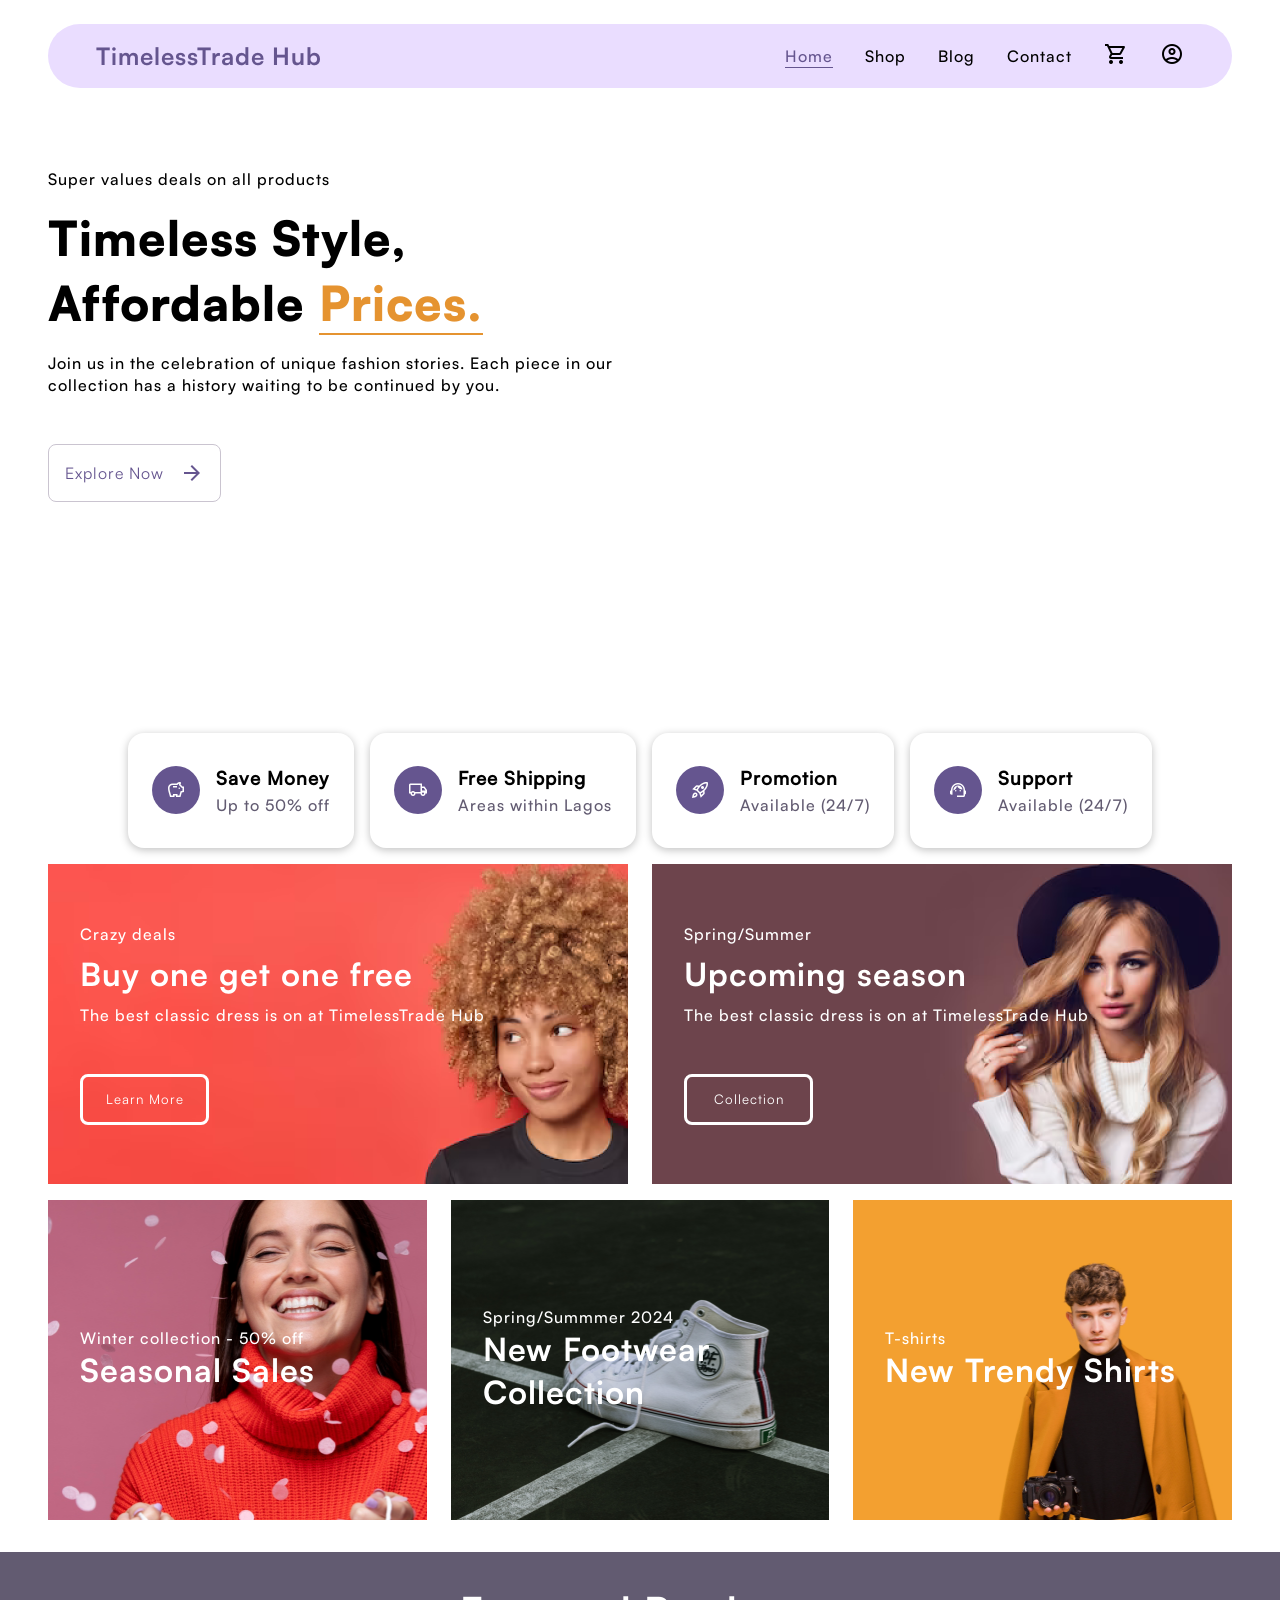
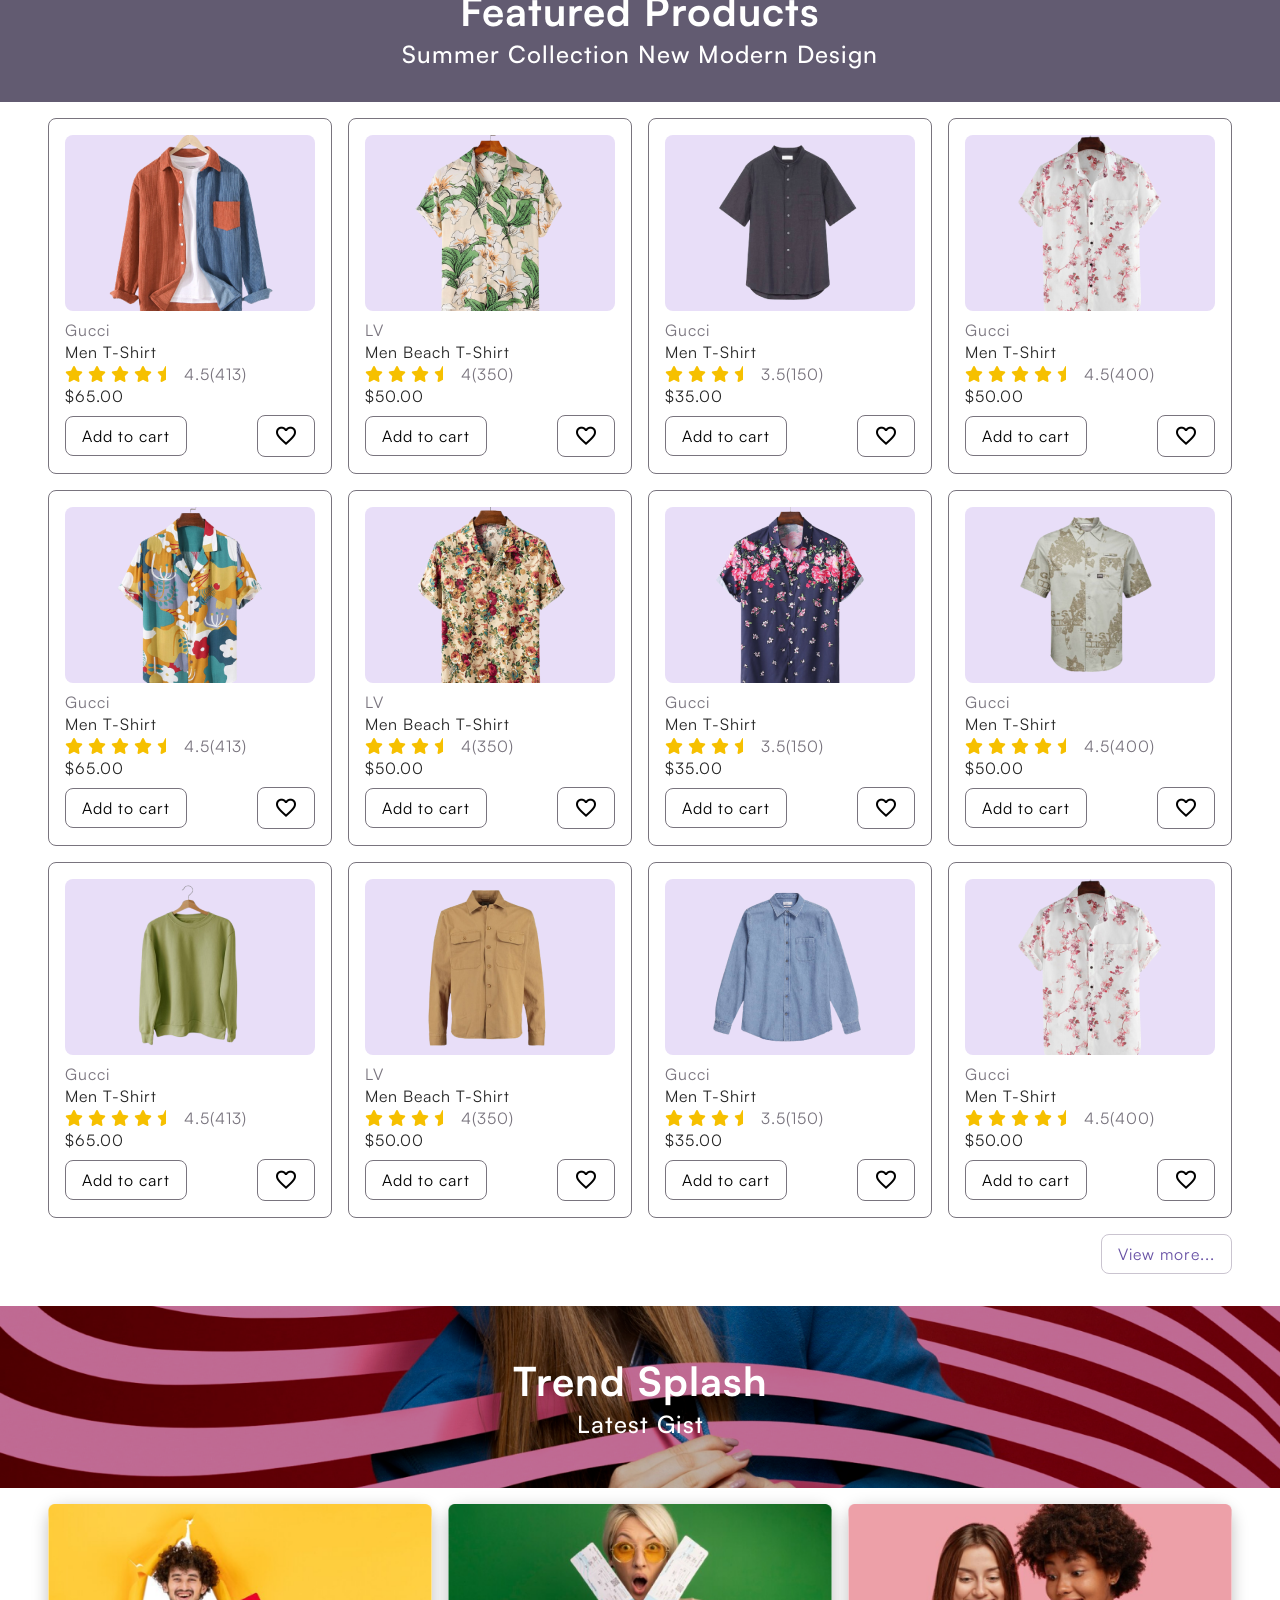
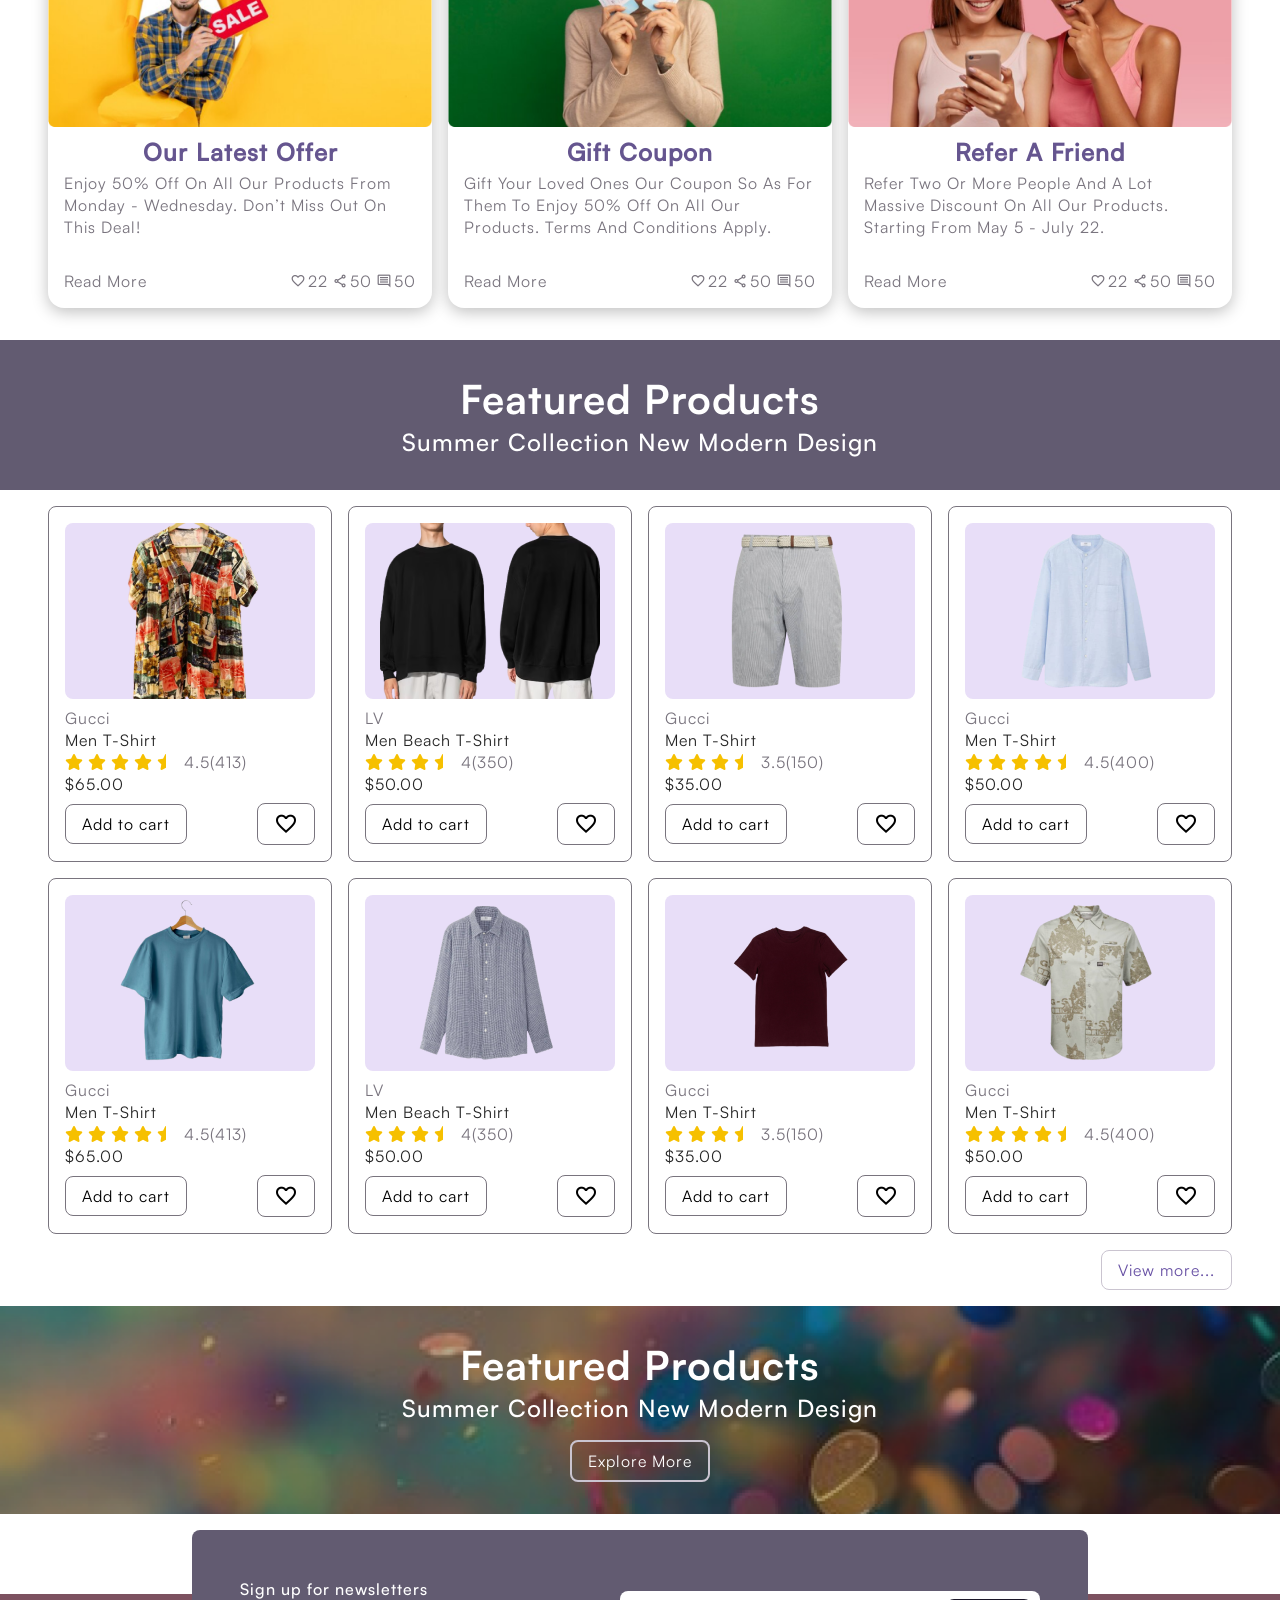
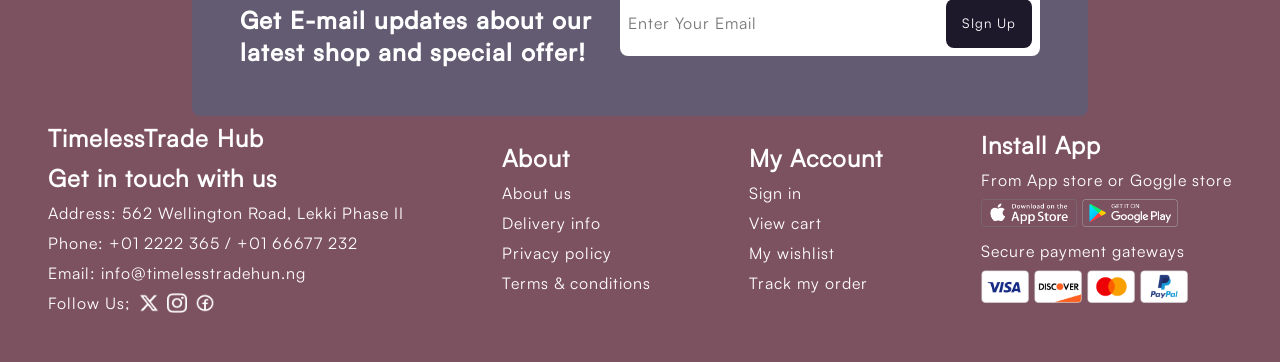
<file: index.html>
<!DOCTYPE html>
<html lang="en">
<head>
    <meta charset="UTF-8">
    <meta name="viewport" content="width=device-width, initial-scale=1.0">
    <link rel="stylesheet" href="https://fonts.googleapis.com/css2?family=Material+Symbols+Outlined:opsz,wght,FILL,GRAD@20..48,100..700,0..1,-50..200" />
    <link rel="stylesheet" href="https://cdnjs.cloudflare.com/ajax/libs/font-awesome/6.6.0/css/all.min.css" integrity="sha512-Kc323vGBEqzTmouAECnVceyQqyqdsSiqLQISBL29aUW4U/M7pSPA/gEUZQqv1cwx4OnYxTxve5UMg5GT6L4JJg==" crossorigin="anonymous" referrerpolicy="no-referrer" />
    <link rel="stylesheet" href="./style.css">
    <title>TimelessTrade Hub</title>
</head>
<body>
    <section class="header-sec">
        <div class="header">
            <h1>TimelessTrade Hub</h1>
            <div class="link">
                <a href="./index.html" id="home">Home</a>
                <a href="./shop.html">Shop</a>
                <a href="./blog.html">Blog</a>
                <a href="./content.html">Contact</a>
                <a href="./cart.html"><i class="material-symbols-outlined">shopping_cart</i></a>
                <!-- <a href="./login.html"><i class="material-symbols-outlined">login</i></a> -->
                <a href="./login.html"><i class="material-symbols-outlined">account_circle</i></a>
                <!-- <a href="./signup.html"><div class="sign-up">Sign up</div></a> -->
            </div>
        </div>
    </section>

    <section class="hero-sec">    
        <div class="hero">
            <div class="hero-side">
                <div class="text">
                    <p>Super values deals on all products</p>
                    <h1>Timeless Style, Affordable <span>Prices.</span></h1>
                    <p>Join us in the celebration of unique fashion stories. Each piece in our collection has a history waiting to be continued by you.</p>
                </div>
                <a href="./shop.html">
                    <button class="explore-button">Explore Now <i class="material-symbols-outlined">
                        arrow_forward
                        </i></button>
                </a> 
            </div>
            <div class="hero-side2">
                 <img src="./images/new hero img.png" alt="hero-img">
            </div>
        </div>
        <div class="hero-cont">
            <div class="card">
                <div class="short-card">
                    <div class="icon">
                        <i class="material-symbols-outlined">savings</i>
                    </div>
                    <div class="text">
                        <h3>Save Money</h3>
                        <p>Up to 50% off</p>
                    </div>
                </div>
                <div class="short-card">
                    <div class="icon">
                        <i class="material-symbols-outlined">
                            local_shipping</i>
                    </div>
                    <div class="text">
                        <h3>Free Shipping</h3>
                        <p>Areas within Lagos</p>
                    </div>
                </div>
                <div class="short-card">
                    <div class="icon">
                        <i class="material-symbols-outlined">
                            rocket_launch</i>
                    </div>
                    <div class="text">
                        <h3>Promotion</h3>
                        <p>Available (24/7)</p>
                    </div>
                </div>
                <div class="short-card">
                    <div class="icon">
                        <i class="material-symbols-outlined">
                            support_agent</i>
                    </div>
                    <div class="text">
                        <h3>Support</h3>
                        <p>Available (24/7)</p>
                    </div>
                </div>
            </div>
            <div class="deal-card1">
                <div class="crazy-deal">
                    <div class="crazy-deal-text">
                        <p>Crazy deals</p>
                        <h1>Buy one get one free</h1>
                        <p>The best classic dress is on at TimelessTrade Hub</p>
                    </div>
                    <button>Learn More</button>
                </div>
                <div class="spring">
                    <div class="spring-text">
                        <p>Spring/Summer</p>
                        <h1>Upcoming season</h1>
                        <p>The best classic dress is on at TimelessTrade Hub</p>
                    </div>
                    <button>Collection</button>
                </div>
            </div>
            <div class="deal-card2">
                <div class="winter">
                    <p>Winter collection - 50% off</p>
                    <h1>Seasonal Sales</h1>
                </div>
                <div class="footwear">
                    <p>Spring/Summmer 2024</p>
                    <h1>New Footwear Collection</h1>
                </div>
                <div class="t-shirts">
                    <p>T-shirts</p>
                    <h1>New Trendy Shirts</h1>
                </div>
            </div>
        </div>
    </section>

    <section class="featured-sec">
        <div class="featured">
            <h1>Featured Products</h1>
            <p>Summer Collection New Modern Design</p>
        </div>
        <div class="product-cards">
            <div class="product">
                
                    <div class="img">
                        <img src="./images/f61.png" alt="f6 1" class="imgg">
                    </div>
                
                
                    <div class="product-details">
                        <p class="brand">Gucci</p>
                        <p>Men T-Shirt</p>
                        <div class="star-rate">
                            <div class="star">
                                <i class="fa fa-star" aria-hidden="true"></i>
                                <i class="fa fa-star" aria-hidden="true"></i>
                                <i class="fa fa-star" aria-hidden="true"></i>
                                <i class="fa fa-star" aria-hidden="true"></i>
                                <i class="fa fa-star-half" aria-hidden="true"></i>
                            </div>
                            <div class="rate">
                                <p>4.5(413)</p>
                            </div>
                        </div>
                        <p>$65.00</p>
                    </div>
                     
                <div class="cart-like">
                    <div class="cart">Add to cart</div>
                    <div class="added">Added <span class="material-symbols-outlined">check_box</span></div>
                    <div class="like"><i class="material-symbols-outlined">
                        favorite</i></div>
                </div>
            </div>
            <div class="product">
                
                    <div class="img">
                        <img src="./images/f2 1.png" alt="f2 1" class="imgg">
                    </div>
                
                
                    <div class="product-details">
                        <p class="brand">LV</p>
                        <p>Men Beach T-Shirt</p>
                        <div class="star-rate">
                            <div class="star">
                                <i class="fa fa-star" aria-hidden="true"></i>
                                <i class="fa fa-star" aria-hidden="true"></i>
                                <i class="fa fa-star" aria-hidden="true"></i>
                                <i class="fa fa-star-half" aria-hidden="true"></i>
                            </div>
                            <div class="rate">
                                <p>4(350)</p>
                            </div>
                        </div>
                        <p>$50.00</p>
                    </div>
                   
                <div class="cart-like">
                    <div class="cart">Add to cart</div>
                    <div class="added">Added <span class="material-symbols-outlined">check_box</span></div>
                    <div class="like"><i class="material-symbols-outlined">
                        favorite</i></div>
                </div>
            </div>
            <div class="product">
                
                    <div class="img">
                        <img src="./images/n8 1.png" alt="n8 1" class="imgg">
                    </div>
                
                
                    <div class="product-details">
                        <p class="brand">Gucci</p>
                        <p>Men T-Shirt</p>
                        <div class="star-rate">
                            <div class="star">
                                <i class="fa fa-star" aria-hidden="true"></i>
                                <i class="fa fa-star" aria-hidden="true"></i>
                                <i class="fa fa-star" aria-hidden="true"></i>
                                <i class="fa fa-star-half" aria-hidden="true"></i>
                            </div>
                            <div class="rate">
                                <p>3.5(150)</p>
                            </div>
                        </div>
                        <p>$35.00</p>
                    </div>
                

                <div class="cart-like">
                    <div class="cart">Add to cart</div>
                    <div class="added">Added <span class="material-symbols-outlined">check_box</span></div>
                    <div class="like"><i class="material-symbols-outlined">
                        favorite</i></div>
                </div>
            </div>
            <div class="product">
                
                    <div class="img">
                        <img src="./images/f4 1.png" alt="f4 1" class="imgg">
                    </div>
                
                
                    <div class="product-details">
                        <p class="brand">Gucci</p>
                        <p>Men T-Shirt</p>
                        <div class="star-rate">
                            <div class="star">
                                <i class="fa fa-star" aria-hidden="true"></i>
                                <i class="fa fa-star" aria-hidden="true"></i>
                                <i class="fa fa-star" aria-hidden="true"></i>
                                <i class="fa fa-star" aria-hidden="true"></i>
                                <i class="fa fa-star-half" aria-hidden="true"></i>
                            </div>
                            <div class="rate">
                                <p>4.5(400)</p>
                            </div>
                        </div>
                        <p>$50.00</p>
                    </div>
                

                <div class="cart-like">
                    <div class="cart">Add to cart</div>
                    <div class="added">Added <span class="material-symbols-outlined">check_box</span></div>
                    <div class="like"><i class="material-symbols-outlined">
                        favorite</i></div>
                </div>
            </div>
        </div>
        <div class="product-cards">
            <div class="product">
                
                    <div class="img">
                        <img src="./images/f1 1.png" alt="f6 1" class="imgg">
                    </div>
                
                
                    <div class="product-details">
                        <p class="brand">Gucci</p>
                        <p>Men T-Shirt</p>
                        <div class="star-rate">
                            <div class="star">
                                <i class="fa fa-star" aria-hidden="true"></i>
                                <i class="fa fa-star" aria-hidden="true"></i>
                                <i class="fa fa-star" aria-hidden="true"></i>
                                <i class="fa fa-star" aria-hidden="true"></i>
                                <i class="fa fa-star-half" aria-hidden="true"></i>
                            </div>
                            <div class="rate">
                                <p>4.5(413)</p>
                            </div>
                        </div>
                        <p>$65.00</p>
                    </div>
                
                <div class="cart-like">
                    <div class="cart">Add to cart</div>
                    <div class="added">Added <span class="material-symbols-outlined">check_box</span></div>
                    <div class="like"><i class="material-symbols-outlined">
                        favorite</i></div>
                </div>
            </div>
            <div class="product">
                
                    <div class="img">
                        <img src="./images/f3 1.png" alt="f2 1" class="imgg">
                    </div>
                
                
                    <div class="product-details">
                        <p class="brand">LV</p>
                        <p>Men Beach T-Shirt</p>
                        <div class="star-rate">
                            <div class="star">
                                <i class="fa fa-star" aria-hidden="true"></i>
                                <i class="fa fa-star" aria-hidden="true"></i>
                                <i class="fa fa-star" aria-hidden="true"></i>
                                <i class="fa fa-star-half" aria-hidden="true"></i>
                            </div>
                            <div class="rate">
                                <p>4(350)</p>
                            </div>
                        </div>
                        <p>$50.00</p>
                    </div>
                
                <div class="cart-like">
                    <div class="cart">Add to cart</div>
                    <div class="added">Added <span class="material-symbols-outlined">check_box</span></div>
                    <div class="like"><i class="material-symbols-outlined">
                        favorite</i></div>
                </div>
            </div>
            <div class="product">
                
                    <div class="img">
                        <img src="./images/f5 1.png" alt="n8 1" class="imgg">
                    </div>
                
                
                    <div class="product-details">
                        <p class="brand">Gucci</p>
                        <p>Men T-Shirt</p>
                        <div class="star-rate">
                            <div class="star">
                                <i class="fa fa-star" aria-hidden="true"></i>
                                <i class="fa fa-star" aria-hidden="true"></i>
                                <i class="fa fa-star" aria-hidden="true"></i>
                                <i class="fa fa-star-half" aria-hidden="true"></i>
                            </div>
                            <div class="rate">
                                <p>3.5(150)</p>
                            </div>
                        </div>
                        <p>$35.00</p>
                    </div>
                
                <div class="cart-like">
                    <div class="cart">Add to cart</div>
                    <div class="added">Added <span class="material-symbols-outlined">check_box</span></div>
                    <div class="like"><i class="material-symbols-outlined">
                        favorite</i></div>
                </div>
            </div>
            <div class="product">
                
                    <div class="img">
                        <img src="./images/n4 1.png" alt="f4 1" class="imgg">
                    </div>
                
                
                    <div class="product-details">
                        <p class="brand">Gucci</p>
                        <p>Men T-Shirt</p>
                        <div class="star-rate">
                            <div class="star">
                                <i class="fa fa-star" aria-hidden="true"></i>
                                <i class="fa fa-star" aria-hidden="true"></i>
                                <i class="fa fa-star" aria-hidden="true"></i>
                                <i class="fa fa-star" aria-hidden="true"></i>
                                <i class="fa fa-star-half" aria-hidden="true"></i>
                            </div>
                            <div class="rate">
                                <p>4.5(400)</p>
                            </div>
                        </div>
                        <p>$50.00</p>
                    </div>
                
                <div class="cart-like">
                    <div class="cart">Add to cart</div>
                    <div class="added">Added <span class="material-symbols-outlined">check_box</span></div>
                    <div class="like"><i class="material-symbols-outlined">
                        favorite</i></div>
                </div>
            </div>
        </div>
        <div class="product-cards">
            <div class="product">
                
                    <div class="img">
                        <img src="./images/Green front sweater.png" alt="f6 1" class="imgg">
                    </div>
                
                
                    <div class="product-details">
                        <p class="brand">Gucci</p>
                        <p>Men T-Shirt</p>
                        <div class="star-rate">
                            <div class="star">
                                <i class="fa fa-star" aria-hidden="true"></i>
                                <i class="fa fa-star" aria-hidden="true"></i>
                                <i class="fa fa-star" aria-hidden="true"></i>
                                <i class="fa fa-star" aria-hidden="true"></i>
                                <i class="fa fa-star-half" aria-hidden="true"></i>
                            </div>
                            <div class="rate">
                                <p>4.5(413)</p>
                            </div>
                        </div>
                        <p>$65.00</p>
                    </div>
                               
                <div class="cart-like">
                    <div class="cart">Add to cart</div>
                    <div class="added">Added <span class="material-symbols-outlined">check_box</span></div>
                    <div class="like"><i class="material-symbols-outlined">
                        favorite</i></div>
                </div>
            </div>
            <div class="product">
                
                    <div class="img">
                        <img src="./images/n7 1.png" alt="f2 1" class="imgg">
                    </div>
                
                
                    <div class="product-details">
                        <p class="brand">LV</p>
                        <p>Men Beach T-Shirt</p>
                        <div class="star-rate">
                            <div class="star">
                                <i class="fa fa-star" aria-hidden="true"></i>
                                <i class="fa fa-star" aria-hidden="true"></i>
                                <i class="fa fa-star" aria-hidden="true"></i>
                                <i class="fa fa-star-half" aria-hidden="true"></i>
                            </div>
                            <div class="rate">
                                <p>4(350)</p>
                            </div>
                        </div>
                        <p>$50.00</p>
                    </div>
                
                <div class="cart-like">
                    <div class="cart">Add to cart</div>
                    <div class="added">Added <span class="material-symbols-outlined">check_box</span></div>
                    <div class="like"><i class="material-symbols-outlined">
                        favorite</i></div>
                </div>
            </div>
            <div class="product">
                
                    <div class="img">
                        <img src="./images/n5 1.png" alt="n8 1" class="imgg">
                    </div>
            
                
                    <div class="product-details">
                        <p class="brand">Gucci</p>
                        <p>Men T-Shirt</p>
                        <div class="star-rate">
                            <div class="star">
                                <i class="fa fa-star" aria-hidden="true"></i>
                                <i class="fa fa-star" aria-hidden="true"></i>
                                <i class="fa fa-star" aria-hidden="true"></i>
                                <i class="fa fa-star-half" aria-hidden="true"></i>
                            </div>
                            <div class="rate">
                                <p>3.5(150)</p>
                            </div>
                        </div>
                        <p>$35.00</p>
                    </div>
                
                <div class="cart-like">
                    <div class="cart">Add to cart</div>
                    <div class="added">Added <span class="material-symbols-outlined">check_box</span></div>
                    <div class="like"><i class="material-symbols-outlined">
                        favorite</i></div>
                </div>
            </div>
            <div class="product">
                
                    <div class="img">
                        <img src="./images/f4 1.png" alt="f4 1">
                    </div>
                
                
                    <div class="product-details">
                        <p class="brand">Gucci</p>
                        <p>Men T-Shirt</p>
                        <div class="star-rate">
                            <div class="star">
                                <i class="fa fa-star" aria-hidden="true"></i>
                                <i class="fa fa-star" aria-hidden="true"></i>
                                <i class="fa fa-star" aria-hidden="true"></i>
                                <i class="fa fa-star" aria-hidden="true"></i>
                                <i class="fa fa-star-half" aria-hidden="true"></i>
                            </div>
                            <div class="rate">
                                <p>4.5(400)</p>
                            </div>
                        </div>
                        <p>$50.00</p>
                    </div>
                
                <div class="cart-like">
                    <div class="cart">Add to cart</div>
                    <div class="added">Added <span class="material-symbols-outlined">check_box</span></div>
                    <div class="like"><i class="material-symbols-outlined">
                        favorite</i></div>
                </div>
            </div>
        </div>
        <div class="view">
            <a href="./shop.html">
                <div class="view-more">
                    View more...
                </div>
            </a>  
        </div>
    </section>

    <section class="trend-sec">
        <div class="trend">
            <h1>Trend Splash</h1>
            <p>Latest Gist</p>
        </div>
        <div class="ads-cards">
            <div class="ads">
                <div class="top">
                    <div class="img">
                        <img src="./images/Rectangle 4.png" alt="">
                    </div>
                    <div class="text">
                        <h2>Our Latest Offer</h2>
                    </div>
                    <div class="details">
                        <p>Enjoy 50% Off On All Our Products From Monday - Wednesday. Don’t Miss Out On This Deal!</p>
                    </div>
                </div>
                
                <div class="more">
                    <div class="read">
                        <p>Read More</p>
                    </div>
                    <div class="icons">
                        <div class="individual">
                            <i class="material-symbols-outlined">favorite</i>
                            <p>22</p>
                        </div>
                        <div class="individual">
                            <i class="material-symbols-outlined">share</i>
                            <p>50</p>
                        </div>
                        <div class="individual">
                            <i class="material-symbols-outlined">comment</i>
                            <p>50</p>
                        </div>
                    </div>
                </div>
            </div>
            
            <div class="ads">
                <div class="top">
                    <div class="img">
                        <img src="./images/Rectangle 4(1).png" alt="">
                    </div>
                    <div class="text">
                        <h2>Gift Coupon </h2>
                    </div>
                    <div class="details">
                        <p>Gift Your Loved Ones Our Coupon So As For Them To Enjoy 50% Off On All Our Products. Terms And Conditions Apply.</p>
                    </div>
                </div>
                
                <div class="more">
                    <div class="read">
                        <p>Read More</p>
                    </div>
                    <div class="icons">
                        <div class="individual">
                            <i class="material-symbols-outlined">favorite</i>
                            <p>22</p>
                        </div>
                        <div class="individual">
                            <i class="material-symbols-outlined">share</i>
                            <p>50</p>
                        </div>
                        <div class="individual">
                            <i class="material-symbols-outlined">comment</i>
                            <p>50</p>
                        </div>
                    </div>
                </div>
            </div>

            <div class="ads">
                <div class="top">
                    <div class="img">
                        <img src="./images/Rectangle 4(2).png" alt="">
                    </div>
                    <div class="text">
                        <h2>Refer A Friend</h2>
                    </div>
                    <div class="details">
                        <p>Refer Two Or More People And A Lot Massive Discount On All Our Products. Starting From May 5 - July 22.</p>
                    </div>
                </div>
                
                <div class="more">
                    <div class="read">
                        <p>Read More</p>
                    </div>
                    <div class="icons">
                        <div class="individual">
                            <i class="material-symbols-outlined">favorite</i>
                            <p>22</p>
                        </div>
                        <div class="individual">
                            <i class="material-symbols-outlined">share</i>
                            <p>50</p>
                        </div>
                        <div class="individual">
                            <i class="material-symbols-outlined">comment</i>
                            <p>50</p>
                        </div>
                    </div>
                </div>
            </div>

        </div>
    </section>

    <section class="new-arrival-sec">
        <div class="new-arrival">
            <h1>Featured Products</h1>
            <p>Summer Collection New Modern Design</p>
        </div>
        <div class="product-cards">
            <div class="product">
                
                    <div class="img">
                        <img src="./images/Trendy top design mockup presented on wooden hanger.png" alt="f6 1" class="imgg">
                    </div>
                
                
                    <div class="product-details">
                        <p class="brand">Gucci</p>
                        <p>Men T-Shirt</p>
                        <div class="star-rate">
                            <div class="star">
                                <i class="fa fa-star" aria-hidden="true"></i>
                                <i class="fa fa-star" aria-hidden="true"></i>
                                <i class="fa fa-star" aria-hidden="true"></i>
                                <i class="fa fa-star" aria-hidden="true"></i>
                                <i class="fa fa-star-half" aria-hidden="true"></i>
                            </div>
                            <div class="rate">
                                <p>4.5(413)</p>
                            </div>
                        </div>
                        <p>$65.00</p>
                    </div>
                  
                <div class="cart-like">
                    <div class="cart">Add to cart</div>
                    <div class="added">Added <span class="material-symbols-outlined">check_box</span></div>
                    <div class="like"><i class="material-symbols-outlined">
                        favorite</i></div>
                </div>
            </div>
            <div class="product">
                
                    <div class="img">
                        <img src="./images/Black sweater apparel shoot with design space.png" alt="f2 1" class="imgg">
                    </div>
                
                
                    <div class="product-details">
                        <p class="brand">LV</p>
                        <p>Men Beach T-Shirt</p>
                        <div class="star-rate">
                            <div class="star">
                                <i class="fa fa-star" aria-hidden="true"></i>
                                <i class="fa fa-star" aria-hidden="true"></i>
                                <i class="fa fa-star" aria-hidden="true"></i>
                                <i class="fa fa-star-half" aria-hidden="true"></i>
                            </div>
                            <div class="rate">
                                <p>4(350)</p>
                            </div>
                        </div>
                        <p>$50.00</p>
                    </div>
                     
                <div class="cart-like">
                    <div class="cart">Add to cart</div>
                    <div class="added">Added <span class="material-symbols-outlined">check_box</span></div>
                    <div class="like"><i class="material-symbols-outlined">
                        favorite</i></div>
                </div>
            </div>
            <div class="product">
                
                    <div class="img">
                        <img src="./images/n6 1.png" alt="n8 1" class="imgg">
                    </div>
                
                
                    <div class="product-details">
                        <p class="brand">Gucci</p>
                        <p>Men T-Shirt</p>
                        <div class="star-rate">
                            <div class="star">
                                <i class="fa fa-star" aria-hidden="true"></i>
                                <i class="fa fa-star" aria-hidden="true"></i>
                                <i class="fa fa-star" aria-hidden="true"></i>
                                <i class="fa fa-star-half" aria-hidden="true"></i>
                            </div>
                            <div class="rate">
                                <p>3.5(150)</p>
                            </div>
                        </div>
                        <p>$35.00</p>
                    </div>
                   
                <div class="cart-like">
                    <div class="cart">Add to cart</div>
                    <div class="added">Added <span class="material-symbols-outlined">check_box</span></div>
                    <div class="like"><i class="material-symbols-outlined">
                        favorite</i></div>
                </div>
            </div>
            <div class="product">
                
                    <div class="img">
                        <img src="./images/n1 1.png" alt="f4 1" class="imgg">
                    </div>
                
                
                    <div class="product-details">
                        <p class="brand">Gucci</p>
                        <p>Men T-Shirt</p>
                        <div class="star-rate">
                            <div class="star">
                                <i class="fa fa-star" aria-hidden="true"></i>
                                <i class="fa fa-star" aria-hidden="true"></i>
                                <i class="fa fa-star" aria-hidden="true"></i>
                                <i class="fa fa-star" aria-hidden="true"></i>
                                <i class="fa fa-star-half" aria-hidden="true"></i>
                            </div>
                            <div class="rate">
                                <p>4.5(400)</p>
                            </div>
                        </div>
                        <p>$50.00</p>
                    </div>
                
                <div class="cart-like">
                    <div class="cart">Add to cart</div>
                    <div class="added">Added <span class="material-symbols-outlined">check_box</span></div>
                    <div class="like"><i class="material-symbols-outlined">
                        favorite</i></div>
                </div>
            </div>
        </div>
        <div class="product-cards">
            <div class="product">
                
                    <div class="img">
                        <img src="./images/Blue t-shirt.png" alt="f6 1" class="imgg">
                    </div>
                
                
                    <div class="product-details">
                        <p class="brand">Gucci</p>
                        <p>Men T-Shirt</p>
                        <div class="star-rate">
                            <div class="star">
                                <i class="fa fa-star" aria-hidden="true"></i>
                                <i class="fa fa-star" aria-hidden="true"></i>
                                <i class="fa fa-star" aria-hidden="true"></i>
                                <i class="fa fa-star" aria-hidden="true"></i>
                                <i class="fa fa-star-half" aria-hidden="true"></i>
                            </div>
                            <div class="rate">
                                <p>4.5(413)</p>
                            </div>
                        </div>
                        <p>$65.00</p>
                    </div>
                
                <div class="cart-like">
                    <div class="cart">Add to cart</div>
                    <div class="added">Added <span class="material-symbols-outlined">check_box</span></div>
                    <div class="like"><i class="material-symbols-outlined">
                        favorite</i></div>
                </div>
            </div>
            <div class="product">
                
                    <div class="img">
                        <img src="./images/n2 1.png" alt="f2 1" class="imgg">
                    </div>
                
                
                    <div class="product-details">
                        <p class="brand">LV</p>
                        <p>Men Beach T-Shirt</p>
                        <div class="star-rate">
                            <div class="star">
                                <i class="fa fa-star" aria-hidden="true"></i>
                                <i class="fa fa-star" aria-hidden="true"></i>
                                <i class="fa fa-star" aria-hidden="true"></i>
                                <i class="fa fa-star-half" aria-hidden="true"></i>
                            </div>
                            <div class="rate">
                                <p>4(350)</p>
                            </div>
                        </div>
                        <p>$50.00</p>
                    </div>
                     
                <div class="cart-like">
                    <div class="cart">Add to cart</div>
                    <div class="added">Added <span class="material-symbols-outlined">check_box</span></div>
                    <div class="like"><i class="material-symbols-outlined">
                        favorite</i></div>
                </div>
            </div>
            <div class="product">
                
                    <div class="img">
                        <img src="./images/Dark red men's t-shirt on white background.png" alt="n8 1" class="imgg">
                    </div>
                
                
                    <div class="product-details">
                        <p class="brand">Gucci</p>
                        <p>Men T-Shirt</p>
                        <div class="star-rate">
                            <div class="star">
                                <i class="fa fa-star" aria-hidden="true"></i>
                                <i class="fa fa-star" aria-hidden="true"></i>
                                <i class="fa fa-star" aria-hidden="true"></i>
                                <i class="fa fa-star-half" aria-hidden="true"></i>
                            </div>
                            <div class="rate">
                                <p>3.5(150)</p>
                            </div>
                        </div>
                        <p>$35.00</p>
                    </div>
                
                <div class="cart-like">
                    <div class="cart">Add to cart</div>
                    <div class="added">Added <span class="material-symbols-outlined">check_box</span></div>
                    <div class="like"><i class="material-symbols-outlined">
                        favorite</i></div>
                </div>
            </div>
            <div class="product">
                
                    <div class="img">
                        <img src="./images/n4 1.png" alt="f4 1" class="imgg">
                    </div>
                
                
                    <div class="product-details">
                        <p class="brand">Gucci</p>
                        <p>Men T-Shirt</p>
                        <div class="star-rate">
                            <div class="star">
                                <i class="fa fa-star" aria-hidden="true"></i>
                                <i class="fa fa-star" aria-hidden="true"></i>
                                <i class="fa fa-star" aria-hidden="true"></i>
                                <i class="fa fa-star" aria-hidden="true"></i>
                                <i class="fa fa-star-half" aria-hidden="true"></i>
                            </div>
                            <div class="rate">
                                <p>4.5(400)</p>
                            </div>
                        </div>
                        <p>$50.00</p>
                    </div>
                
                <div class="cart-like">
                    <div class="cart">Add to cart</div>
                    <div class="added">Added <span class="material-symbols-outlined">check_box</span></div>
                    <div class="like"><i class="material-symbols-outlined">
                        favorite</i></div>
                </div>
            </div>
        </div>
        <div class="view">
            <a href="./shop.html">
                <div class="view-more">
                    View more...
                </div>
            </a>
        </div>
        <div class="repair">
            <div class="repair-text">
                <h1>Featured Products</h1>
                <p>Summer Collection New Modern Design</p>
            </div>
            <a href="./shop.html">
                <div class="view-more">
                    Explore More
                </div>
            </a>

        </div>
    </section>

    <section class="bottom-sec">
        <div class="bottom-top">
            <div class="top">
                <p>Sign up for newsletters</p>
                <h2>Get E-mail updates about our latest shop and special offer!</h2>
            </div>
            <div class="input">
                <input type="email" placeholder="Enter Your Email" name="emai" id="email" required>
                <button type="submit">SIgn Up</button>
            </div>
        </div>
        <div class="bottom">
            <div class="bottom1">
                <h1>TimelessTrade Hub</h1>
                <h2>Get in touch with us</h2>
                <p>Address: 562 Wellington Road, Lekki Phase II</p>
                <p>Phone: +01 2222 365 / +01 66677 232</p>
                <p>Email: info@timelesstradehun.ng</p>
                <div class="follow">
                    <p>Follow Us;</p>
                    <img src="./images/ri_twitter-x-fill.png" alt="">
                    <img src="./images/fontisto_instagram.png" alt="">
                    <img src="./images/humbleicons_brand-facebook.png" alt="">
                </div>
                
            </div>
            <div class="bottom2">
                <h2>About</h2>
                <p>About us</p>
                <p>Delivery info</p>
                <p>Privacy policy</p>
                <p>Terms & conditions</p>
            </div>
            <div class="bottom3">
                <h2>My Account</h2>
                <p>Sign in</p>
                <p>View cart</p>
                <p>My wishlist</p>
                <p>Track my order</p>
            </div>
            <div class="bottom4">
                <h2>Install App</h2>
                <p>From App store or Goggle store</p>
                <div class="store">
                    <img src="./images/App Store.png" alt="">
                    <img src="./images/Group.png" alt="">
                </div>
                <p>Secure payment gateways</p>
                <div class="pay-cards">
                    <img src="./images/Visa.png" alt="">
                    <img src="./images/Discover.png" alt="">
                    <img src="./images/Mastercard.png" alt="">
                    <img src="./images/PayPal.png" alt="">
                </div>
            </div>
        </div>
    </section>


    <script src="./home.js" type="module"></script>
</body>
</html>
</file>
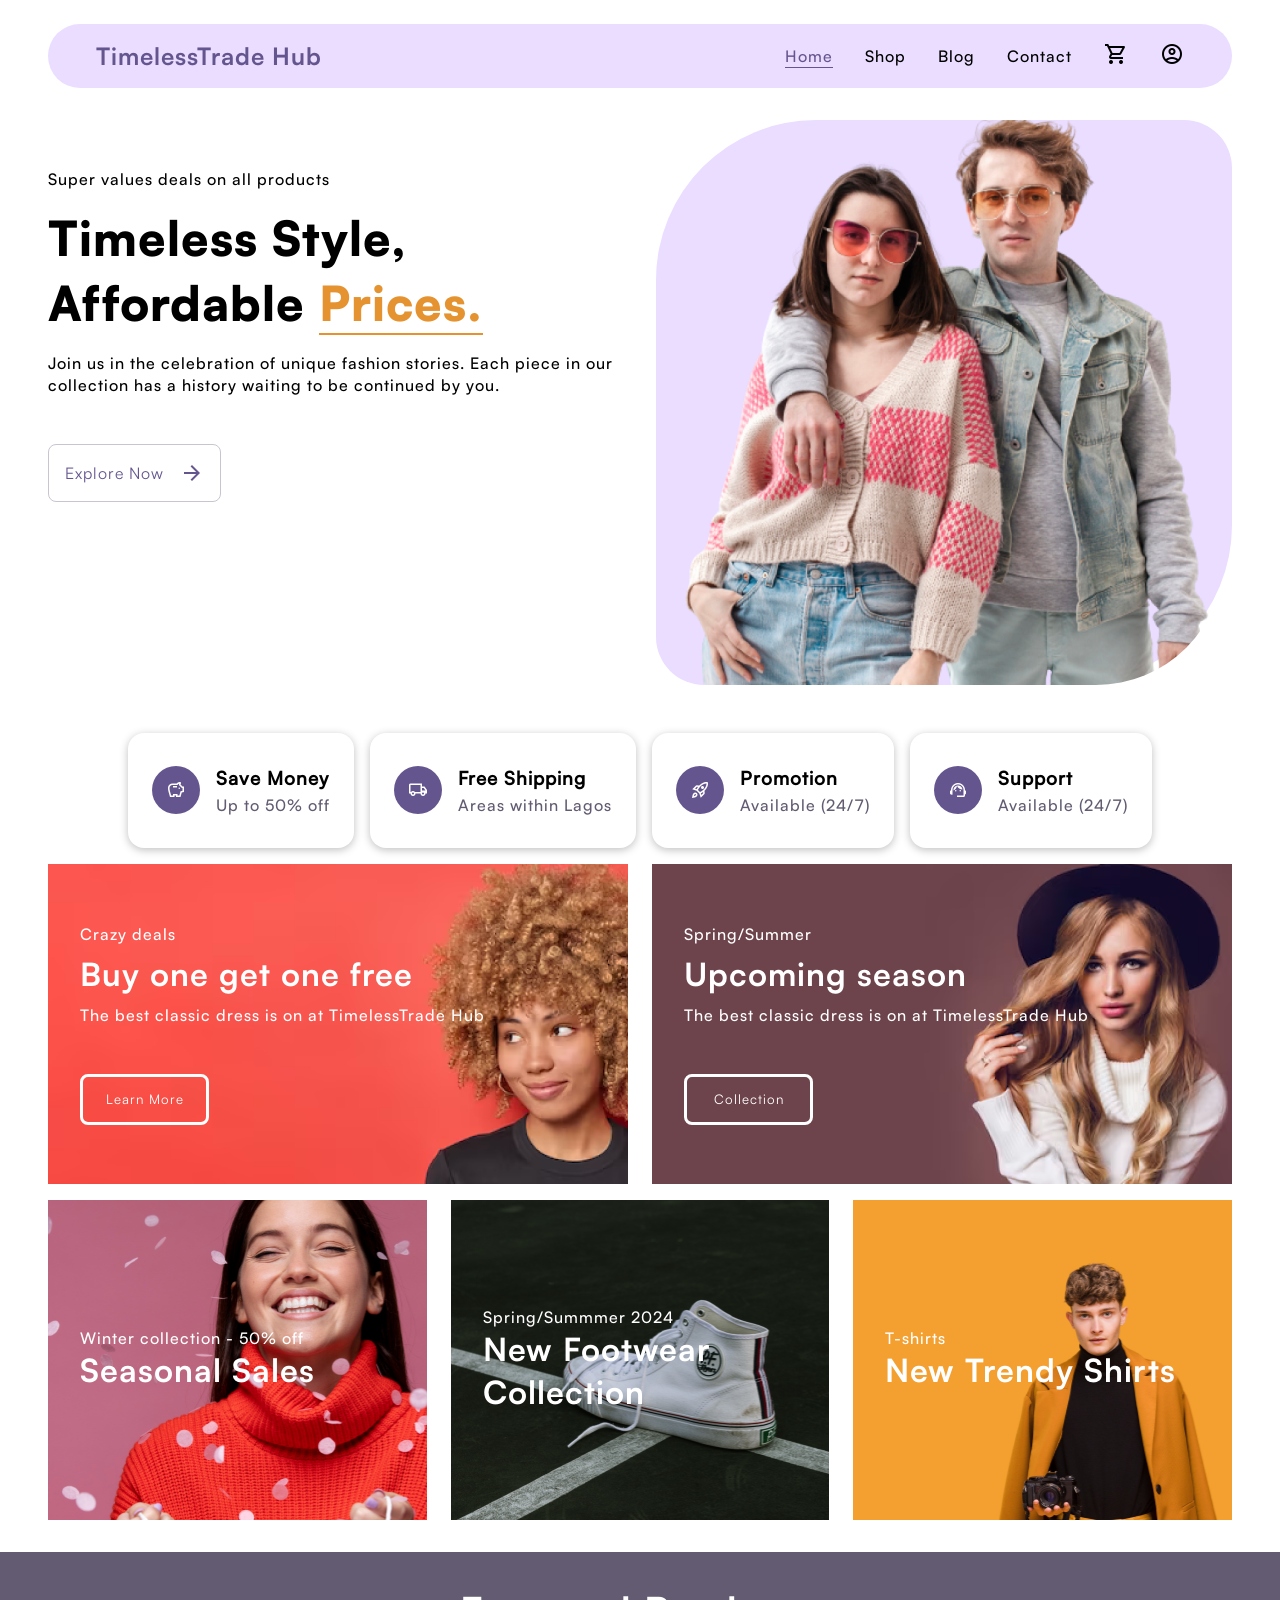
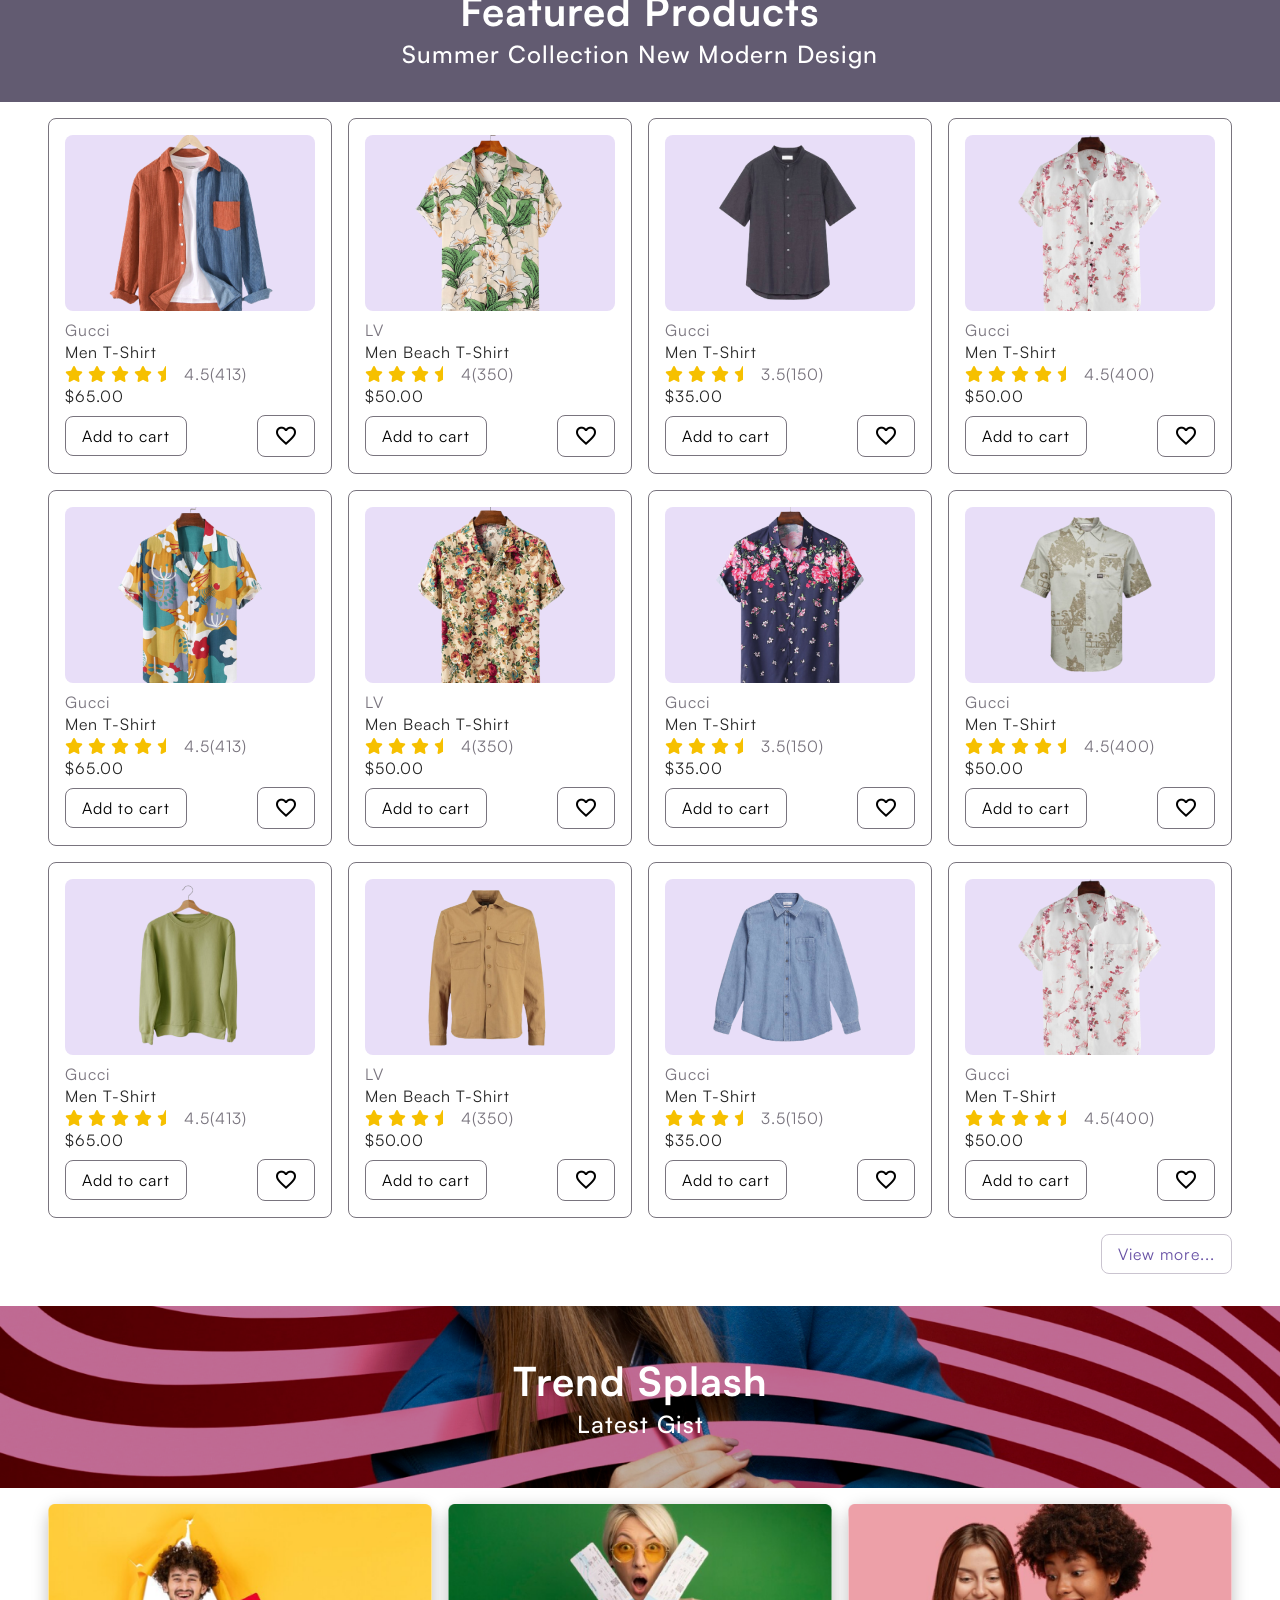
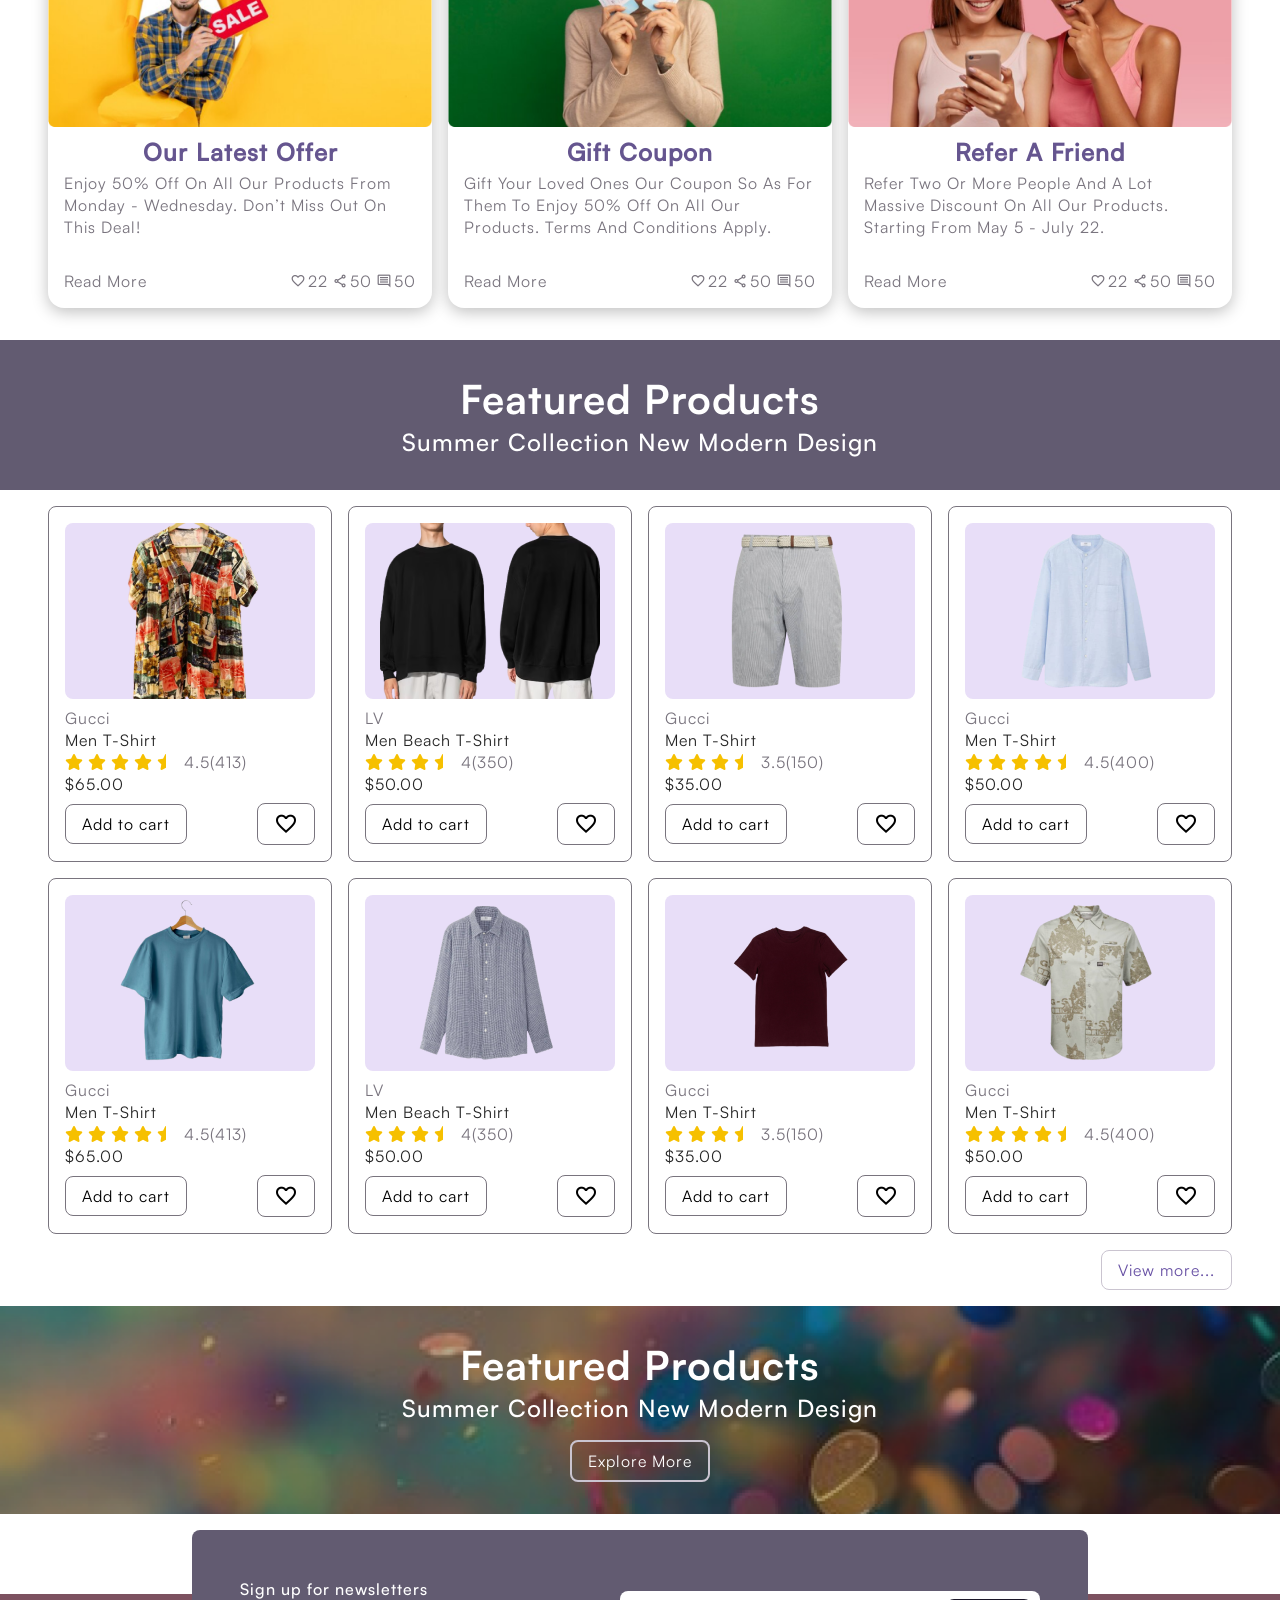
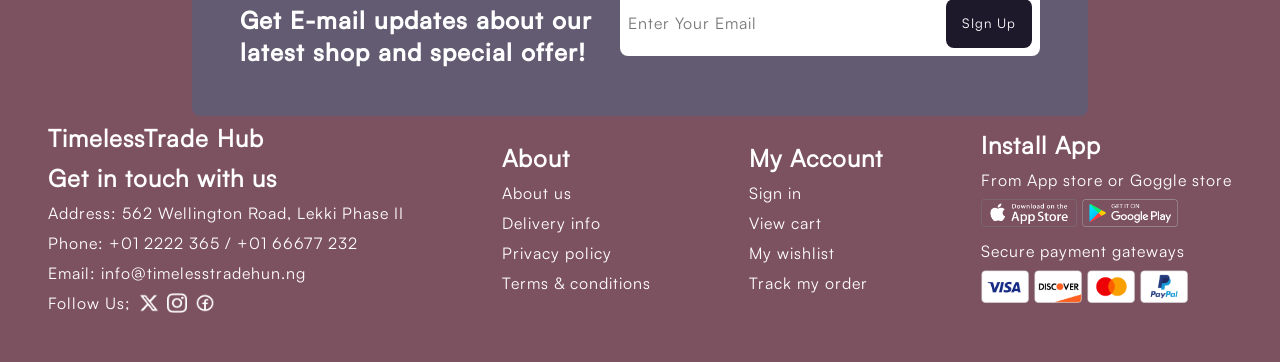
<file: home.html>
<!DOCTYPE html>
<html lang="en">
<head>
    <meta charset="UTF-8">
    <meta name="viewport" content="width=device-width, initial-scale=1.0">
    <link rel="stylesheet" href="https://fonts.googleapis.com/css2?family=Material+Symbols+Outlined:opsz,wght,FILL,GRAD@20..48,100..700,0..1,-50..200" />
    <link rel="stylesheet" href="https://cdnjs.cloudflare.com/ajax/libs/font-awesome/6.6.0/css/all.min.css" integrity="sha512-Kc323vGBEqzTmouAECnVceyQqyqdsSiqLQISBL29aUW4U/M7pSPA/gEUZQqv1cwx4OnYxTxve5UMg5GT6L4JJg==" crossorigin="anonymous" referrerpolicy="no-referrer" />
    <link rel="stylesheet" href="./home.css">
    <title>TimelessTrade Hub</title>
</head>
<body>
    <section class="header-sec">
        <div class="header">
            <h1>TimelessTrade Hub</h1>
            <div class="link">
                <a href="./home.html" id="home">Home</a>
                <a href="./shop.html">Shop</a>
                <a href="./blog.html">Blog</a>
                <a href="./content.html">Contact</a>
                <a href="./cart.html"><i class="material-symbols-outlined">shopping_cart</i></a>
                <!-- <a href="./login.html"><i class="material-symbols-outlined">login</i></a> -->
                <a href="./login.html"><i class="material-symbols-outlined">account_circle</i></a>
                <!-- <a href="./signup.html"><div class="sign-up">Sign up</div></a> -->
            </div>
        </div>
    </section>

    <section class="hero-sec">    
        <div class="hero">
            <div class="hero-side">
                <div class="text">
                    <p>Super values deals on all products</p>
                    <h1>Timeless Style, Affordable <span>Prices.</span></h1>
                    <p>Join us in the celebration of unique fashion stories. Each piece in our collection has a history waiting to be continued by you.</p>
                </div>
                <a href="./shop.html">
                    <button class="explore-button">Explore Now <i class="material-symbols-outlined">
                        arrow_forward
                        </i></button>
                </a> 
            </div>
            <div class="hero-side2">
                 <img src="./images/new hero img.png" alt="hero-img">
            </div>
        </div>
        <div class="hero-cont">
            <div class="card">
                <div class="short-card">
                    <div class="icon">
                        <i class="material-symbols-outlined">savings</i>
                    </div>
                    <div class="text">
                        <h3>Save Money</h3>
                        <p>Up to 50% off</p>
                    </div>
                </div>
                <div class="short-card">
                    <div class="icon">
                        <i class="material-symbols-outlined">
                            local_shipping</i>
                    </div>
                    <div class="text">
                        <h3>Free Shipping</h3>
                        <p>Areas within Lagos</p>
                    </div>
                </div>
                <div class="short-card">
                    <div class="icon">
                        <i class="material-symbols-outlined">
                            rocket_launch</i>
                    </div>
                    <div class="text">
                        <h3>Promotion</h3>
                        <p>Available (24/7)</p>
                    </div>
                </div>
                <div class="short-card">
                    <div class="icon">
                        <i class="material-symbols-outlined">
                            support_agent</i>
                    </div>
                    <div class="text">
                        <h3>Support</h3>
                        <p>Available (24/7)</p>
                    </div>
                </div>
            </div>
            <div class="deal-card1">
                <div class="crazy-deal">
                    <div class="crazy-deal-text">
                        <p>Crazy deals</p>
                        <h1>Buy one get one free</h1>
                        <p>The best classic dress is on at TimelessTrade Hub</p>
                    </div>
                    <button>Learn More</button>
                </div>
                <div class="spring">
                    <div class="spring-text">
                        <p>Spring/Summer</p>
                        <h1>Upcoming season</h1>
                        <p>The best classic dress is on at TimelessTrade Hub</p>
                    </div>
                    <button>Collection</button>
                </div>
            </div>
            <div class="deal-card2">
                <div class="winter">
                    <p>Winter collection - 50% off</p>
                    <h1>Seasonal Sales</h1>
                </div>
                <div class="footwear">
                    <p>Spring/Summmer 2024</p>
                    <h1>New Footwear Collection</h1>
                </div>
                <div class="t-shirts">
                    <p>T-shirts</p>
                    <h1>New Trendy Shirts</h1>
                </div>
            </div>
        </div>
    </section>

    <section class="featured-sec">
        <div class="featured">
            <h1>Featured Products</h1>
            <p>Summer Collection New Modern Design</p>
        </div>
        <div class="product-cards">
            <div class="product">
                
                    <div class="img">
                        <img src="./images/f61.png" alt="f6 1" class="imgg">
                    </div>
                
                
                    <div class="product-details">
                        <p class="brand">Gucci</p>
                        <p>Men T-Shirt</p>
                        <div class="star-rate">
                            <div class="star">
                                <i class="fa fa-star" aria-hidden="true"></i>
                                <i class="fa fa-star" aria-hidden="true"></i>
                                <i class="fa fa-star" aria-hidden="true"></i>
                                <i class="fa fa-star" aria-hidden="true"></i>
                                <i class="fa fa-star-half" aria-hidden="true"></i>
                            </div>
                            <div class="rate">
                                <p>4.5(413)</p>
                            </div>
                        </div>
                        <p>$65.00</p>
                    </div>
                     
                <div class="cart-like">
                    <div class="cart">Add to cart</div>
                    <div class="added">Added <span class="material-symbols-outlined">check_box</span></div>
                    <div class="like"><i class="material-symbols-outlined">
                        favorite</i></div>
                </div>
            </div>
            <div class="product">
                
                    <div class="img">
                        <img src="./images/f2 1.png" alt="f2 1" class="imgg">
                    </div>
                
                
                    <div class="product-details">
                        <p class="brand">LV</p>
                        <p>Men Beach T-Shirt</p>
                        <div class="star-rate">
                            <div class="star">
                                <i class="fa fa-star" aria-hidden="true"></i>
                                <i class="fa fa-star" aria-hidden="true"></i>
                                <i class="fa fa-star" aria-hidden="true"></i>
                                <i class="fa fa-star-half" aria-hidden="true"></i>
                            </div>
                            <div class="rate">
                                <p>4(350)</p>
                            </div>
                        </div>
                        <p>$50.00</p>
                    </div>
                   
                <div class="cart-like">
                    <div class="cart">Add to cart</div>
                    <div class="added">Added <span class="material-symbols-outlined">check_box</span></div>
                    <div class="like"><i class="material-symbols-outlined">
                        favorite</i></div>
                </div>
            </div>
            <div class="product">
                
                    <div class="img">
                        <img src="./images/n8 1.png" alt="n8 1" class="imgg">
                    </div>
                
                
                    <div class="product-details">
                        <p class="brand">Gucci</p>
                        <p>Men T-Shirt</p>
                        <div class="star-rate">
                            <div class="star">
                                <i class="fa fa-star" aria-hidden="true"></i>
                                <i class="fa fa-star" aria-hidden="true"></i>
                                <i class="fa fa-star" aria-hidden="true"></i>
                                <i class="fa fa-star-half" aria-hidden="true"></i>
                            </div>
                            <div class="rate">
                                <p>3.5(150)</p>
                            </div>
                        </div>
                        <p>$35.00</p>
                    </div>
                

                <div class="cart-like">
                    <div class="cart">Add to cart</div>
                    <div class="added">Added <span class="material-symbols-outlined">check_box</span></div>
                    <div class="like"><i class="material-symbols-outlined">
                        favorite</i></div>
                </div>
            </div>
            <div class="product">
                
                    <div class="img">
                        <img src="./images/f4 1.png" alt="f4 1" class="imgg">
                    </div>
                
                
                    <div class="product-details">
                        <p class="brand">Gucci</p>
                        <p>Men T-Shirt</p>
                        <div class="star-rate">
                            <div class="star">
                                <i class="fa fa-star" aria-hidden="true"></i>
                                <i class="fa fa-star" aria-hidden="true"></i>
                                <i class="fa fa-star" aria-hidden="true"></i>
                                <i class="fa fa-star" aria-hidden="true"></i>
                                <i class="fa fa-star-half" aria-hidden="true"></i>
                            </div>
                            <div class="rate">
                                <p>4.5(400)</p>
                            </div>
                        </div>
                        <p>$50.00</p>
                    </div>
                

                <div class="cart-like">
                    <div class="cart">Add to cart</div>
                    <div class="added">Added <span class="material-symbols-outlined">check_box</span></div>
                    <div class="like"><i class="material-symbols-outlined">
                        favorite</i></div>
                </div>
            </div>
        </div>
        <div class="product-cards">
            <div class="product">
                
                    <div class="img">
                        <img src="./images/f1 1.png" alt="f6 1" class="imgg">
                    </div>
                
                
                    <div class="product-details">
                        <p class="brand">Gucci</p>
                        <p>Men T-Shirt</p>
                        <div class="star-rate">
                            <div class="star">
                                <i class="fa fa-star" aria-hidden="true"></i>
                                <i class="fa fa-star" aria-hidden="true"></i>
                                <i class="fa fa-star" aria-hidden="true"></i>
                                <i class="fa fa-star" aria-hidden="true"></i>
                                <i class="fa fa-star-half" aria-hidden="true"></i>
                            </div>
                            <div class="rate">
                                <p>4.5(413)</p>
                            </div>
                        </div>
                        <p>$65.00</p>
                    </div>
                
                <div class="cart-like">
                    <div class="cart">Add to cart</div>
                    <div class="added">Added <span class="material-symbols-outlined">check_box</span></div>
                    <div class="like"><i class="material-symbols-outlined">
                        favorite</i></div>
                </div>
            </div>
            <div class="product">
                
                    <div class="img">
                        <img src="./images/f3 1.png" alt="f2 1" class="imgg">
                    </div>
                
                
                    <div class="product-details">
                        <p class="brand">LV</p>
                        <p>Men Beach T-Shirt</p>
                        <div class="star-rate">
                            <div class="star">
                                <i class="fa fa-star" aria-hidden="true"></i>
                                <i class="fa fa-star" aria-hidden="true"></i>
                                <i class="fa fa-star" aria-hidden="true"></i>
                                <i class="fa fa-star-half" aria-hidden="true"></i>
                            </div>
                            <div class="rate">
                                <p>4(350)</p>
                            </div>
                        </div>
                        <p>$50.00</p>
                    </div>
                
                <div class="cart-like">
                    <div class="cart">Add to cart</div>
                    <div class="added">Added <span class="material-symbols-outlined">check_box</span></div>
                    <div class="like"><i class="material-symbols-outlined">
                        favorite</i></div>
                </div>
            </div>
            <div class="product">
                
                    <div class="img">
                        <img src="./images/f5 1.png" alt="n8 1" class="imgg">
                    </div>
                
                
                    <div class="product-details">
                        <p class="brand">Gucci</p>
                        <p>Men T-Shirt</p>
                        <div class="star-rate">
                            <div class="star">
                                <i class="fa fa-star" aria-hidden="true"></i>
                                <i class="fa fa-star" aria-hidden="true"></i>
                                <i class="fa fa-star" aria-hidden="true"></i>
                                <i class="fa fa-star-half" aria-hidden="true"></i>
                            </div>
                            <div class="rate">
                                <p>3.5(150)</p>
                            </div>
                        </div>
                        <p>$35.00</p>
                    </div>
                
                <div class="cart-like">
                    <div class="cart">Add to cart</div>
                    <div class="added">Added <span class="material-symbols-outlined">check_box</span></div>
                    <div class="like"><i class="material-symbols-outlined">
                        favorite</i></div>
                </div>
            </div>
            <div class="product">
                
                    <div class="img">
                        <img src="./images/n4 1.png" alt="f4 1" class="imgg">
                    </div>
                
                
                    <div class="product-details">
                        <p class="brand">Gucci</p>
                        <p>Men T-Shirt</p>
                        <div class="star-rate">
                            <div class="star">
                                <i class="fa fa-star" aria-hidden="true"></i>
                                <i class="fa fa-star" aria-hidden="true"></i>
                                <i class="fa fa-star" aria-hidden="true"></i>
                                <i class="fa fa-star" aria-hidden="true"></i>
                                <i class="fa fa-star-half" aria-hidden="true"></i>
                            </div>
                            <div class="rate">
                                <p>4.5(400)</p>
                            </div>
                        </div>
                        <p>$50.00</p>
                    </div>
                
                <div class="cart-like">
                    <div class="cart">Add to cart</div>
                    <div class="added">Added <span class="material-symbols-outlined">check_box</span></div>
                    <div class="like"><i class="material-symbols-outlined">
                        favorite</i></div>
                </div>
            </div>
        </div>
        <div class="product-cards">
            <div class="product">
                
                    <div class="img">
                        <img src="./images/Green front sweater.png" alt="f6 1" class="imgg">
                    </div>
                
                
                    <div class="product-details">
                        <p class="brand">Gucci</p>
                        <p>Men T-Shirt</p>
                        <div class="star-rate">
                            <div class="star">
                                <i class="fa fa-star" aria-hidden="true"></i>
                                <i class="fa fa-star" aria-hidden="true"></i>
                                <i class="fa fa-star" aria-hidden="true"></i>
                                <i class="fa fa-star" aria-hidden="true"></i>
                                <i class="fa fa-star-half" aria-hidden="true"></i>
                            </div>
                            <div class="rate">
                                <p>4.5(413)</p>
                            </div>
                        </div>
                        <p>$65.00</p>
                    </div>
                               
                <div class="cart-like">
                    <div class="cart">Add to cart</div>
                    <div class="added">Added <span class="material-symbols-outlined">check_box</span></div>
                    <div class="like"><i class="material-symbols-outlined">
                        favorite</i></div>
                </div>
            </div>
            <div class="product">
                
                    <div class="img">
                        <img src="./images/n7 1.png" alt="f2 1" class="imgg">
                    </div>
                
                
                    <div class="product-details">
                        <p class="brand">LV</p>
                        <p>Men Beach T-Shirt</p>
                        <div class="star-rate">
                            <div class="star">
                                <i class="fa fa-star" aria-hidden="true"></i>
                                <i class="fa fa-star" aria-hidden="true"></i>
                                <i class="fa fa-star" aria-hidden="true"></i>
                                <i class="fa fa-star-half" aria-hidden="true"></i>
                            </div>
                            <div class="rate">
                                <p>4(350)</p>
                            </div>
                        </div>
                        <p>$50.00</p>
                    </div>
                
                <div class="cart-like">
                    <div class="cart">Add to cart</div>
                    <div class="added">Added <span class="material-symbols-outlined">check_box</span></div>
                    <div class="like"><i class="material-symbols-outlined">
                        favorite</i></div>
                </div>
            </div>
            <div class="product">
                
                    <div class="img">
                        <img src="./images/n5 1.png" alt="n8 1" class="imgg">
                    </div>
            
                
                    <div class="product-details">
                        <p class="brand">Gucci</p>
                        <p>Men T-Shirt</p>
                        <div class="star-rate">
                            <div class="star">
                                <i class="fa fa-star" aria-hidden="true"></i>
                                <i class="fa fa-star" aria-hidden="true"></i>
                                <i class="fa fa-star" aria-hidden="true"></i>
                                <i class="fa fa-star-half" aria-hidden="true"></i>
                            </div>
                            <div class="rate">
                                <p>3.5(150)</p>
                            </div>
                        </div>
                        <p>$35.00</p>
                    </div>
                
                <div class="cart-like">
                    <div class="cart">Add to cart</div>
                    <div class="added">Added <span class="material-symbols-outlined">check_box</span></div>
                    <div class="like"><i class="material-symbols-outlined">
                        favorite</i></div>
                </div>
            </div>
            <div class="product">
                
                    <div class="img">
                        <img src="./images/f4 1.png" alt="f4 1">
                    </div>
                
                
                    <div class="product-details">
                        <p class="brand">Gucci</p>
                        <p>Men T-Shirt</p>
                        <div class="star-rate">
                            <div class="star">
                                <i class="fa fa-star" aria-hidden="true"></i>
                                <i class="fa fa-star" aria-hidden="true"></i>
                                <i class="fa fa-star" aria-hidden="true"></i>
                                <i class="fa fa-star" aria-hidden="true"></i>
                                <i class="fa fa-star-half" aria-hidden="true"></i>
                            </div>
                            <div class="rate">
                                <p>4.5(400)</p>
                            </div>
                        </div>
                        <p>$50.00</p>
                    </div>
                
                <div class="cart-like">
                    <div class="cart">Add to cart</div>
                    <div class="added">Added <span class="material-symbols-outlined">check_box</span></div>
                    <div class="like"><i class="material-symbols-outlined">
                        favorite</i></div>
                </div>
            </div>
        </div>
        <div class="view">
            <a href="./shop.html">
                <div class="view-more">
                    View more...
                </div>
            </a>  
        </div>
    </section>

    <section class="trend-sec">
        <div class="trend">
            <h1>Trend Splash</h1>
            <p>Latest Gist</p>
        </div>
        <div class="ads-cards">
            <div class="ads">
                <div class="top">
                    <div class="img">
                        <img src="./images/Rectangle 4.png" alt="">
                    </div>
                    <div class="text">
                        <h2>Our Latest Offer</h2>
                    </div>
                    <div class="details">
                        <p>Enjoy 50% Off On All Our Products From Monday - Wednesday. Don’t Miss Out On This Deal!</p>
                    </div>
                </div>
                
                <div class="more">
                    <div class="read">
                        <p>Read More</p>
                    </div>
                    <div class="icons">
                        <div class="individual">
                            <i class="material-symbols-outlined">favorite</i>
                            <p>22</p>
                        </div>
                        <div class="individual">
                            <i class="material-symbols-outlined">share</i>
                            <p>50</p>
                        </div>
                        <div class="individual">
                            <i class="material-symbols-outlined">comment</i>
                            <p>50</p>
                        </div>
                    </div>
                </div>
            </div>
            
            <div class="ads">
                <div class="top">
                    <div class="img">
                        <img src="./images/Rectangle 4(1).png" alt="">
                    </div>
                    <div class="text">
                        <h2>Gift Coupon </h2>
                    </div>
                    <div class="details">
                        <p>Gift Your Loved Ones Our Coupon So As For Them To Enjoy 50% Off On All Our Products. Terms And Conditions Apply.</p>
                    </div>
                </div>
                
                <div class="more">
                    <div class="read">
                        <p>Read More</p>
                    </div>
                    <div class="icons">
                        <div class="individual">
                            <i class="material-symbols-outlined">favorite</i>
                            <p>22</p>
                        </div>
                        <div class="individual">
                            <i class="material-symbols-outlined">share</i>
                            <p>50</p>
                        </div>
                        <div class="individual">
                            <i class="material-symbols-outlined">comment</i>
                            <p>50</p>
                        </div>
                    </div>
                </div>
            </div>

            <div class="ads">
                <div class="top">
                    <div class="img">
                        <img src="./images/Rectangle 4(2).png" alt="">
                    </div>
                    <div class="text">
                        <h2>Refer A Friend</h2>
                    </div>
                    <div class="details">
                        <p>Refer Two Or More People And A Lot Massive Discount On All Our Products. Starting From May 5 - July 22.</p>
                    </div>
                </div>
                
                <div class="more">
                    <div class="read">
                        <p>Read More</p>
                    </div>
                    <div class="icons">
                        <div class="individual">
                            <i class="material-symbols-outlined">favorite</i>
                            <p>22</p>
                        </div>
                        <div class="individual">
                            <i class="material-symbols-outlined">share</i>
                            <p>50</p>
                        </div>
                        <div class="individual">
                            <i class="material-symbols-outlined">comment</i>
                            <p>50</p>
                        </div>
                    </div>
                </div>
            </div>

        </div>
    </section>

    <section class="new-arrival-sec">
        <div class="new-arrival">
            <h1>Featured Products</h1>
            <p>Summer Collection New Modern Design</p>
        </div>
        <div class="product-cards">
            <div class="product">
                
                    <div class="img">
                        <img src="./images/Trendy top design mockup presented on wooden hanger.png" alt="f6 1" class="imgg">
                    </div>
                
                
                    <div class="product-details">
                        <p class="brand">Gucci</p>
                        <p>Men T-Shirt</p>
                        <div class="star-rate">
                            <div class="star">
                                <i class="fa fa-star" aria-hidden="true"></i>
                                <i class="fa fa-star" aria-hidden="true"></i>
                                <i class="fa fa-star" aria-hidden="true"></i>
                                <i class="fa fa-star" aria-hidden="true"></i>
                                <i class="fa fa-star-half" aria-hidden="true"></i>
                            </div>
                            <div class="rate">
                                <p>4.5(413)</p>
                            </div>
                        </div>
                        <p>$65.00</p>
                    </div>
                  
                <div class="cart-like">
                    <div class="cart">Add to cart</div>
                    <div class="added">Added <span class="material-symbols-outlined">check_box</span></div>
                    <div class="like"><i class="material-symbols-outlined">
                        favorite</i></div>
                </div>
            </div>
            <div class="product">
                
                    <div class="img">
                        <img src="./images/Black sweater apparel shoot with design space.png" alt="f2 1" class="imgg">
                    </div>
                
                
                    <div class="product-details">
                        <p class="brand">LV</p>
                        <p>Men Beach T-Shirt</p>
                        <div class="star-rate">
                            <div class="star">
                                <i class="fa fa-star" aria-hidden="true"></i>
                                <i class="fa fa-star" aria-hidden="true"></i>
                                <i class="fa fa-star" aria-hidden="true"></i>
                                <i class="fa fa-star-half" aria-hidden="true"></i>
                            </div>
                            <div class="rate">
                                <p>4(350)</p>
                            </div>
                        </div>
                        <p>$50.00</p>
                    </div>
                     
                <div class="cart-like">
                    <div class="cart">Add to cart</div>
                    <div class="added">Added <span class="material-symbols-outlined">check_box</span></div>
                    <div class="like"><i class="material-symbols-outlined">
                        favorite</i></div>
                </div>
            </div>
            <div class="product">
                
                    <div class="img">
                        <img src="./images/n6 1.png" alt="n8 1" class="imgg">
                    </div>
                
                
                    <div class="product-details">
                        <p class="brand">Gucci</p>
                        <p>Men T-Shirt</p>
                        <div class="star-rate">
                            <div class="star">
                                <i class="fa fa-star" aria-hidden="true"></i>
                                <i class="fa fa-star" aria-hidden="true"></i>
                                <i class="fa fa-star" aria-hidden="true"></i>
                                <i class="fa fa-star-half" aria-hidden="true"></i>
                            </div>
                            <div class="rate">
                                <p>3.5(150)</p>
                            </div>
                        </div>
                        <p>$35.00</p>
                    </div>
                   
                <div class="cart-like">
                    <div class="cart">Add to cart</div>
                    <div class="added">Added <span class="material-symbols-outlined">check_box</span></div>
                    <div class="like"><i class="material-symbols-outlined">
                        favorite</i></div>
                </div>
            </div>
            <div class="product">
                
                    <div class="img">
                        <img src="./images/n1 1.png" alt="f4 1" class="imgg">
                    </div>
                
                
                    <div class="product-details">
                        <p class="brand">Gucci</p>
                        <p>Men T-Shirt</p>
                        <div class="star-rate">
                            <div class="star">
                                <i class="fa fa-star" aria-hidden="true"></i>
                                <i class="fa fa-star" aria-hidden="true"></i>
                                <i class="fa fa-star" aria-hidden="true"></i>
                                <i class="fa fa-star" aria-hidden="true"></i>
                                <i class="fa fa-star-half" aria-hidden="true"></i>
                            </div>
                            <div class="rate">
                                <p>4.5(400)</p>
                            </div>
                        </div>
                        <p>$50.00</p>
                    </div>
                
                <div class="cart-like">
                    <div class="cart">Add to cart</div>
                    <div class="added">Added <span class="material-symbols-outlined">check_box</span></div>
                    <div class="like"><i class="material-symbols-outlined">
                        favorite</i></div>
                </div>
            </div>
        </div>
        <div class="product-cards">
            <div class="product">
                
                    <div class="img">
                        <img src="./images/Blue t-shirt.png" alt="f6 1" class="imgg">
                    </div>
                
                
                    <div class="product-details">
                        <p class="brand">Gucci</p>
                        <p>Men T-Shirt</p>
                        <div class="star-rate">
                            <div class="star">
                                <i class="fa fa-star" aria-hidden="true"></i>
                                <i class="fa fa-star" aria-hidden="true"></i>
                                <i class="fa fa-star" aria-hidden="true"></i>
                                <i class="fa fa-star" aria-hidden="true"></i>
                                <i class="fa fa-star-half" aria-hidden="true"></i>
                            </div>
                            <div class="rate">
                                <p>4.5(413)</p>
                            </div>
                        </div>
                        <p>$65.00</p>
                    </div>
                
                <div class="cart-like">
                    <div class="cart">Add to cart</div>
                    <div class="added">Added <span class="material-symbols-outlined">check_box</span></div>
                    <div class="like"><i class="material-symbols-outlined">
                        favorite</i></div>
                </div>
            </div>
            <div class="product">
                
                    <div class="img">
                        <img src="./images/n2 1.png" alt="f2 1" class="imgg">
                    </div>
                
                
                    <div class="product-details">
                        <p class="brand">LV</p>
                        <p>Men Beach T-Shirt</p>
                        <div class="star-rate">
                            <div class="star">
                                <i class="fa fa-star" aria-hidden="true"></i>
                                <i class="fa fa-star" aria-hidden="true"></i>
                                <i class="fa fa-star" aria-hidden="true"></i>
                                <i class="fa fa-star-half" aria-hidden="true"></i>
                            </div>
                            <div class="rate">
                                <p>4(350)</p>
                            </div>
                        </div>
                        <p>$50.00</p>
                    </div>
                     
                <div class="cart-like">
                    <div class="cart">Add to cart</div>
                    <div class="added">Added <span class="material-symbols-outlined">check_box</span></div>
                    <div class="like"><i class="material-symbols-outlined">
                        favorite</i></div>
                </div>
            </div>
            <div class="product">
                
                    <div class="img">
                        <img src="./images/Dark red men's t-shirt on white background.png" alt="n8 1" class="imgg">
                    </div>
                
                
                    <div class="product-details">
                        <p class="brand">Gucci</p>
                        <p>Men T-Shirt</p>
                        <div class="star-rate">
                            <div class="star">
                                <i class="fa fa-star" aria-hidden="true"></i>
                                <i class="fa fa-star" aria-hidden="true"></i>
                                <i class="fa fa-star" aria-hidden="true"></i>
                                <i class="fa fa-star-half" aria-hidden="true"></i>
                            </div>
                            <div class="rate">
                                <p>3.5(150)</p>
                            </div>
                        </div>
                        <p>$35.00</p>
                    </div>
                
                <div class="cart-like">
                    <div class="cart">Add to cart</div>
                    <div class="added">Added <span class="material-symbols-outlined">check_box</span></div>
                    <div class="like"><i class="material-symbols-outlined">
                        favorite</i></div>
                </div>
            </div>
            <div class="product">
                
                    <div class="img">
                        <img src="./images/n4 1.png" alt="f4 1" class="imgg">
                    </div>
                
                
                    <div class="product-details">
                        <p class="brand">Gucci</p>
                        <p>Men T-Shirt</p>
                        <div class="star-rate">
                            <div class="star">
                                <i class="fa fa-star" aria-hidden="true"></i>
                                <i class="fa fa-star" aria-hidden="true"></i>
                                <i class="fa fa-star" aria-hidden="true"></i>
                                <i class="fa fa-star" aria-hidden="true"></i>
                                <i class="fa fa-star-half" aria-hidden="true"></i>
                            </div>
                            <div class="rate">
                                <p>4.5(400)</p>
                            </div>
                        </div>
                        <p>$50.00</p>
                    </div>
                
                <div class="cart-like">
                    <div class="cart">Add to cart</div>
                    <div class="added">Added <span class="material-symbols-outlined">check_box</span></div>
                    <div class="like"><i class="material-symbols-outlined">
                        favorite</i></div>
                </div>
            </div>
        </div>
        <div class="view">
            <a href="./shop.html">
                <div class="view-more">
                    View more...
                </div>
            </a>
        </div>
        <div class="repair">
            <div class="repair-text">
                <h1>Featured Products</h1>
                <p>Summer Collection New Modern Design</p>
            </div>
            <a href="./shop.html">
                <div class="view-more">
                    Explore More
                </div>
            </a>

        </div>
    </section>

    <section class="bottom-sec">
        <div class="bottom-top">
            <div class="top">
                <p>Sign up for newsletters</p>
                <h2>Get E-mail updates about our latest shop and special offer!</h2>
            </div>
            <div class="input">
                <input type="email" placeholder="Enter Your Email" name="emai" id="email" required>
                <button type="submit">SIgn Up</button>
            </div>
        </div>
        <div class="bottom">
            <div class="bottom1">
                <h1>TimelessTrade Hub</h1>
                <h2>Get in touch with us</h2>
                <p>Address: 562 Wellington Road, Lekki Phase II</p>
                <p>Phone: +01 2222 365 / +01 66677 232</p>
                <p>Email: info@timelesstradehun.ng</p>
                <div class="follow">
                    <p>Follow Us;</p>
                    <img src="./images/ri_twitter-x-fill.png" alt="">
                    <img src="./images/fontisto_instagram.png" alt="">
                    <img src="./images/humbleicons_brand-facebook.png" alt="">
                </div>
                
            </div>
            <div class="bottom2">
                <h2>About</h2>
                <p>About us</p>
                <p>Delivery info</p>
                <p>Privacy policy</p>
                <p>Terms & conditions</p>
            </div>
            <div class="bottom3">
                <h2>My Account</h2>
                <p>Sign in</p>
                <p>View cart</p>
                <p>My wishlist</p>
                <p>Track my order</p>
            </div>
            <div class="bottom4">
                <h2>Install App</h2>
                <p>From App store or Goggle store</p>
                <div class="store">
                    <img src="./images/App Store.png" alt="">
                    <img src="./images/Group.png" alt="">
                </div>
                <p>Secure payment gateways</p>
                <div class="pay-cards">
                    <img src="./images/Visa.png" alt="">
                    <img src="./images/Discover.png" alt="">
                    <img src="./images/Mastercard.png" alt="">
                    <img src="./images/PayPal.png" alt="">
                </div>
            </div>
        </div>
    </section>


    <script src="./home.js" type="module"></script>
</body>
</html>
</file>
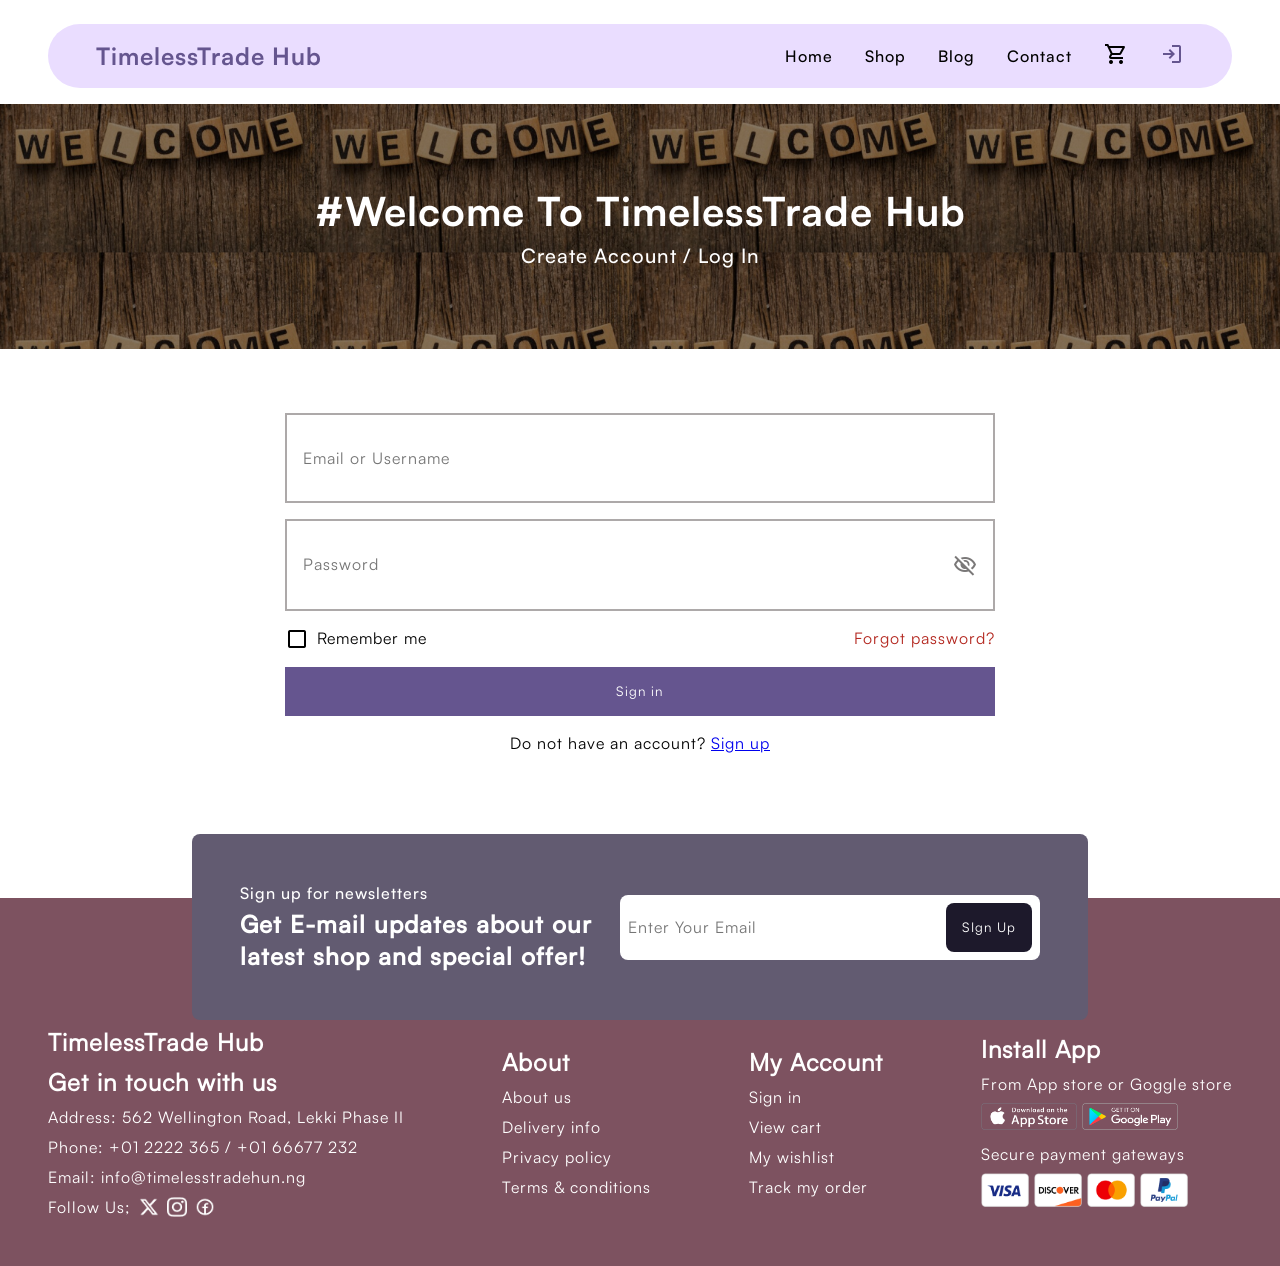
<file: login.html>
<!DOCTYPE html>
<html lang="en">
<head>
    <meta charset="UTF-8">
    <meta name="viewport" content="width=device-width, initial-scale=1.0">
    <link rel="stylesheet" href="https://fonts.googleapis.com/css2?family=Material+Symbols+Outlined:opsz,wght,FILL,GRAD@20..48,100..700,0..1,-50..200" />
    <link rel="stylesheet" href="https://cdnjs.cloudflare.com/ajax/libs/font-awesome/6.6.0/css/all.min.css" integrity="sha512-Kc323vGBEqzTmouAECnVceyQqyqdsSiqLQISBL29aUW4U/M7pSPA/gEUZQqv1cwx4OnYxTxve5UMg5GT6L4JJg==" crossorigin="anonymous" referrerpolicy="no-referrer" />
    <link rel="stylesheet" href="./login.css">
    <title>TimelessTrade Hub</title>
</head>
<body>
    <section class="header-sec">
        <div class="header">
            <h1>TimelessTrade Hub</h1>
            <div class="link">
                <a href="./index.html">Home</a>
                <a href="./shop.html">Shop</a>
                <a href="./blog.html">Blog</a>
                <a href="./content.html">Contact</a>
                <a href="./cart.html"><i class="material-symbols-outlined">shopping_cart</i></a>
                <a href="./login.html" id="login"><i class="material-symbols-outlined">login</i></a>
                <!-- <a href="./signup.html"><div class="sign-up">Sign up</div></a> -->
            </div>
        </div>
    </section>

    <section class="log-in-header">
        <div class="shop">
            <h1>#Welcome To TimelessTrade Hub</h1>
            <p>Create Account / Log In</p>
        </div>
    </section>

    <section class="input-sec">
        <div class="input">
            <form class="form" id="form">
                <input type="text" placeholder="Email or Username" name="userid" id="userid" required>
                <div class="password-hide">
                    <input type="password" placeholder="Password" name="password" id="password" required>
                    <span class="material-symbols-outlined" id="hide-icon">visibility_off</span>
                    <i class="material-symbols-outlined" id="review">
                        visibility
                        </i>
                </div> 
                    <div class="part">
                        <div class="remember" id="remember">
                            <i class="material-symbols-outlined" id="unchecked">check_box_outline_blank</i>
                            <span class="material-symbols-outlined" id="checked">check_box</span>
                            <p>Remember me</p>
                        </div>
                        <div class="forget">
                            <p>Forgot password?</p>
                        </div>
                    </div>
                <button type="submit">Sign in</button>
                <p>Do not have an account? <a href="./signup.html">Sign up</a></p>
            </form> 
        </div>
    </section>
    
   

    <section class="bottom-sec">
        <div class="bottom-top">
            <div class="top">
                <p>Sign up for newsletters</p>
                <h2>Get E-mail updates about our latest shop and special offer!</h2>
            </div>
            <div class="input">
                <input type="email" placeholder="Enter Your Email" name="emai" id="email">
                <button>SIgn Up</button>
            </div>
        </div>
        <div class="bottom">
            <div class="bottom1">
                <h1>TimelessTrade Hub</h1>
                <h2>Get in touch with us</h2>
                <p>Address: 562 Wellington Road, Lekki Phase II</p>
                <p>Phone: +01 2222 365 / +01 66677 232</p>
                <p>Email: info@timelesstradehun.ng</p>
                <div class="follow">
                    <p>Follow Us;</p>
                    <img src="./images/ri_twitter-x-fill.png" alt="">
                    <img src="./images/fontisto_instagram.png" alt="">
                    <img src="./images/humbleicons_brand-facebook.png" alt="">
                </div>
                
            </div>
            <div class="bottom2">
                <h2>About</h2>
                <p>About us</p>
                <p>Delivery info</p>
                <p>Privacy policy</p>
                <p>Terms & conditions</p>
            </div>
            <div class="bottom3">
                <h2>My Account</h2>
                <p>Sign in</p>
                <p>View cart</p>
                <p>My wishlist</p>
                <p>Track my order</p>
            </div>
            <div class="bottom4">
                <h2>Install App</h2>
                <p>From App store or Goggle store</p>
                <div class="store">
                    <img src="./images/App Store.png" alt="">
                    <img src="./images/Group.png" alt="">
                </div>
                <p>Secure payment gateways</p>
                <div class="pay-cards">
                    <img src="./images/Visa.png" alt="">
                    <img src="./images/Discover.png" alt="">
                    <img src="./images/Mastercard.png" alt="">
                    <img src="./images/PayPal.png" alt="">
                </div>
            </div>
        </div>
    </section>

    <script src="./login.js" type="module"></script>
</body>
</html>
</file>
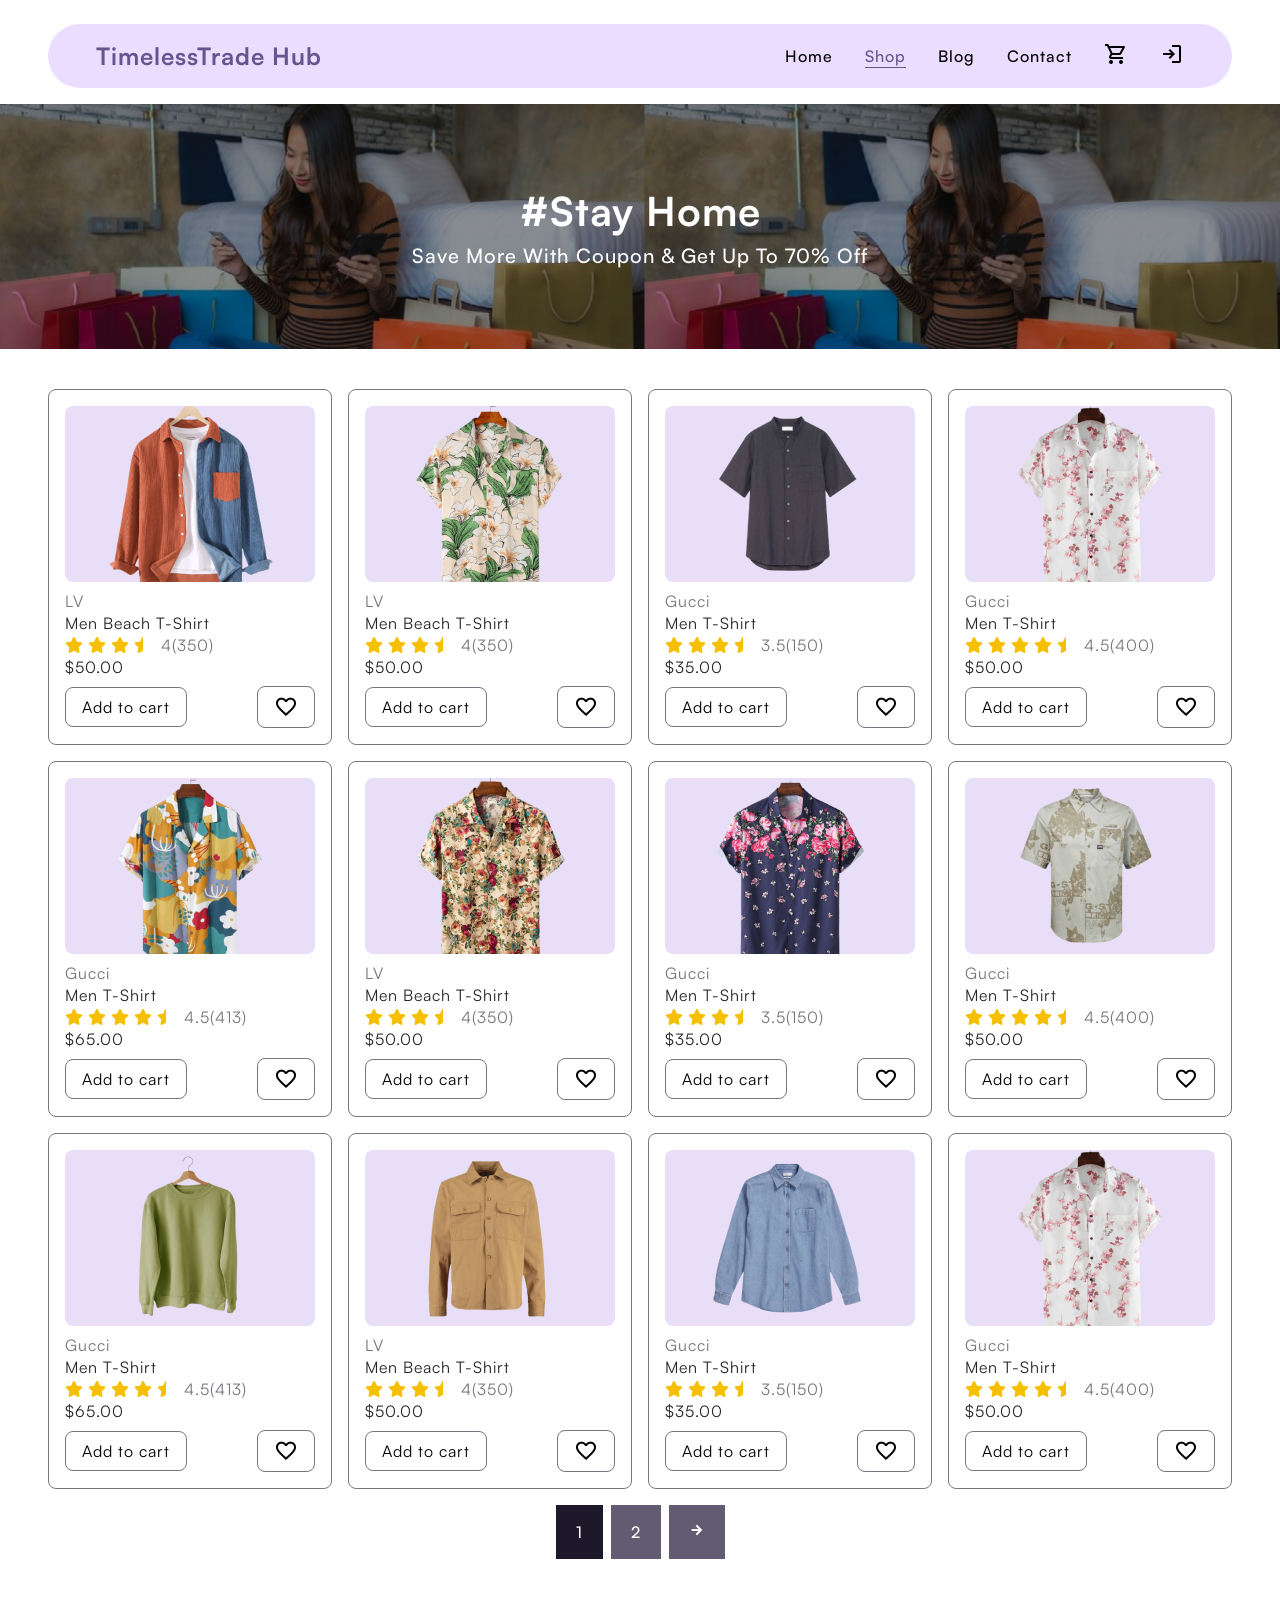
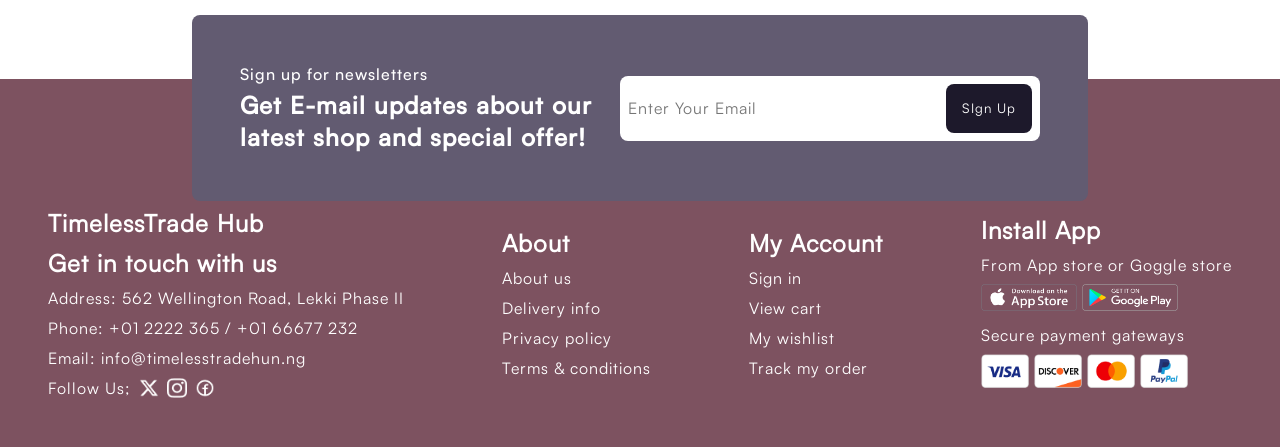
<file: shop.html>
<!DOCTYPE html>
<html lang="en">
<head>
    <meta charset="UTF-8">
    <meta name="viewport" content="width=device-width, initial-scale=1.0">
    <link rel="stylesheet" href="https://fonts.googleapis.com/css2?family=Material+Symbols+Outlined:opsz,wght,FILL,GRAD@20..48,100..700,0..1,-50..200" />
    <link rel="stylesheet" href="https://cdnjs.cloudflare.com/ajax/libs/font-awesome/6.6.0/css/all.min.css" integrity="sha512-Kc323vGBEqzTmouAECnVceyQqyqdsSiqLQISBL29aUW4U/M7pSPA/gEUZQqv1cwx4OnYxTxve5UMg5GT6L4JJg==" crossorigin="anonymous" referrerpolicy="no-referrer" />
    <link rel="stylesheet" href="./shop.css">
    <title>TimelessTrade Hub</title>
</head>
<body>
    <section class="header-sec">
        <div class="header">
            <h1>TimelessTrade Hub</h1>
            <div class="link">
                <a href="./index.html">Home</a>
                <a href="./shop.html" id="shop">Shop</a>
                <a href="./blog.html">Blog</a>
                <a href="./content.html">Contact</a>
                <a href="./cart.html"><i class="material-symbols-outlined">shopping_cart</i></a>
                <a href="./login.html"><i class="material-symbols-outlined">login</i></a>
                <!-- <a href="./signup.html"><div class="sign-up">Sign up</div></a> -->
            </div>
        </div>
    </section>

    <section class="shop-header">
        <div class="shop">
            <h1>#Stay Home</h1>
            <p>Save More With Coupon & Get Up To 70% Off</p>
        </div>
    </section>

    <section class="products-sec">
        <div class="product-cards">
            <div class="product">
                <!-- <img src="./images/f6 1.png" alt="f6 1"> -->
                
                    <div class="img" >
                        <img src="images/f61.png" alt="f6 1" class="imgg">
                    </div>
                
                    <div class="product-details">
                        <p class="brand">LV</p>
                        <p>Men Beach T-Shirt</p>
                        <div class="star-rate">
                            <div class="star">
                                <i class="fa fa-star" aria-hidden="true"></i>
                                <i class="fa fa-star" aria-hidden="true"></i>
                                <i class="fa fa-star" aria-hidden="true"></i>
                                <i class="fa fa-star-half" aria-hidden="true"></i>
                            </div>
                            <div class="rate">
                                <p>4(350)</p>
                            </div>
                        </div>
                        <p>$50.00</p>
                    </div>
                   
                <div class="cart-like">
                    <div class="cart">Add to cart</div>
                    <div class="added">Added <span class="material-symbols-outlined">check_box</span></div>
                    <div class="like"><i class="material-symbols-outlined">
                        favorite</i></div>
                </div>
            </div>
            <div class="product">
                
                    <div class="img">
                        <img src="./images/f2 1.png" alt="f2 1" class="imgg">
                    </div>
               
                
                    <div class="product-details">
                        <p class="brand">LV</p>
                        <p>Men Beach T-Shirt</p>
                        <div class="star-rate">
                            <div class="star">
                                <i class="fa fa-star" aria-hidden="true"></i>
                                <i class="fa fa-star" aria-hidden="true"></i>
                                <i class="fa fa-star" aria-hidden="true"></i>
                                <i class="fa fa-star-half" aria-hidden="true"></i>
                            </div>
                            <div class="rate">
                                <p>4(350)</p>
                            </div>
                        </div>
                        <p>$50.00</p>
                    </div>
                  
                <div class="cart-like">
                    <div class="cart">Add to cart</div>
                    <div class="added">Added <span class="material-symbols-outlined">check_box</span></div>
                    <div class="like"><i class="material-symbols-outlined">
                        favorite</i></div>
                </div>
            </div>
            <div class="product">
                
                    <div class="img">
                        <img src="./images/n8 1.png" alt="n8 1" class="imgg">
                    </div> 
                    <div class="product-details">
                        <p class="brand">Gucci</p>
                        <p>Men T-Shirt</p>
                        <div class="star-rate">
                            <div class="star">
                                <i class="fa fa-star" aria-hidden="true"></i>
                                <i class="fa fa-star" aria-hidden="true"></i>
                                <i class="fa fa-star" aria-hidden="true"></i>
                                <i class="fa fa-star-half" aria-hidden="true"></i>
                            </div>
                            <div class="rate">
                                <p>3.5(150)</p>
                            </div>
                        </div>
                        <p>$35.00</p>
                    </div>
                <div class="cart-like">
                    <div class="cart">Add to cart</div>
                    <div class="added">Added <span class="material-symbols-outlined">check_box</span></div>
                    <div class="like"><i class="material-symbols-outlined">
                        favorite</i></div>
                </div>
            </div>
            <div class="product">
                
                    <div class="img">
                        <img src="./images/f4 1.png" alt="f4 1" class="imgg">
                    </div>
                    <div class="product-details">
                        <p class="brand">Gucci</p>
                        <p>Men T-Shirt</p>
                        <div class="star-rate">
                            <div class="star">
                                <i class="fa fa-star" aria-hidden="true"></i>
                                <i class="fa fa-star" aria-hidden="true"></i>
                                <i class="fa fa-star" aria-hidden="true"></i>
                                <i class="fa fa-star" aria-hidden="true"></i>
                                <i class="fa fa-star-half" aria-hidden="true"></i>
                            </div>
                            <div class="rate">
                                <p>4.5(400)</p>
                            </div>
                        </div>
                        <p>$50.00</p>
                    </div>

                <div class="cart-like">
                    <div class="cart">Add to cart</div>
                    <div class="added">Added <span class="material-symbols-outlined">check_box</span></div>
                    <div class="like"><i class="material-symbols-outlined">
                        favorite</i></div>
                </div>
            </div>
        </div>
        <div class="product-cards">
            <div class="product">
                    <div class="img">
                        <img src="./images/f1 1.png" alt="f6 1" class="imgg">
                    </div>

                    <div class="product-details">
                        <p class="brand">Gucci</p>
                        <p>Men T-Shirt</p>
                        <div class="star-rate">
                            <div class="star">
                                <i class="fa fa-star" aria-hidden="true"></i>
                                <i class="fa fa-star" aria-hidden="true"></i>
                                <i class="fa fa-star" aria-hidden="true"></i>
                                <i class="fa fa-star" aria-hidden="true"></i>
                                <i class="fa fa-star-half" aria-hidden="true"></i>
                            </div>
                            <div class="rate">
                                <p>4.5(413)</p>
                            </div>
                        </div>
                        <p>$65.00</p>
                    </div>
               
                <div class="cart-like">
                    <div class="cart">Add to cart</div>
                    <div class="added">Added <span class="material-symbols-outlined">check_box</span></div>
                    <div class="like"><i class="material-symbols-outlined">
                        favorite</i></div>
                </div>
            </div>
            <div class="product">
                
                    <div class="img">
                        <img src="./images/f3 1.png" alt="f2 1" class="imgg">
                    </div>

                    <div class="product-details">
                        <p class="brand">LV</p>
                        <p>Men Beach T-Shirt</p>
                        <div class="star-rate">
                            <div class="star">
                                <i class="fa fa-star" aria-hidden="true"></i>
                                <i class="fa fa-star" aria-hidden="true"></i>
                                <i class="fa fa-star" aria-hidden="true"></i>
                                <i class="fa fa-star-half" aria-hidden="true"></i>
                            </div>
                            <div class="rate">
                                <p>4(350)</p>
                            </div>
                        </div>
                        <p>$50.00</p>
                    </div>

                <div class="cart-like">
                    <div class="cart">Add to cart</div>
                    <div class="added">Added <span class="material-symbols-outlined">check_box</span></div>
                    <div class="like"><i class="material-symbols-outlined">
                        favorite</i></div>
                </div>
            </div>
            <div class="product">
                
                    <div class="img">
                        <img src="./images/f5 1.png" alt="n8 1" class="imgg">
                    </div>

                    <div class="product-details">
                        <p class="brand">Gucci</p>
                        <p>Men T-Shirt</p>
                        <div class="star-rate">
                            <div class="star">
                                <i class="fa fa-star" aria-hidden="true"></i>
                                <i class="fa fa-star" aria-hidden="true"></i>
                                <i class="fa fa-star" aria-hidden="true"></i>
                                <i class="fa fa-star-half" aria-hidden="true"></i>
                            </div>
                            <div class="rate">
                                <p>3.5(150)</p>
                            </div>
                        </div>
                        <p>$35.00</p>
                    </div>

                <div class="cart-like">
                    <div class="cart">Add to cart</div>
                    <div class="added">Added <span class="material-symbols-outlined">check_box</span></div>
                    <div class="like"><i class="material-symbols-outlined">
                        favorite</i></div>
                </div>
            </div>
            <div class="product">

                    <div class="img">
                        <img src="./images/n4 1.png" alt="f4 1" class="imgg">
                    </div>

                    <div class="product-details">
                        <p class="brand">Gucci</p>
                        <p>Men T-Shirt</p>
                        <div class="star-rate">
                            <div class="star">
                                <i class="fa fa-star" aria-hidden="true"></i>
                                <i class="fa fa-star" aria-hidden="true"></i>
                                <i class="fa fa-star" aria-hidden="true"></i>
                                <i class="fa fa-star" aria-hidden="true"></i>
                                <i class="fa fa-star-half" aria-hidden="true"></i>
                            </div>
                            <div class="rate">
                                <p>4.5(400)</p>
                            </div>
                        </div>
                        <p>$50.00</p>
                    </div>
                <div class="cart-like">
                    <div class="cart">Add to cart</div>
                    <div class="added">Added <span class="material-symbols-outlined">check_box</span></div>
                    <div class="like"><i class="material-symbols-outlined">
                        favorite</i></div>
                </div>
            </div>
        </div>
        <div class="product-cards">
            <div class="product">
                
                    <div class="img">
                        <img src="./images/Green front sweater.png" alt="f6 1" class="imgg">
                    </div>
                
                
                    <div class="product-details">
                        <p class="brand">Gucci</p>
                        <p>Men T-Shirt</p>
                        <div class="star-rate">
                            <div class="star">
                                <i class="fa fa-star" aria-hidden="true"></i>
                                <i class="fa fa-star" aria-hidden="true"></i>
                                <i class="fa fa-star" aria-hidden="true"></i>
                                <i class="fa fa-star" aria-hidden="true"></i>
                                <i class="fa fa-star-half" aria-hidden="true"></i>
                            </div>
                            <div class="rate">
                                <p>4.5(413)</p>
                            </div>
                        </div>
                        <p>$65.00</p>
                    </div>
                        
                <div class="cart-like">
                    <div class="cart">Add to cart</div>
                    <div class="added">Added <span class="material-symbols-outlined">check_box</span></div>
                    <div class="like"><i class="material-symbols-outlined">
                        favorite</i></div>
                </div>
            </div>
            <div class="product">
                
                    <div class="img">
                        <img src="./images/n7 1.png" alt="f2 1" class="imgg">
                    </div>
                
                
                    <div class="product-details">
                        <p class="brand">LV</p>
                        <p>Men Beach T-Shirt</p>
                        <div class="star-rate">
                            <div class="star">
                                <i class="fa fa-star" aria-hidden="true"></i>
                                <i class="fa fa-star" aria-hidden="true"></i>
                                <i class="fa fa-star" aria-hidden="true"></i>
                                <i class="fa fa-star-half" aria-hidden="true"></i>
                            </div>
                            <div class="rate">
                                <p>4(350)</p>
                            </div>
                        </div>
                        <p>$50.00</p>
                    </div>
                    
                <div class="cart-like">
                    <div class="cart">Add to cart</div>
                    <div class="added">Added <span class="material-symbols-outlined">check_box</span></div>
                    <div class="like"><i class="material-symbols-outlined">
                        favorite</i></div>
                </div>
            </div>
            <div class="product">
                
                    <div class="img">
                        <img src="./images/n5 1.png" alt="n8 1" class="imgg">
                    </div>
                
                
                    <div class="product-details">
                        <p class="brand">Gucci</p>
                        <p>Men T-Shirt</p>
                        <div class="star-rate">
                            <div class="star">
                                <i class="fa fa-star" aria-hidden="true"></i>
                                <i class="fa fa-star" aria-hidden="true"></i>
                                <i class="fa fa-star" aria-hidden="true"></i>
                                <i class="fa fa-star-half" aria-hidden="true"></i>
                            </div>
                            <div class="rate">
                                <p>3.5(150)</p>
                            </div>
                        </div>
                        <p>$35.00</p>
                    </div>
                    
                <div class="cart-like">
                    <div class="cart">Add to cart</div>
                    <div class="added">Added <span class="material-symbols-outlined">check_box</span></div>
                    <div class="like"><i class="material-symbols-outlined">
                        favorite</i></div>
                </div>
            </div>
            <div class="product">
                
                    <div class="img">
                        <img src="./images/f4 1.png" alt="f4 1" class="imgg">
                    </div>
                
                
                    <div class="product-details">
                        <p class="brand">Gucci</p>
                        <p>Men T-Shirt</p>
                        <div class="star-rate">
                            <div class="star">
                                <i class="fa fa-star" aria-hidden="true"></i>
                                <i class="fa fa-star" aria-hidden="true"></i>
                                <i class="fa fa-star" aria-hidden="true"></i>
                                <i class="fa fa-star" aria-hidden="true"></i>
                                <i class="fa fa-star-half" aria-hidden="true"></i>
                            </div>
                            <div class="rate">
                                <p>4.5(400)</p>
                            </div>
                        </div>
                        <p>$50.00</p>
                    </div>
                         
                <div class="cart-like">
                    <div class="cart">Add to cart</div>
                    <div class="added">Added <span class="material-symbols-outlined">check_box</span></div>
                    <div class="like"><i class="material-symbols-outlined">
                        favorite</i></div>
                </div>
            </div>
        </div>
        <!-- second prodruct list start -->
        <div class="product-cards-hide">
            <div class="product">
                
                    <div class="img">
                        <img src="./images/Trendy top design mockup presented on wooden hanger.png" alt="f6 1" class="imgg">
                    </div>
                
                
                    <div class="product-details">
                        <p class="brand">Gucci</p>
                        <p>Men T-Shirt</p>
                        <div class="star-rate">
                            <div class="star">
                                <i class="fa fa-star" aria-hidden="true"></i>
                                <i class="fa fa-star" aria-hidden="true"></i>
                                <i class="fa fa-star" aria-hidden="true"></i>
                                <i class="fa fa-star" aria-hidden="true"></i>
                                <i class="fa fa-star-half" aria-hidden="true"></i>
                            </div>
                            <div class="rate">
                                <p>4.5(413)</p>
                            </div>
                        </div>
                        <p>$65.00</p>
                    </div>
                         
                <div class="cart-like">
                    <div class="cart">Add to cart</div>
                    <div class="added">Added <span class="material-symbols-outlined">check_box</span></div>
                    <div class="like"><i class="material-symbols-outlined">
                        favorite</i></div>
                </div>
            </div>
            <div class="product">
                
                    <div class="img">
                        <img src="./images/Black sweater apparel shoot with design space.png" alt="f2 1" class="imgg">
                    </div>
                
            
                    <div class="product-details">
                        <p class="brand">LV</p>
                        <p>Men Beach T-Shirt</p>
                        <div class="star-rate">
                            <div class="star">
                                <i class="fa fa-star" aria-hidden="true"></i>
                                <i class="fa fa-star" aria-hidden="true"></i>
                                <i class="fa fa-star" aria-hidden="true"></i>
                                <i class="fa fa-star-half" aria-hidden="true"></i>
                            </div>
                            <div class="rate">
                                <p>4(350)</p>
                            </div>
                        </div>
                        <p>$50.00</p>
                    </div>
                      
                <div class="cart-like">
                    <div class="cart">Add to cart</div>
                    <div class="added">Added <span class="material-symbols-outlined">check_box</span></div>
                    <div class="like"><i class="material-symbols-outlined">
                        favorite</i></div>
                </div>
            </div>
            <div class="product">
            
                    <div class="img">
                        <img src="./images/n6 1.png" alt="n8 1" class="imgg">
                    </div>
                
                
                    <div class="product-details">
                        <p class="brand">Gucci</p>
                        <p>Men T-Shirt</p>
                        <div class="star-rate">
                            <div class="star">
                                <i class="fa fa-star" aria-hidden="true"></i>
                                <i class="fa fa-star" aria-hidden="true"></i>
                                <i class="fa fa-star" aria-hidden="true"></i>
                                <i class="fa fa-star-half" aria-hidden="true"></i>
                            </div>
                            <div class="rate">
                                <p>3.5(150)</p>
                            </div>
                        </div>
                        <p>$35.00</p>
                    </div>
                   
                <div class="cart-like">
                    <div class="cart">Add to cart</div>
                    <div class="added">Added <span class="material-symbols-outlined">check_box</span></div>
                    <div class="like"><i class="material-symbols-outlined">
                        favorite</i></div>
                </div>
            </div>
            <div class="product">
                
                    <div class="img">
                        <img src="./images/n1 1.png" alt="f4 1" class="imgg">
                    </div>
                
                
                    <div class="product-details">
                        <p class="brand">Gucci</p>
                        <p>Men T-Shirt</p>
                        <div class="star-rate">
                            <div class="star">
                                <i class="fa fa-star" aria-hidden="true"></i>
                                <i class="fa fa-star" aria-hidden="true"></i>
                                <i class="fa fa-star" aria-hidden="true"></i>
                                <i class="fa fa-star" aria-hidden="true"></i>
                                <i class="fa fa-star-half" aria-hidden="true"></i>
                            </div>
                            <div class="rate">
                                <p>4.5(400)</p>
                            </div>
                        </div>
                        <p>$50.00</p>
                    </div>
                
                <div class="cart-like">
                    <div class="cart">Add to cart</div>
                    <div class="added">Added <span class="material-symbols-outlined">check_box</span></div>
                    <div class="like"><i class="material-symbols-outlined">
                        favorite</i></div>
                </div>
            </div>
        </div>
        <div class="product-cards-hide">
            <div class="product">
                
                    <div class="img">
                        <img src="./images/Blue t-shirt.png" alt="f6 1" class="imgg">
                    </div>
                
                
                    <div class="product-details">
                        <p class="brand">Gucci</p>
                        <p>Men T-Shirt</p>
                        <div class="star-rate">
                            <div class="star">
                                <i class="fa fa-star" aria-hidden="true"></i>
                                <i class="fa fa-star" aria-hidden="true"></i>
                                <i class="fa fa-star" aria-hidden="true"></i>
                                <i class="fa fa-star" aria-hidden="true"></i>
                                <i class="fa fa-star-half" aria-hidden="true"></i>
                            </div>
                            <div class="rate">
                                <p>4.5(413)</p>
                            </div>
                        </div>
                        <p>$65.00</p>
                    </div>
                
                <div class="cart-like">
                    <div class="cart">Add to cart</div>
                    <div class="added">Added <span class="material-symbols-outlined">check_box</span></div>
                    <div class="like"><i class="material-symbols-outlined">
                        favorite</i></div>
                </div>
            </div>
            <div class="product">
                
                    <div class="img">
                        <img src="./images/n2 1.png" alt="f2 1" class="imgg">
                    </div>
                
                
                    <div class="product-details">
                        <p class="brand">LV</p>
                        <p>Men Beach T-Shirt</p>
                        <div class="star-rate">
                            <div class="star">
                                <i class="fa fa-star" aria-hidden="true"></i>
                                <i class="fa fa-star" aria-hidden="true"></i>
                                <i class="fa fa-star" aria-hidden="true"></i>
                                <i class="fa fa-star-half" aria-hidden="true"></i>
                            </div>
                            <div class="rate">
                                <p>4(350)</p>
                            </div>
                        </div>
                        <p>$50.00</p>
                    </div>
                
                <div class="cart-like">
                    <div class="cart">Add to cart</div>
                    <div class="added">Added <span class="material-symbols-outlined">check_box</span></div>
                    <div class="like"><i class="material-symbols-outlined">
                        favorite</i></div>
                </div>
            </div>
            <div class="product">
                
                    <div class="img">
                        <img src="./images/Dark red men's t-shirt on white background.png" alt="n8 1" class="imgg">
                    </div>
                
                
                    <div class="product-details">
                        <p class="brand">Gucci</p>
                        <p>Men T-Shirt</p>
                        <div class="star-rate">
                            <div class="star">
                                <i class="fa fa-star" aria-hidden="true"></i>
                                <i class="fa fa-star" aria-hidden="true"></i>
                                <i class="fa fa-star" aria-hidden="true"></i>
                                <i class="fa fa-star-half" aria-hidden="true"></i>
                            </div>
                            <div class="rate">
                                <p>3.5(150)</p>
                            </div>
                        </div>
                        <p>$35.00</p>
                    </div>
                
                <div class="cart-like">
                    <div class="cart">Add to cart</div>
                    <div class="added">Added <span class="material-symbols-outlined">check_box</span></div>
                    <div class="like"><i class="material-symbols-outlined">
                        favorite</i></div>
                </div>
            </div>
            <div class="product">
                
                    <div class="img">
                        <img src="./images/n4 1.png" alt="f4 1" class="imgg">
                    </div>
                
                
                    <div class="product-details">
                        <p class="brand">Gucci</p>
                        <p>Men T-Shirt</p>
                        <div class="star-rate">
                            <div class="star">
                                <i class="fa fa-star" aria-hidden="true"></i>
                                <i class="fa fa-star" aria-hidden="true"></i>
                                <i class="fa fa-star" aria-hidden="true"></i>
                                <i class="fa fa-star" aria-hidden="true"></i>
                                <i class="fa fa-star-half" aria-hidden="true"></i>
                            </div>
                            <div class="rate">
                                <p>4.5(400)</p>
                            </div>
                        </div>
                        <p>$50.00</p>
                    </div>
                 
                <div class="cart-like">
                    <div class="cart">Add to cart</div>
                    <div class="added">Added <span class="material-symbols-outlined">check_box</span></div>
                    <div class="like"><i class="material-symbols-outlined">
                        favorite</i></div>
                </div>
            </div>
        </div>
        <div class="product-cards-hide">
            <div class="product">
                
                    <div class="img">
                        <img src="./images/Bff printed on red hoodie.png" alt="f6 1" class="imgg">
                    </div>
                
                
                    <div class="product-details">
                        <p class="brand">Gucci</p>
                        <p>Men T-Shirt</p>
                        <div class="star-rate">
                            <div class="star">
                                <i class="fa fa-star" aria-hidden="true"></i>
                                <i class="fa fa-star" aria-hidden="true"></i>
                                <i class="fa fa-star" aria-hidden="true"></i>
                                <i class="fa fa-star" aria-hidden="true"></i>
                                <i class="fa fa-star-half" aria-hidden="true"></i>
                            </div>
                            <div class="rate">
                                <p>4.5(413)</p>
                            </div>
                        </div>
                        <p>$65.00</p>
                    </div>
                
                <div class="cart-like">
                    <div class="cart">Add to cart</div>
                    <div class="added">Added <span class="material-symbols-outlined">check_box</span></div>
                    <div class="like"><i class="material-symbols-outlined">
                        favorite</i></div>
                </div>
            </div>
            <div class="product">
                
                    <div class="img">
                        <img src="./images/n7 1.png" alt="f2 1" class="imgg">
                    </div>
                
                
                    <div class="product-details">
                        <p class="brand">LV</p>
                        <p>Men Beach T-Shirt</p>
                        <div class="star-rate">
                            <div class="star">
                                <i class="fa fa-star" aria-hidden="true"></i>
                                <i class="fa fa-star" aria-hidden="true"></i>
                                <i class="fa fa-star" aria-hidden="true"></i>
                                <i class="fa fa-star-half" aria-hidden="true"></i>
                            </div>
                            <div class="rate">
                                <p>4(350)</p>
                            </div>
                        </div>
                        <p>$50.00</p>
                    </div>
                     
                <div class="cart-like">
                    <div class="cart">Add to cart</div>
                    <div class="added">Added <span class="material-symbols-outlined">check_box</span></div>
                    <div class="like"><i class="material-symbols-outlined">
                        favorite</i></div>
                </div>
            </div>
            <div class="product">
                
                    <div class="img">
                        <img src="./images/Portrait of young adults wearing hoodie mockup.png" alt="n8 1" class="imgg">
                    </div>
                
                
                    <div class="product-details">
                        <p class="brand">Gucci</p>
                        <p>Men T-Shirt</p>
                        <div class="star-rate">
                            <div class="star">
                                <i class="fa fa-star" aria-hidden="true"></i>
                                <i class="fa fa-star" aria-hidden="true"></i>
                                <i class="fa fa-star" aria-hidden="true"></i>
                                <i class="fa fa-star-half" aria-hidden="true"></i>
                            </div>
                            <div class="rate">
                                <p>3.5(150)</p>
                            </div>
                        </div>
                        <p>$35.00</p>
                    </div>
                    
                <div class="cart-like">
                    <div class="cart">Add to cart</div>
                    <div class="added">Added <span class="material-symbols-outlined">check_box</span></div>
                    <div class="like"><i class="material-symbols-outlined">
                        favorite</i></div>
                </div>
            </div>
            <div class="product">
                
                    <div class="img">
                        <img src="./images/n4 1.png" alt="f4 1" class="imgg">
                    </div>
                
                
                    <div class="product-details">
                        <p class="brand">Gucci</p>
                        <p>Men T-Shirt</p>
                        <div class="star-rate">
                            <div class="star">
                                <i class="fa fa-star" aria-hidden="true"></i>
                                <i class="fa fa-star" aria-hidden="true"></i>
                                <i class="fa fa-star" aria-hidden="true"></i>
                                <i class="fa fa-star" aria-hidden="true"></i>
                                <i class="fa fa-star-half" aria-hidden="true"></i>
                            </div>
                            <div class="rate">
                                <p>4.5(400)</p>
                            </div>
                        </div>
                        <p>$50.00</p>
                    </div>
                 
                <div class="cart-like">
                    <div class="cart">Add to cart</div>
                    <div class="added">Added <span class="material-symbols-outlined">check_box</span></div>
                    <div class="like"><i class="material-symbols-outlined">
                        favorite</i></div>
                </div>
            </div>
        </div>
        <!-- second prodruct list end -->
        <div class="part" id="part">
            <div class="number1" id="number1"><p>1</p></div>
            <div class="number2" id="number2"><p>2</p></div>
            <div class="arrow"><span class="material-symbols-outlined">
                arrow_forward
                </span></div>
        </div>
    </section>

    <section class="bottom-sec">
        <div class="bottom-top">
            <div class="top">
                <p>Sign up for newsletters</p>
                <h2>Get E-mail updates about our latest shop and special offer!</h2>
            </div>
            <div class="input">
                <input type="email" placeholder="Enter Your Email" name="emai" id="email">
                <button>SIgn Up</button>
            </div>
        </div>
        <div class="bottom">
            <div class="bottom1">
                <h1>TimelessTrade Hub</h1>
                <h2>Get in touch with us</h2>
                <p>Address: 562 Wellington Road, Lekki Phase II</p>
                <p>Phone: +01 2222 365 / +01 66677 232</p>
                <p>Email: info@timelesstradehun.ng</p>
                <div class="follow">
                    <p>Follow Us;</p>
                    <img src="./images/ri_twitter-x-fill.png" alt="">
                    <img src="./images/fontisto_instagram.png" alt="">
                    <img src="./images/humbleicons_brand-facebook.png" alt="">
                </div>
                
            </div>
            <div class="bottom2">
                <h2>About</h2>
                <p>About us</p>
                <p>Delivery info</p>
                <p>Privacy policy</p>
                <p>Terms & conditions</p>
            </div>
            <div class="bottom3">
                <h2>My Account</h2>
                <p>Sign in</p>
                <p>View cart</p>
                <p>My wishlist</p>
                <p>Track my order</p>
            </div>
            <div class="bottom4">
                <h2>Install App</h2>
                <p>From App store or Goggle store</p>
                <div class="store">
                    <img src="./images/App Store.png" alt="">
                    <img src="./images/Group.png" alt="">
                </div>
                <p>Secure payment gateways</p>
                <div class="pay-cards">
                    <img src="./images/Visa.png" alt="">
                    <img src="./images/Discover.png" alt="">
                    <img src="./images/Mastercard.png" alt="">
                    <img src="./images/PayPal.png" alt="">
                </div>
            </div>
        </div>
    </section>

    <script src="./shop.js" type="module"></script>
</body>
</html>
</file>
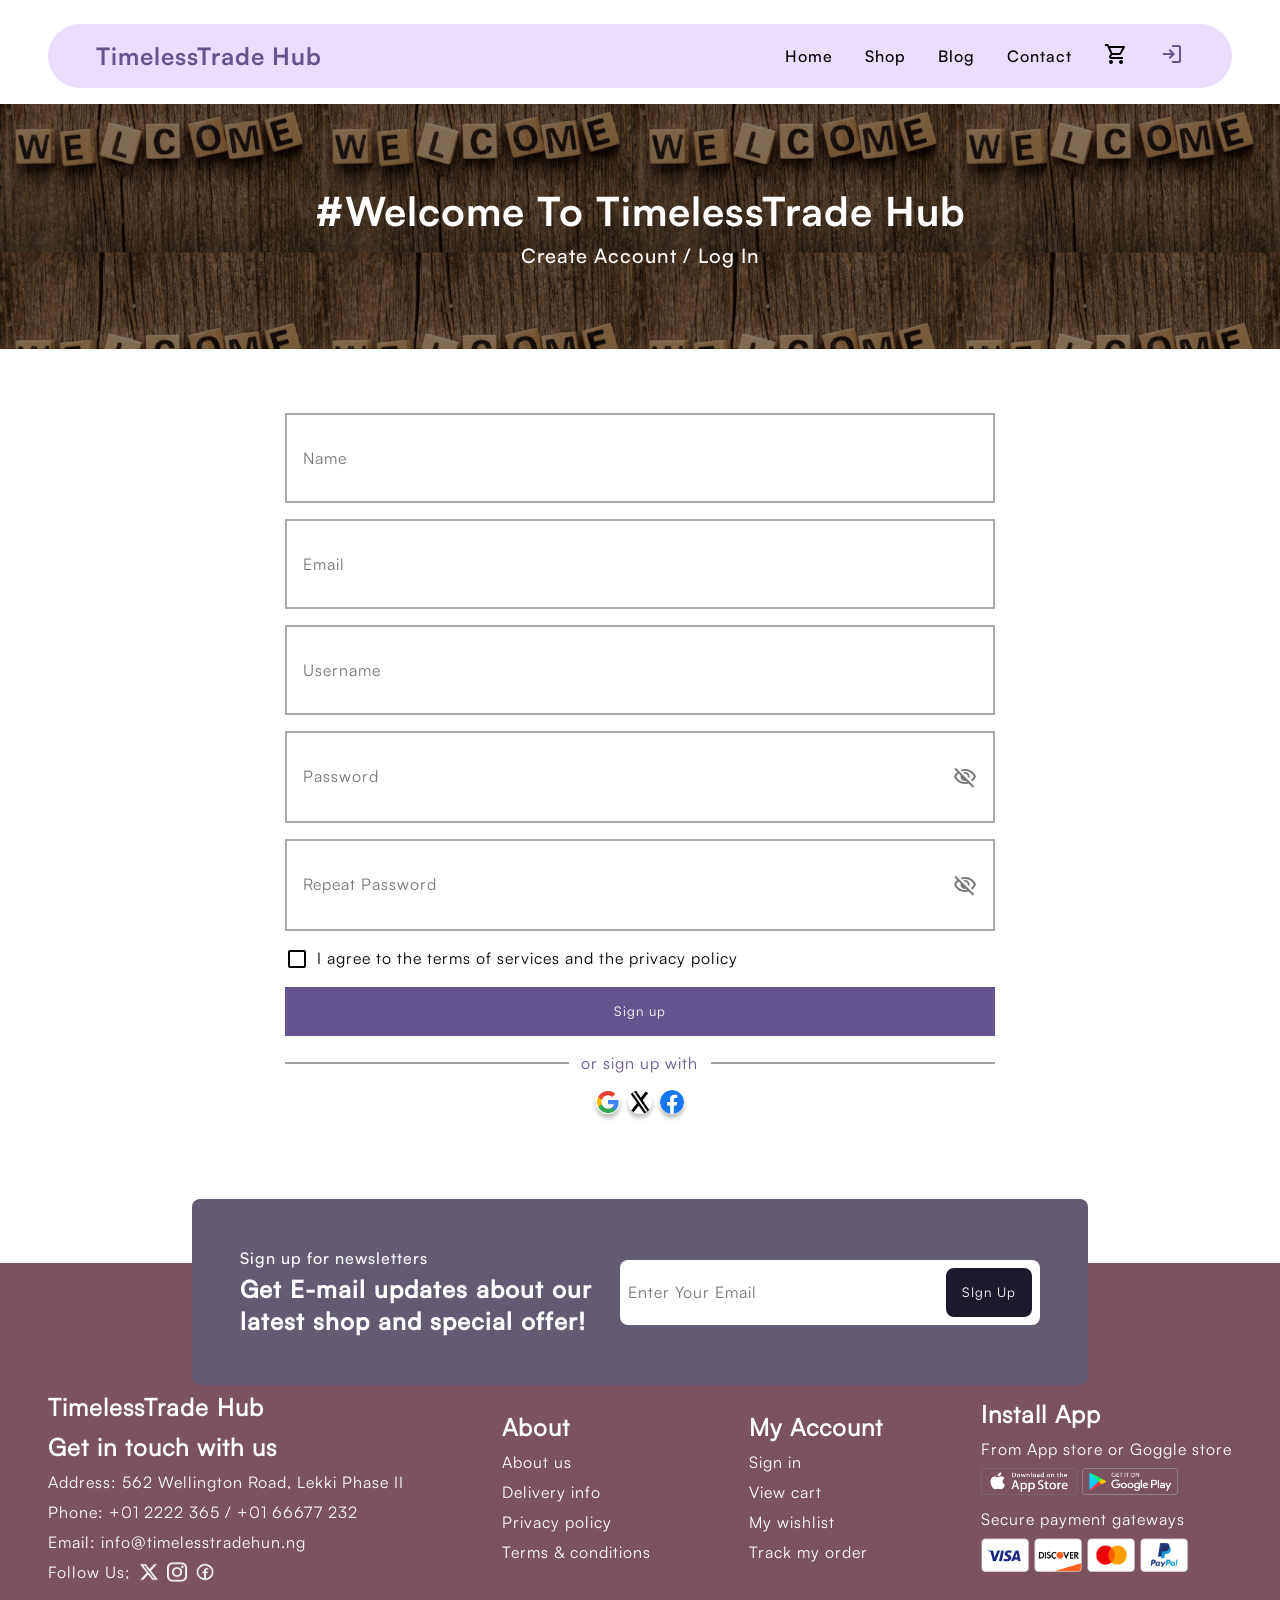
<file: signup.html>
<!DOCTYPE html>
<html lang="en">
<head>
    <meta charset="UTF-8">
    <meta name="viewport" content="width=device-width, initial-scale=1.0">
    <link rel="stylesheet" href="https://fonts.googleapis.com/css2?family=Material+Symbols+Outlined:opsz,wght,FILL,GRAD@20..48,100..700,0..1,-50..200" />
    <link rel="stylesheet" href="https://cdnjs.cloudflare.com/ajax/libs/font-awesome/6.6.0/css/all.min.css" integrity="sha512-Kc323vGBEqzTmouAECnVceyQqyqdsSiqLQISBL29aUW4U/M7pSPA/gEUZQqv1cwx4OnYxTxve5UMg5GT6L4JJg==" crossorigin="anonymous" referrerpolicy="no-referrer" />
    <!-- <link rel="stylesheet" href="https://cdnjs.cloudflare.com/ajax/libs/font-awesome/5.15.3/css/all.min.css"> -->
    <link rel="stylesheet" href="./signup.css">
    <title>TimelessTrade Hub</title>
</head>
<body>
    <section class="header-sec">
        <div class="header">
            <h1>TimelessTrade Hub</h1>
            <div class="link">
                <a href="./index.html" id="home">Home</a>
                <a href="./shop.html">Shop</a>
                <a href="./blog.html">Blog</a>
                <a href="./content.html">Contact</a>
                <a href="./cart.html"><i class="material-symbols-outlined">shopping_cart</i></a>
                <a href="./login.html" id="login"><i class="material-symbols-outlined">login</i></a>
                <!-- <a href="./signup.html"><div class="sign-up">Sign up</div></a> -->
            </div>
        </div>
    </section>

    <section class="signup-header">
        <div class="shop">
            <h1>#Welcome To TimelessTrade Hub</h1>
            <p>Create Account / Log In</p>
        </div>
    </section>

    <section class="input-sec">
        <div class="input">
            <form class="form">
                <input type="text" placeholder="Name" name="userid" id="userid" required>
                <input type="email" placeholder="Email" name="email" id="userid" required>
                <input type="text" placeholder="Username" name="username" id="userid" required>
                <div class="password-hide">
                    <input type="password" placeholder="Password" name="password" id="password" required>
                    <span class="material-symbols-outlined" id="hide-icon">visibility_off</span>
                    <i class="material-symbols-outlined" id="review">
                        visibility
                        </i>
                </div> 
                <div class="password-hide">
                    <input type="password" placeholder="Repeat Password" name="password" id="password2" required>
                    <span class="material-symbols-outlined" id="hide-icon2">visibility_off</span>
                    <i class="material-symbols-outlined" id="review2">
                        visibility
                        </i>
                </div> 
                <div class="remember" id="remember">
                    <i class="material-symbols-outlined" id="unchecked">check_box_outline_blank</i>
                    <span class="material-symbols-outlined" id="checked">check_box</span>
                    <p>I agree to the terms of services and the privacy policy</p>
                </div>
                <button>Sign up</button>
                <div class="line"><div class="line-one"></div><p>or sign up with</p><div class="line-two"></div></div>
                <div class="social">
                    <a href="https://www.google.com/" target="_blank"><img src="./images/Google svg.png" alt="g"></a>
                    <a href="https://x.com/" target="_blank"><img src="./images/X svg.png" alt="ig"></a>
                    <a href="https://web.facebook.com/?_rdc=1&_rdr" target="_blank"><img src="./images/Facebook svg.png" alt="fb"></a>
                    
                </div>
            </form> 
        </div>
    </section>
    
   

    <section class="bottom-sec">
        <div class="bottom-top">
            <div class="top">
                <p>Sign up for newsletters</p>
                <h2>Get E-mail updates about our latest shop and special offer!</h2>
            </div>
            <div class="input">
                <input type="email" placeholder="Enter Your Email" name="emai" id="email">
                <button>SIgn Up</button>
            </div>
        </div>
        <div class="bottom">
            <div class="bottom1">
                <h1>TimelessTrade Hub</h1>
                <h2>Get in touch with us</h2>
                <p>Address: 562 Wellington Road, Lekki Phase II</p>
                <p>Phone: +01 2222 365 / +01 66677 232</p>
                <p>Email: info@timelesstradehun.ng</p>
                <div class="follow">
                    <p>Follow Us;</p>
                    <img src="./images/ri_twitter-x-fill.png" alt="">
                    <img src="./images/fontisto_instagram.png" alt="">
                    <img src="./images/humbleicons_brand-facebook.png" alt="">
                </div>
                
            </div>
            <div class="bottom2">
                <h2>About</h2>
                <p>About us</p>
                <p>Delivery info</p>
                <p>Privacy policy</p>
                <p>Terms & conditions</p>
            </div>
            <div class="bottom3">
                <h2>My Account</h2>
                <p>Sign in</p>
                <p>View cart</p>
                <p>My wishlist</p>
                <p>Track my order</p>
            </div>
            <div class="bottom4">
                <h2>Install App</h2>
                <p>From App store or Goggle store</p>
                <div class="store">
                    <img src="./images/App Store.png" alt="">
                    <img src="./images/Group.png" alt="">
                </div>
                <p>Secure payment gateways</p>
                <div class="pay-cards">
                    <img src="./images/Visa.png" alt="">
                    <img src="./images/Discover.png" alt="">
                    <img src="./images/Mastercard.png" alt="">
                    <img src="./images/PayPal.png" alt="">
                </div>
            </div>
        </div>
    </section>

    <script src="./signup.js" type="module"></script>
</body>
</html>
</file>
<file: style.css>
@font-face {
    font-family: "Satoshi";
    src: url("./Font/Satoshi-Regular.otf");
}
@font-face {
    font-family: "Satoshi-medium";
    src: url("./Font/Satoshi-Medium.otf");
}
@font-face {
    font-family: "Satoshi-bold";
    src: url("./Font/Satoshi-Bold.otf");
}
@font-face {
    font-family: "Satoshi-black";
    src: url("./Font/Satoshi-Black.otf");
}
@keyframes heroImgSlider {
    from {
        transform: translateX(20px);
        opacity: 0;
    }
    to {
        transform: translateY(0px);
        opacity: 1;
    }
}
*{
    margin: 0;
    padding: 0;
    box-sizing: border-box;
    font-family: "Satoshi";
    letter-spacing: 1px;
}
body{
    width: 100%;
    height: auto;
    display: flex;
    flex-direction: column;
    justify-content: start;
    align-items: start;
    row-gap: 0rem;
    background-color: #fff;
}
.header-sec{
    width: 100%;
    position: static;
    top: 0;
    z-index: 1000;
    padding: 1.5rem 3rem 0rem 3rem;
    display: flex;
    flex-direction: column;
    justify-content: center;
    align-items: center;
}
.header{
    width: 100%;
    height: auto;
    padding: 1rem 3rem 1rem 3rem;
    display: flex;
    flex-direction: row;
    justify-content: space-between;
    align-items: center;
    background-color: #EADDFF;
    border-radius: 4rem;
}
.header h1{
    width: fit-content;
    height: auto;
    color: #65558F;
    font-family: "Satoshi-bold";
}
.header .link{
    width: fit-content;
    height: auto;
    display: flex;
    flex-direction: row;
    justify-content: center;
    align-items: center;
    column-gap: 2rem;
}
.header .link a{
    text-decoration: none;
    font-family: "Satoshi-medium";
    font-size: 1rem;
    color: #000;
}
.header .link a:hover{
    color: #65558F;
}
.header .link #home{
    color: #65558F;
    border-bottom: 1px solid #65558F;
}
.header .link i{
    color: #000;
    font-size: 1.5rem;
}
.header .link i:hover{
    color: #65558F;
}
.header .link .log-in{
    width: fit-content;
    height: auto;
    padding: 0.5rem 0.875rem;
    background-color: #65558F;
    color: #fff;
    border-radius: 0.35rem;
}
.header .link .sign-up{
    width: fit-content;
    height: auto;
    padding: 0.5rem 0.875rem;
    background-color: #65558F;
    color: #fff;
    border-radius: 0.35rem;
}

.hero-sec{
    width: 100%;
    height: auto;
    display: flex;
    flex-direction: column;
    justify-content: center;
    align-items: center;
    row-gap: 1rem;
    
}

.hero{
    width: 100%;
    height: auto;
    padding: 2rem 3rem;
    display: flex;
    flex-direction: row;
    justify-content: start;
    align-items: stretch;
    justify-content: center;
    column-gap: 2rem;
    opacity: 0;
    transform: translateY(20px);
    transition:  opacity 1s ease, transform 1s ease;
}
.hero.in-view{
    animation: heroImgSlider 1s ease-in-out forwards;
}
.hero-side{
    width: 50%;
    height: auto;
    display: flex;
    flex-direction: column;
    justify-content: start;
    align-items: start;
    row-gap: 3rem;
    padding: 3rem 0rem;
}
.text{
    width: fit-content;
    height: auto;
    display: flex;
    flex-direction: column;
    justify-content: start;
    align-items: start;
    row-gap: 1rem;
}
.text p{
    font-family: "Satoshi-medium";
}
.text h1{
    font-family: "Satoshi-black";
    font-size: 3rem;
}
.text h1 span{
    font-family: "Satoshi-black";
    color: #E59330;
    font-size: 3rem;
    border-bottom: 2px solid #E59330;
}
.hero-side a{
    text-decoration: none;
}
.hero-side button{
    width: fit-content;
    height: auto;
    padding: 1rem;
    border: 1.5px solid #CAC4D0;
    background-color: #fff;
    color: #65558F;
    border-radius: 0.5rem;
    font-size: 1rem;
    cursor: pointer;
    display: flex;
    flex-direction: row;
    justify-content: start;
    align-items: center;
    column-gap: 1rem;
}
.hero-side button:hover{
    color: #fff;
    background-color: #65558F;
    border: 1.5px solid #65558F;
}
.hero-side2{
    width: 50%;
    height: auto;
    background-color: #EADDFF;
    border-radius: 10rem 3rem 10rem 3rem;
    display: flex;
    flex-direction: column;
    justify-content: center;
    align-items: center;   
    opacity: 0;
    transform: translateY(20px);
    transition:  opacity 1s ease, transform 1s ease;
}
.hero-side2.in-view{
    animation: heroImgSlider 1s ease-in-out forwards;
}
.hero-side2 img{
    width: 35rem;
    height: fit-content;
    border-radius: 8rem 3rem 8rem 3rem;
    
}

.hero-cont{
    width: 100%;
    height: auto;
    padding: 0rem 3rem 2rem 3rem;
    display: flex;
    flex-direction: column;
    justify-content: start;
    align-items: start;
    row-gap: 1rem;
}
.card{
    width: 100%;
    height: auto;
    display: flex;
    flex-direction: row;
    justify-content: center;
    align-items: center;
    column-gap: 1rem;
}
.short-card{
    width: fit-content;
    height: auto;
    padding: 2rem 1.5rem;
    border-radius: 1rem;
    box-shadow: 0px 2px 8px 0px rgba(0, 0, 0, 0.25);
    background-color: #fff;
    display: flex;
    flex-direction: row;
    justify-content: start;
    align-items: center;
    column-gap: 1rem;
}
.short-card .icon{
    width: 48px;
    height: 48px;
    background-color: #65558F;
    border-radius: 5rem;
    display: flex;
    flex-direction: column;
    justify-content: center;
    align-items: center;
}
.short-card .icon i{
    color: #fff;
    font-size: 1.25rem;
}
.short-card .text{
    width: fit-content;
    height: auto;
    display: flex;
    flex-direction: column;
    justify-content: start;
    align-items: start;
    row-gap: 0.25rem;
}
.short-card .text h3{
    font-family: "Satoshi-medium";
    
}
.short-card .text p{
    font-family: "Satoshi-medium";
    color: #625B71;
}

.deal-card1{
    width: 100%;
    height: auto;
    display: flex;
    flex-direction: row;
    justify-content: start;
    align-items: center;
    column-gap: 1.5rem;
}
.crazy-deal{
    width: 100%;
    height: 20rem;
    display: flex;
    flex-direction: column;
    justify-content: center;
    align-items: start;
    row-gap: 3rem;
    padding: 2rem 2rem;
    background-image: url("./images/crazy deal.png");
}
.crazy-deal-text{
    width: 100%;
    height: auto;
    display: flex;
    flex-direction: column;
    justify-content: start;
    align-items: start;
    row-gap: 0.5rem;
}
.crazy-deal p{
    font-family: "Satoshi-medium";
    color: #fff;
}
.crazy-deal h1{
    font-family: "Satoshi-bold";
    font-size: 2rem;
    color: #fff;
}
.crazy-deal button{
    width: 25%;
    height: auto;
    padding: 0.875rem;
    background-color: #245746;
    border: 3px solid #fff;
    border-radius: 0.5rem;
    color: #fff;
    cursor: pointer;
    background-color: inherit;
}
.crazy-deal button:hover{
    background-color: #65558F;
    color: white;
    border: 3px solid #65558F;
}

.spring{
    width: 100%;
    height: 20rem;
    display: flex;
    flex-direction: column;
    justify-content: center;
    align-items: start;
    row-gap: 3rem;
    padding: 2rem 2rem;
    background-image: url("./images/spring.png");
}
.spring-text{
    width: 100%;
    height: auto;
    display: flex;
    flex-direction: column;
    justify-content: start;
    align-items: start;
    row-gap: 0.5rem;
}
.spring p{
    font-family: "Satoshi-medium";
    color: #fff;
}
.spring h1{
    font-family: "Satoshi-bold";
    font-size: 2rem;
    color: #fff;
}
.spring button{
    width: 25%;
    height: auto;
    padding: 0.875rem;
    background-color: #245746;
    border: 3px solid #fff;
    border-radius: 0.5rem;
    color: #fff;
    cursor: pointer;
    background-color: inherit   ;
}
.spring button:hover{
    background-color: #65558F;
    color: white;
    border: 3px solid #65558F;
}
.deal-card2{
    width: 100%;
    height: auto;
    display: flex;
    flex-direction: row;
    justify-content: start;
    align-items: center;
    column-gap: 1.5rem;
}
.winter{
    width: 100%;
    height: 20rem;
    display: flex;
    flex-direction: column;
    justify-content: center;
    align-items: start;
    row-gap: 0rem;
    padding: 2rem 2rem;
    background-image: url("./images/winter.png");
}
.winter p{
    font-family: "Satoshi-medium";
    color: #fff;
}
.winter h1{
    font-family: "Satoshi-bold";
    font-size: 2rem;
    color: #fff;
}
.footwear{
    width: 100%;
    height: 20rem;
    display: flex;
    flex-direction: column;
    justify-content: center;
    align-items: start;
    row-gap: 0rem;
    padding: 2rem 2rem;
    background-image: url("./images/footwear.png");
}
.footwear p{
    font-family: "Satoshi-medium";
    color: #fff;
}
.footwear h1{
    font-family: "Satoshi-bold";
    font-size: 2rem;
    color: #fff;
}
.t-shirts{
    width: 100%;
    height: 20rem;
    display: flex;
    flex-direction: column;
    justify-content: center;
    align-items: start;
    row-gap: 0rem;
    padding: 2rem 2rem;
    background-image: url("./images/t-shirts.png");
}
.t-shirts p{
    font-family: "Satoshi-medium";
    color: #fff;
}
.t-shirts h1{
    font-family: "Satoshi-bold";
    font-size: 2rem;
    color: #fff;
}
.featured-sec{
    width: 100%;
    display: flex;
    flex-direction: column;
    justify-content: start;
    align-items: end;
    row-gap: 1rem;
}
.featured{
    width: 100%;
    height: auto;
    display: flex;
    flex-direction: column;
    justify-content: center;
    align-items: center;
    row-gap: 0rem;
    padding: 2rem 3rem;
    background-color: #625B71;
    /* position: sticky;
    top: 0; */
}
.featured h1{
    font-family: "Satoshi-bold";
    font-size: 2.5rem;
    color: #fff;
}
.featured p{
    font-family: "Satoshi-medium";
    color: #fff;
    font-size: 1.5rem;
}

.product-cards{
    width: 100%;
    height: auto;
    padding: 0rem 3rem 0rem 3rem;
    display: flex;
    flex-direction: row;
    justify-content: start;
    align-items: center;
    column-gap: 1rem;
}
.product{
    width: 100%;
    height: auto;
    display: flex;
    flex-direction: column;
    justify-content: center;
    align-items: start;
    row-gap: 0.5rem;
    padding: 1rem;
    border: 1px solid #79747E;
    border-radius: 0.5rem;
    transition: box-shadow 0.3s ease;
}
.product a{
    width: 100%;
    height: auto;
    text-decoration: none;
}
.product:hover{
    box-shadow: 0 8px 15px rgba(0, 0, 0, 0.15), 
                0 5px 10px rgba(0, 0, 0, 0.1);
    cursor: pointer;  
}
.product .img{
    width: 100%;
    height: auto;
    display: flex;
    flex-direction: column;
    justify-content: center;
    align-items: center;
    background-color: #E8DEF8;
    border-radius: 0.5rem;
}

.product .product-details{
    width: fit-content;
    height: auto;
}
.product .product-details p{
    font-family: "Satoshi";
    font-size: 1rem;
    color: #252525;
}
.product .product-details .brand{
    color: #79747E;
    font-size: 1rem;
}
.star-rate{
    width: 100%;
    height: auto;
    display: flex;
    flex-direction: row;
    justify-content: start;
    align-items: center;
    column-gap: 0.5rem;
}
.star{
    width: fit-content;
    height: auto;
    display: flex;
    flex-direction: row;
    justify-content: start;
    align-items: center;
    column-gap: 0.25rem;
}
.star i{
    color: #F6C000;
    font-size: 1rem;
}
.star-rate .rate p{
    color: #79747E;
    font-size: 1rem;
}
.cart-like{
    width: 100%;
    height: auto;
    display: flex;
    flex-direction: row;
    justify-content: space-between;
    align-items: center;
}
.cart{
    width: fit-content;
    height: auto;
    display: flex;
    padding: 0.5rem 1rem;
    border: 1.5px solid #79747E;
    border-radius: 0.5rem;
    cursor: pointer;
}
.added{
    width: fit-content;
    height: auto;
    display: none;
    flex-direction: row;
    justify-content: start;
    align-items: center;
    column-gap: 0.5rem;
    padding: 0.5rem 1rem;
    border: 1.5px solid #7D5260;
    background-color: #7D5260;
    border-radius: 0.5rem;
    cursor: pointer;
    color: #fff;
}
.cart:hover{
    background-color: #79747E;
    color: white;
    border: 1.5px solid #79747E;
}
.like{
    width: fit-content;
    height: auto;
    padding: 0.5rem 1rem;
    border: 1.5px solid #79747E;
    border-radius: 0.5rem;
    cursor: pointer;
    display: flex;
    flex-direction: column;
    justify-content: center;
    align-items: center;
}
/* .like i{
    color: #B3261E;
} */
.like:hover{
    background-color: #79747E;
    color: white;
    border: 1.5px solid #79747E;
}
.view{
    padding: 0rem 3rem;
}
.view a{
    text-decoration: none;
    width: 100%;
}
.view-more{
    width: fit-content;
    height: auto;
    padding: 0.5rem 1rem;
    border: 1.5px solid #CAC4D0;
    border-radius: 0.5rem;
    cursor: pointer;
    color: #6750A4;
}
.view-more:hover{
    background-color: #79747E;
    color: white;
    border: 1.5px solid #CAC4D0;
}

.trend-sec{
    width: 100%;
    display: flex;
    flex-direction: column;
    justify-content: start;
    align-items: end;
    row-gap: 1rem;
    padding: 2rem 0rem;
}
.trend{
    width: 100%;
    height: auto;
    display: flex;
    flex-direction: column;
    justify-content: center;
    align-items: center;
    row-gap: 0rem;
    background: url("./images/feature.png");
    background-size: cover; 
    background-position: center; 
    background-repeat: no-repeat;
    position: relative;
    color: #fff;
    padding: 3rem 3rem;
    
}

.trend h1{
    font-family: "Satoshi-bold";
    font-size: 2.5rem;
    color: #fff;
}
.trend p{
    font-family: "Satoshi-medium";
    color: #fff;
    font-size: 1.5rem;
}

.ads-cards{
    width: 100%;
    height: auto;
    display: flex;
    flex-direction: row;
    justify-content: start;
    align-items: stretch;
    padding: 0rem 3rem;
    column-gap: 1rem;
}
.ads{
    width: 100%;
    height: auto;
    display: flex;
    flex-direction: column;
    justify-content: start;
    align-items: start;
    row-gap: 2rem;
    padding: 0rem 0rem 1rem 0rem;
    border-radius: 1rem;
    box-shadow: 0px 4px 16px 0px rgba(0, 0, 0, 0.25);
    background-color: #fff;
    flex: 1;
}
.ads .top{
    width: 100%;
    height: auto;
    display: flex;
    flex-direction: column;
    justify-content: start;
    align-items: start;
    row-gap: 0.25rem;
}
.ads .top .img{
    width: 100%;
    height: auto;
}
.ads .top .img img{
    width: 100%;
    height: auto;
}
.ads .top .text{
    width: 100%;
    height: auto;
    display: flex;
    flex-direction: column;
    justify-content: center;
    align-items: center;
}
.ads .top .text h2{
    font-family: "Satoshi-medium";
    text-align: center;
    color: #65558F;
}
.ads .top .details{
    width: 100%;
    height: auto;
    padding: 0rem 1rem;
}
.ads .top .details p{
    color: #79747E;
}
.ads .more{
    width: 100%;
    height: auto;
    display: flex;
    flex-direction: row;
    justify-content: space-between;
    align-items: center;
    padding: 0rem 1rem;
}
.ads .more .read{
    width: fit-content;
    height: auto;
}
.ads .more .read p{
    color: #79747E;
}
.ads .more .icons{
    width: fit-content;
    height: auto;
    display: flex;
    flex-direction: row;
    justify-content: start;
    align-items: center;
    column-gap: 0.25rem;
}
.ads .more .icons .individual{
    width: 100%;
    height: auto;
    display: flex;
    flex-direction: row;
    justify-content: start;
    align-items: center;
    column-gap: 0.125rem;
}
.ads .more .icons .individual i{
    color: #79747E;
    font-size: 1rem;
}
.ads .more .icons .individual p{
    color: #79747E;
    font-size: 1rem;
}

.new-arrival-sec{
    width: 100%;
    display: flex;
    flex-direction: column;
    justify-content: start;
    align-items: end;
    row-gap: 1rem;
    padding: 0rem;
}
.new-arrival{
    width: 100%;
    height: auto;
    display: flex;
    flex-direction: column;
    justify-content: center;
    align-items: center;
    row-gap: 0rem;
    padding: 2rem 3rem;
    background-color: #625B71;
    /* position: sticky;
    top: 0; */
}
.new-arrival h1{
    font-family: "Satoshi-bold";
    font-size: 2.5rem;
    color: #fff;
}
.new-arrival p{
    font-family: "Satoshi-medium";
    color: #fff;
    font-size: 1.5rem;
}
.repair{
    width: 100%;
    height: auto;
    display: flex;
    flex-direction: column;
    justify-content: center;
    align-items: center;
    row-gap: 1rem;
    background-image: url("./images/feature 1.png");
    padding: 2rem 3rem;
}
.repair a{
    text-decoration: none;
}
.repair-text{
    width: 100%;
    height: auto;
    display: flex;
    flex-direction: column;
    justify-content: center;
    align-items: center;
    row-gap: 0rem;
}
.repair h1{
    font-family: "Satoshi-bold";
    font-size: 2.5rem;
    color: #fff;
}
.repair p{
    font-family: "Satoshi-medium";
    color: #fff;
    font-size: 1.5rem;
}
.repair .view-more{
    width: fit-content;
    height: auto;
    padding: 0.5rem 1rem;
    border: 2px solid #CAC4D0;
    border-radius: 0.5rem;
    cursor: pointer;
    color: #fff;
}
.repair .view-more:hover{
    background-color: #65558F;
    color: white;
    border: 2px solid #65558F;
}

.bottom-sec{
    width: 100%;
    display: flex;
    flex-direction: column;
    justify-content: start;
    align-items: center;
    row-gap: 0rem;
    position: relative;
    padding: 5rem 0rem 0rem 0rem;
}
.bottom-top{
    width: 70%;
    height: auto;
    background-color: #625B71;
    padding: 3rem;
    border-radius: 0.5rem;
    display: flex;
    flex-direction: row;
    justify-content: start;
    align-items: center;
    column-gap: 1rem;
    position: absolute;
    top: 1rem;
}
.bottom-top .top{
    width: fit-content;
    height: auto;
    display: flex;
    flex-direction: column;
    justify-content: start;
    align-items: start;
    row-gap: 0.25rem;
}
.bottom-top .top p{
    font-family: "Satoshi-medium";
    color: #fff;
    font-size: 1rem;
}
.bottom-top .top h2{
    font-family: "Satoshi-medium";
    color: #fff;
}
.bottom-top .input{
    width: 100%;
    height: auto;
    padding: 0.5rem;
    background-color: #fff;
    border-radius: 0.5rem;
    display: flex;
    flex-direction: row;
    justify-content: space-between;
    align-items: center;
}
.bottom-top .input input{
    color: #ADA9A9;
    border: none;
    outline: none;
    font-size: 1rem;
}
.bottom-top .input button{
    padding: 1rem;
    background-color: #1D192B;
    color: #fff;
    font-size: 0.875rem 1rem;
    border-radius: 0.5rem;
    outline: none;
    border: none;
    cursor: pointer;
}
.bottom{
    width: 100%;
    height: auto;
    display: flex;
    flex-direction: row;
    justify-content: space-between;
    align-items: center;
    /* column-gap: 1.5rem; */
    background-color: #7D5260;
    padding: 8rem 3rem 3rem 3rem;
}
.bottom1{
    width: fit-content;
    height: auto;
    display: flex;
    flex-direction: column;
    justify-content: start;
    align-items: start;
    row-gap: 0.5rem;
}
.bottom1 h1{
    color: #fff;
}
.bottom1 h2{
    color: #fff;
}
.bottom1 p{
    color: #fff;
}
.bottom1 .follow{
    width: fit-content;
    height: auto;
    display: flex;
    flex-direction: row;
    justify-content: start;
    align-items: center;
    column-gap: 0.5rem;
}
.bottom1 .follow img{
    width: 20px;
    height: 20px;
}
.bottom2{
    width: fit-content;
    height: auto;
    display: flex;
    flex-direction: column;
    justify-content: start;
    align-items: start;
    row-gap: 0.5rem;
}
.bottom2 h2{
    color: #fff;
}
.bottom2 p{
    color: #fff;
}
.bottom3{
    width: fit-content;
    height: auto;
    display: flex;
    flex-direction: column;
    justify-content: start;
    align-items: start;
    row-gap: 0.5rem;
}
.bottom3 h2{
    color: #fff;
}
.bottom3 p{
    color: #fff;
}

.bottom4{
    width: fit-content;
    height: auto;
    display: flex;
    flex-direction: column;
    justify-content: start;
    align-items: start;
    row-gap: 0.5rem;
}
.bottom4 h2{
    color: #fff;
}
.bottom4 p{
    color: #fff;
}
.bottom4 .store{
    width: fit-content;
    height: auto;
}
.bottom4 .store img{
    width: 6rem;
    height: auto;
}
.bottom4 .pay-cards{
    width: fit-content;
    height: auto;
}
.bottom4 .pay-cards img{
    width: 3rem;
    height: auto;
}
</file>
<file: home.css>
@font-face {
    font-family: "Satoshi";
    src: url("./Font/Satoshi-Regular.otf");
}
@font-face {
    font-family: "Satoshi-medium";
    src: url("./Font/Satoshi-Medium.otf");
}
@font-face {
    font-family: "Satoshi-bold";
    src: url("./Font/Satoshi-Bold.otf");
}
@font-face {
    font-family: "Satoshi-black";
    src: url("./Font/Satoshi-Black.otf");
}
@keyframes heroImgSlider {
    from {
        transform: translateX(20px);
        opacity: 0;
    }
    to {
        transform: translateY(0px);
        opacity: 1;
    }
}
*{
    margin: 0;
    padding: 0;
    box-sizing: border-box;
    font-family: "Satoshi";
    letter-spacing: 1px;
}
body{
    width: 100%;
    height: auto;
    display: flex;
    flex-direction: column;
    justify-content: start;
    align-items: start;
    row-gap: 0rem;
    background-color: #fff;
}
.header-sec{
    width: 100%;
    position: static;
    top: 0;
    z-index: 1000;
    padding: 1.5rem 3rem 0rem 3rem;
    display: flex;
    flex-direction: column;
    justify-content: center;
    align-items: center;
}
.header{
    width: 100%;
    height: auto;
    padding: 1rem 3rem 1rem 3rem;
    display: flex;
    flex-direction: row;
    justify-content: space-between;
    align-items: center;
    background-color: #EADDFF;
    border-radius: 4rem;
}
.header h1{
    width: fit-content;
    height: auto;
    color: #65558F;
    font-family: "Satoshi-bold";
}
.header .link{
    width: fit-content;
    height: auto;
    display: flex;
    flex-direction: row;
    justify-content: center;
    align-items: center;
    column-gap: 2rem;
}
.header .link a{
    text-decoration: none;
    font-family: "Satoshi-medium";
    font-size: 1rem;
    color: #000;
}
.header .link a:hover{
    color: #65558F;
}
.header .link #home{
    color: #65558F;
    border-bottom: 1px solid #65558F;
}
.header .link i{
    color: #000;
    font-size: 1.5rem;
}
.header .link i:hover{
    color: #65558F;
}
.header .link .log-in{
    width: fit-content;
    height: auto;
    padding: 0.5rem 0.875rem;
    background-color: #65558F;
    color: #fff;
    border-radius: 0.35rem;
}
.header .link .sign-up{
    width: fit-content;
    height: auto;
    padding: 0.5rem 0.875rem;
    background-color: #65558F;
    color: #fff;
    border-radius: 0.35rem;
}

.hero-sec{
    width: 100%;
    height: auto;
    display: flex;
    flex-direction: column;
    justify-content: center;
    align-items: center;
    row-gap: 1rem;
    
}

.hero{
    width: 100%;
    height: auto;
    padding: 2rem 3rem;
    display: flex;
    flex-direction: row;
    justify-content: start;
    align-items: stretch;
    justify-content: center;
    column-gap: 2rem;
    opacity: 0;
    transform: translateY(20px);
    transition:  opacity 1s ease, transform 1s ease;
}
.hero.in-view{
    animation: heroImgSlider 1s ease-in-out forwards;
}
.hero-side{
    width: 50%;
    height: auto;
    display: flex;
    flex-direction: column;
    justify-content: start;
    align-items: start;
    row-gap: 3rem;
    padding: 3rem 0rem;
}
.text{
    width: fit-content;
    height: auto;
    display: flex;
    flex-direction: column;
    justify-content: start;
    align-items: start;
    row-gap: 1rem;
}
.text p{
    font-family: "Satoshi-medium";
}
.text h1{
    font-family: "Satoshi-black";
    font-size: 3rem;
}
.text h1 span{
    font-family: "Satoshi-black";
    color: #E59330;
    font-size: 3rem;
    border-bottom: 2px solid #E59330;
}
.hero-side a{
    text-decoration: none;
}
.hero-side button{
    width: fit-content;
    height: auto;
    padding: 1rem;
    border: 1.5px solid #CAC4D0;
    background-color: #fff;
    color: #65558F;
    border-radius: 0.5rem;
    font-size: 1rem;
    cursor: pointer;
    display: flex;
    flex-direction: row;
    justify-content: start;
    align-items: center;
    column-gap: 1rem;
}
.hero-side button:hover{
    color: #fff;
    background-color: #65558F;
    border: 1.5px solid #65558F;
}
.hero-side2{
    width: 50%;
    height: auto;
    background-color: #EADDFF;
    border-radius: 10rem 3rem 10rem 3rem;
    display: flex;
    flex-direction: column;
    justify-content: center;
    align-items: center;   
    /* opacity: 0;
    transform: translateY(20px);
    transition:  opacity 1s ease, transform 1s ease; */
}
/* .hero-side2.in-view{
    animation: heroImgSlider 1s ease-in-out forwards;
} */
.hero-side2 img{
    width: 35rem;
    height: fit-content;
    border-radius: 8rem 3rem 8rem 3rem;
    
}

.hero-cont{
    width: 100%;
    height: auto;
    padding: 0rem 3rem 2rem 3rem;
    display: flex;
    flex-direction: column;
    justify-content: start;
    align-items: start;
    row-gap: 1rem;
}
.card{
    width: 100%;
    height: auto;
    display: flex;
    flex-direction: row;
    justify-content: center;
    align-items: center;
    column-gap: 1rem;
}
.short-card{
    width: fit-content;
    height: auto;
    padding: 2rem 1.5rem;
    border-radius: 1rem;
    box-shadow: 0px 2px 8px 0px rgba(0, 0, 0, 0.25);
    background-color: #fff;
    display: flex;
    flex-direction: row;
    justify-content: start;
    align-items: center;
    column-gap: 1rem;
}
.short-card .icon{
    width: 48px;
    height: 48px;
    background-color: #65558F;
    border-radius: 5rem;
    display: flex;
    flex-direction: column;
    justify-content: center;
    align-items: center;
}
.short-card .icon i{
    color: #fff;
    font-size: 1.25rem;
}
.short-card .text{
    width: fit-content;
    height: auto;
    display: flex;
    flex-direction: column;
    justify-content: start;
    align-items: start;
    row-gap: 0.25rem;
}
.short-card .text h3{
    font-family: "Satoshi-medium";
    
}
.short-card .text p{
    font-family: "Satoshi-medium";
    color: #625B71;
}

.deal-card1{
    width: 100%;
    height: auto;
    display: flex;
    flex-direction: row;
    justify-content: start;
    align-items: center;
    column-gap: 1.5rem;
}
.crazy-deal{
    width: 100%;
    height: 20rem;
    display: flex;
    flex-direction: column;
    justify-content: center;
    align-items: start;
    row-gap: 3rem;
    padding: 2rem 2rem;
    background-image: url("./images/crazy deal.png");
}
.crazy-deal-text{
    width: 100%;
    height: auto;
    display: flex;
    flex-direction: column;
    justify-content: start;
    align-items: start;
    row-gap: 0.5rem;
}
.crazy-deal p{
    font-family: "Satoshi-medium";
    color: #fff;
}
.crazy-deal h1{
    font-family: "Satoshi-bold";
    font-size: 2rem;
    color: #fff;
}
.crazy-deal button{
    width: 25%;
    height: auto;
    padding: 0.875rem;
    background-color: #245746;
    border: 3px solid #fff;
    border-radius: 0.5rem;
    color: #fff;
    cursor: pointer;
    background-color: inherit;
}
.crazy-deal button:hover{
    background-color: #65558F;
    color: white;
    border: 3px solid #65558F;
}

.spring{
    width: 100%;
    height: 20rem;
    display: flex;
    flex-direction: column;
    justify-content: center;
    align-items: start;
    row-gap: 3rem;
    padding: 2rem 2rem;
    background-image: url("./images/spring.png");
}
.spring-text{
    width: 100%;
    height: auto;
    display: flex;
    flex-direction: column;
    justify-content: start;
    align-items: start;
    row-gap: 0.5rem;
}
.spring p{
    font-family: "Satoshi-medium";
    color: #fff;
}
.spring h1{
    font-family: "Satoshi-bold";
    font-size: 2rem;
    color: #fff;
}
.spring button{
    width: 25%;
    height: auto;
    padding: 0.875rem;
    background-color: #245746;
    border: 3px solid #fff;
    border-radius: 0.5rem;
    color: #fff;
    cursor: pointer;
    background-color: inherit   ;
}
.spring button:hover{
    background-color: #65558F;
    color: white;
    border: 3px solid #65558F;
}
.deal-card2{
    width: 100%;
    height: auto;
    display: flex;
    flex-direction: row;
    justify-content: start;
    align-items: center;
    column-gap: 1.5rem;
}
.winter{
    width: 100%;
    height: 20rem;
    display: flex;
    flex-direction: column;
    justify-content: center;
    align-items: start;
    row-gap: 0rem;
    padding: 2rem 2rem;
    background-image: url("./images/winter.png");
}
.winter p{
    font-family: "Satoshi-medium";
    color: #fff;
}
.winter h1{
    font-family: "Satoshi-bold";
    font-size: 2rem;
    color: #fff;
}
.footwear{
    width: 100%;
    height: 20rem;
    display: flex;
    flex-direction: column;
    justify-content: center;
    align-items: start;
    row-gap: 0rem;
    padding: 2rem 2rem;
    background-image: url("./images/footwear.png");
}
.footwear p{
    font-family: "Satoshi-medium";
    color: #fff;
}
.footwear h1{
    font-family: "Satoshi-bold";
    font-size: 2rem;
    color: #fff;
}
.t-shirts{
    width: 100%;
    height: 20rem;
    display: flex;
    flex-direction: column;
    justify-content: center;
    align-items: start;
    row-gap: 0rem;
    padding: 2rem 2rem;
    background-image: url("./images/t-shirts.png");
}
.t-shirts p{
    font-family: "Satoshi-medium";
    color: #fff;
}
.t-shirts h1{
    font-family: "Satoshi-bold";
    font-size: 2rem;
    color: #fff;
}
.featured-sec{
    width: 100%;
    display: flex;
    flex-direction: column;
    justify-content: start;
    align-items: end;
    row-gap: 1rem;
}
.featured{
    width: 100%;
    height: auto;
    display: flex;
    flex-direction: column;
    justify-content: center;
    align-items: center;
    row-gap: 0rem;
    padding: 2rem 3rem;
    background-color: #625B71;
    /* position: sticky;
    top: 0; */
}
.featured h1{
    font-family: "Satoshi-bold";
    font-size: 2.5rem;
    color: #fff;
}
.featured p{
    font-family: "Satoshi-medium";
    color: #fff;
    font-size: 1.5rem;
}

.product-cards{
    width: 100%;
    height: auto;
    padding: 0rem 3rem 0rem 3rem;
    display: flex;
    flex-direction: row;
    justify-content: start;
    align-items: center;
    column-gap: 1rem;
}
.product{
    width: 100%;
    height: auto;
    display: flex;
    flex-direction: column;
    justify-content: center;
    align-items: start;
    row-gap: 0.5rem;
    padding: 1rem;
    border: 1px solid #79747E;
    border-radius: 0.5rem;
    transition: box-shadow 0.3s ease;
}
.product a{
    width: 100%;
    height: auto;
    text-decoration: none;
}
.product:hover{
    box-shadow: 0 8px 15px rgba(0, 0, 0, 0.15), 
                0 5px 10px rgba(0, 0, 0, 0.1);
    cursor: pointer;  
}
.product .img{
    width: 100%;
    height: auto;
    display: flex;
    flex-direction: column;
    justify-content: center;
    align-items: center;
    background-color: #E8DEF8;
    border-radius: 0.5rem;
}

.product .product-details{
    width: fit-content;
    height: auto;
}
.product .product-details p{
    font-family: "Satoshi";
    font-size: 1rem;
    color: #252525;
}
.product .product-details .brand{
    color: #79747E;
    font-size: 1rem;
}
.star-rate{
    width: 100%;
    height: auto;
    display: flex;
    flex-direction: row;
    justify-content: start;
    align-items: center;
    column-gap: 0.5rem;
}
.star{
    width: fit-content;
    height: auto;
    display: flex;
    flex-direction: row;
    justify-content: start;
    align-items: center;
    column-gap: 0.25rem;
}
.star i{
    color: #F6C000;
    font-size: 1rem;
}
.star-rate .rate p{
    color: #79747E;
    font-size: 1rem;
}
.cart-like{
    width: 100%;
    height: auto;
    display: flex;
    flex-direction: row;
    justify-content: space-between;
    align-items: center;
}
.cart{
    width: fit-content;
    height: auto;
    display: flex;
    padding: 0.5rem 1rem;
    border: 1.5px solid #79747E;
    border-radius: 0.5rem;
    cursor: pointer;
}
.added{
    width: fit-content;
    height: auto;
    display: none;
    flex-direction: row;
    justify-content: start;
    align-items: center;
    column-gap: 0.5rem;
    padding: 0.5rem 1rem;
    border: 1.5px solid #7D5260;
    background-color: #7D5260;
    border-radius: 0.5rem;
    cursor: pointer;
    color: #fff;
}
.cart:hover{
    background-color: #79747E;
    color: white;
    border: 1.5px solid #79747E;
}
.like{
    width: fit-content;
    height: auto;
    padding: 0.5rem 1rem;
    border: 1.5px solid #79747E;
    border-radius: 0.5rem;
    cursor: pointer;
    display: flex;
    flex-direction: column;
    justify-content: center;
    align-items: center;
}
/* .like i{
    color: #B3261E;
} */
.like:hover{
    background-color: #79747E;
    color: white;
    border: 1.5px solid #79747E;
}
.view{
    padding: 0rem 3rem;
}
.view a{
    text-decoration: none;
    width: 100%;
}
.view-more{
    width: fit-content;
    height: auto;
    padding: 0.5rem 1rem;
    border: 1.5px solid #CAC4D0;
    border-radius: 0.5rem;
    cursor: pointer;
    color: #6750A4;
}
.view-more:hover{
    background-color: #79747E;
    color: white;
    border: 1.5px solid #CAC4D0;
}

.trend-sec{
    width: 100%;
    display: flex;
    flex-direction: column;
    justify-content: start;
    align-items: end;
    row-gap: 1rem;
    padding: 2rem 0rem;
}
.trend{
    width: 100%;
    height: auto;
    display: flex;
    flex-direction: column;
    justify-content: center;
    align-items: center;
    row-gap: 0rem;
    background: url("./images/feature.png");
    background-size: cover; 
    background-position: center; 
    background-repeat: no-repeat;
    position: relative;
    color: #fff;
    padding: 3rem 3rem;
    
}

.trend h1{
    font-family: "Satoshi-bold";
    font-size: 2.5rem;
    color: #fff;
}
.trend p{
    font-family: "Satoshi-medium";
    color: #fff;
    font-size: 1.5rem;
}

.ads-cards{
    width: 100%;
    height: auto;
    display: flex;
    flex-direction: row;
    justify-content: start;
    align-items: stretch;
    padding: 0rem 3rem;
    column-gap: 1rem;
}
.ads{
    width: 100%;
    height: auto;
    display: flex;
    flex-direction: column;
    justify-content: start;
    align-items: start;
    row-gap: 2rem;
    padding: 0rem 0rem 1rem 0rem;
    border-radius: 1rem;
    box-shadow: 0px 4px 16px 0px rgba(0, 0, 0, 0.25);
    background-color: #fff;
    flex: 1;
}
.ads .top{
    width: 100%;
    height: auto;
    display: flex;
    flex-direction: column;
    justify-content: start;
    align-items: start;
    row-gap: 0.25rem;
}
.ads .top .img{
    width: 100%;
    height: auto;
}
.ads .top .img img{
    width: 100%;
    height: auto;
}
.ads .top .text{
    width: 100%;
    height: auto;
    display: flex;
    flex-direction: column;
    justify-content: center;
    align-items: center;
}
.ads .top .text h2{
    font-family: "Satoshi-medium";
    text-align: center;
    color: #65558F;
}
.ads .top .details{
    width: 100%;
    height: auto;
    padding: 0rem 1rem;
}
.ads .top .details p{
    color: #79747E;
}
.ads .more{
    width: 100%;
    height: auto;
    display: flex;
    flex-direction: row;
    justify-content: space-between;
    align-items: center;
    padding: 0rem 1rem;
}
.ads .more .read{
    width: fit-content;
    height: auto;
}
.ads .more .read p{
    color: #79747E;
}
.ads .more .icons{
    width: fit-content;
    height: auto;
    display: flex;
    flex-direction: row;
    justify-content: start;
    align-items: center;
    column-gap: 0.25rem;
}
.ads .more .icons .individual{
    width: 100%;
    height: auto;
    display: flex;
    flex-direction: row;
    justify-content: start;
    align-items: center;
    column-gap: 0.125rem;
}
.ads .more .icons .individual i{
    color: #79747E;
    font-size: 1rem;
}
.ads .more .icons .individual p{
    color: #79747E;
    font-size: 1rem;
}

.new-arrival-sec{
    width: 100%;
    display: flex;
    flex-direction: column;
    justify-content: start;
    align-items: end;
    row-gap: 1rem;
    padding: 0rem;
}
.new-arrival{
    width: 100%;
    height: auto;
    display: flex;
    flex-direction: column;
    justify-content: center;
    align-items: center;
    row-gap: 0rem;
    padding: 2rem 3rem;
    background-color: #625B71;
    /* position: sticky;
    top: 0; */
}
.new-arrival h1{
    font-family: "Satoshi-bold";
    font-size: 2.5rem;
    color: #fff;
}
.new-arrival p{
    font-family: "Satoshi-medium";
    color: #fff;
    font-size: 1.5rem;
}
.repair{
    width: 100%;
    height: auto;
    display: flex;
    flex-direction: column;
    justify-content: center;
    align-items: center;
    row-gap: 1rem;
    background-image: url("./images/feature 1.png");
    padding: 2rem 3rem;
}
.repair a{
    text-decoration: none;
}
.repair-text{
    width: 100%;
    height: auto;
    display: flex;
    flex-direction: column;
    justify-content: center;
    align-items: center;
    row-gap: 0rem;
}
.repair h1{
    font-family: "Satoshi-bold";
    font-size: 2.5rem;
    color: #fff;
}
.repair p{
    font-family: "Satoshi-medium";
    color: #fff;
    font-size: 1.5rem;
}
.repair .view-more{
    width: fit-content;
    height: auto;
    padding: 0.5rem 1rem;
    border: 2px solid #CAC4D0;
    border-radius: 0.5rem;
    cursor: pointer;
    color: #fff;
}
.repair .view-more:hover{
    background-color: #65558F;
    color: white;
    border: 2px solid #65558F;
}

.bottom-sec{
    width: 100%;
    display: flex;
    flex-direction: column;
    justify-content: start;
    align-items: center;
    row-gap: 0rem;
    position: relative;
    padding: 5rem 0rem 0rem 0rem;
}
.bottom-top{
    width: 70%;
    height: auto;
    background-color: #625B71;
    padding: 3rem;
    border-radius: 0.5rem;
    display: flex;
    flex-direction: row;
    justify-content: start;
    align-items: center;
    column-gap: 1rem;
    position: absolute;
    top: 1rem;
}
.bottom-top .top{
    width: fit-content;
    height: auto;
    display: flex;
    flex-direction: column;
    justify-content: start;
    align-items: start;
    row-gap: 0.25rem;
}
.bottom-top .top p{
    font-family: "Satoshi-medium";
    color: #fff;
    font-size: 1rem;
}
.bottom-top .top h2{
    font-family: "Satoshi-medium";
    color: #fff;
}
.bottom-top .input{
    width: 100%;
    height: auto;
    padding: 0.5rem;
    background-color: #fff;
    border-radius: 0.5rem;
    display: flex;
    flex-direction: row;
    justify-content: space-between;
    align-items: center;
}
.bottom-top .input input{
    color: #ADA9A9;
    border: none;
    outline: none;
    font-size: 1rem;
}
.bottom-top .input button{
    padding: 1rem;
    background-color: #1D192B;
    color: #fff;
    font-size: 0.875rem 1rem;
    border-radius: 0.5rem;
    outline: none;
    border: none;
    cursor: pointer;
}
.bottom{
    width: 100%;
    height: auto;
    display: flex;
    flex-direction: row;
    justify-content: space-between;
    align-items: center;
    /* column-gap: 1.5rem; */
    background-color: #7D5260;
    padding: 8rem 3rem 3rem 3rem;
}
.bottom1{
    width: fit-content;
    height: auto;
    display: flex;
    flex-direction: column;
    justify-content: start;
    align-items: start;
    row-gap: 0.5rem;
}
.bottom1 h1{
    color: #fff;
}
.bottom1 h2{
    color: #fff;
}
.bottom1 p{
    color: #fff;
}
.bottom1 .follow{
    width: fit-content;
    height: auto;
    display: flex;
    flex-direction: row;
    justify-content: start;
    align-items: center;
    column-gap: 0.5rem;
}
.bottom1 .follow img{
    width: 20px;
    height: 20px;
}
.bottom2{
    width: fit-content;
    height: auto;
    display: flex;
    flex-direction: column;
    justify-content: start;
    align-items: start;
    row-gap: 0.5rem;
}
.bottom2 h2{
    color: #fff;
}
.bottom2 p{
    color: #fff;
}
.bottom3{
    width: fit-content;
    height: auto;
    display: flex;
    flex-direction: column;
    justify-content: start;
    align-items: start;
    row-gap: 0.5rem;
}
.bottom3 h2{
    color: #fff;
}
.bottom3 p{
    color: #fff;
}

.bottom4{
    width: fit-content;
    height: auto;
    display: flex;
    flex-direction: column;
    justify-content: start;
    align-items: start;
    row-gap: 0.5rem;
}
.bottom4 h2{
    color: #fff;
}
.bottom4 p{
    color: #fff;
}
.bottom4 .store{
    width: fit-content;
    height: auto;
}
.bottom4 .store img{
    width: 6rem;
    height: auto;
}
.bottom4 .pay-cards{
    width: fit-content;
    height: auto;
}
.bottom4 .pay-cards img{
    width: 3rem;
    height: auto;
}
</file>
<file: login.css>
@font-face {
    font-family: "Satoshi";
    src: url("./Font/Satoshi-Regular.otf");
}
@font-face {
    font-family: "Satoshi-medium";
    src: url("./Font/Satoshi-Medium.otf");
}
@font-face {
    font-family: "Satoshi-bold";
    src: url("./Font/Satoshi-Bold.otf");
}
@font-face {
    font-family: "Satoshi-black";
    src: url("./Font/Satoshi-Black.otf");
}

*{
    margin: 0;
    padding: 0;
    box-sizing: border-box;
    font-family: "Satoshi";
    letter-spacing: 1px;
}
body{
    width: 100%;
    height: auto;
    display: flex;
    flex-direction: column;
    justify-content: start;
    align-items: start;
    row-gap: 1rem;
    background-color: #fff;
}
.header-sec{
    width: 100%;
    position: static;
    top: 0;
    z-index: 1000;
    padding: 1.5rem 3rem 0rem 3rem;
    display: flex;
    flex-direction: column;
    justify-content: center;
    align-items: center;
}
.header{
    width: 100%;
    height: auto;
    padding: 1rem 3rem 1rem 3rem;
    display: flex;
    flex-direction: row;
    justify-content: space-between;
    align-items: center;
    background-color: #EADDFF;
    border-radius: 4rem;
}
.header h1{
    width: fit-content;
    height: auto;
    color: #65558F;
    font-family: "Satoshi-bold";
}
.header .link{
    width: fit-content;
    height: auto;
    display: flex;
    flex-direction: row;
    justify-content: start;
    align-items: center;
    column-gap: 2rem;
}
.header .link a{
    text-decoration: none;
    font-family: "Satoshi-medium";
    font-size: 1rem;
    color: #000;
}
.header .link a:hover{
    color: #65558F;
}
.header .link i{
    color: #000;
    font-size: 1.5rem;
}
.header .link #login i{
    color: #65558F;
}
.header .link .log-in{
    width: fit-content;
    height: auto;
    padding: 0.5rem 0.875rem;
    background-color: #65558F;
    color: #fff;
    border-radius: 0.35rem;
}
.header .link .sign-up{
    width: fit-content;
    height: auto;
    padding: 0.5rem 0.875rem;
    background-color: #65558F;
    color: #fff;
    border-radius: 0.35rem;
}
.log-in-header{
    width: 100%;
    height: auto;
}
.shop{
    width: 100%;
    height: auto;
    display: flex;
    flex-direction: column;
    justify-content: center;
    align-items: center;
    row-gap: 0.25rem;
    padding: 5rem;
    background-image: url("./images/welcome.png");
    background-size: cover; 
    background-position: center; 
    background-repeat: no-repeat;
}
.shop h1{
    color: #fff;
    font-family: "Satoshi-bold";
    font-size: 2.5rem;
}
.shop p{
    color: #fff;
    font-family: "Satoshi-medium";
    font-size: 1.25rem;
}

.input-sec{
    width: 100%;
    height: auto;
}
.input{
    width: 100%;
    height: auto;
}
.form{
    width: 100%;
    height: auto;
    padding: 3rem;
    display: flex;
    flex-direction: column;
    justify-content: center;
    align-items: center;
    row-gap: 1rem;
}
.form input{
    width: 60%;
    height: auto;
    border: 2px solid #ADA9A9;
    padding: 2rem 1rem 2rem 1rem;
    color: #7a7878;
    background-color: #fff;
    font-size: 1rem;
}
.form #userid:focus{
    border: 2px solid #464242;
    outline: none;
    border-radius: 0.5rem;
}
.password-hide{
    width: 60%;
    height: auto;
    border: 2px solid #ADA9A9;
    padding: 2rem 1rem 2rem 1rem;
    color: #7a7878;
    background-color: #fff; 
    display: flex;
    flex-direction: row;
    justify-content: space-between;
    align-items: start;
}
.password-hide i{
    display: none;
    cursor: pointer;
}
.password-hide:focus-within{
    border: 2px solid #464242;
    border-radius: 0.5rem;
}
.password-hide input{
    border: none;
    font-size: 1rem;
    outline: none;
    padding: 0rem;
}
.password-hide span{
    cursor: pointer;
}
.part{
    width: 60%;
    height: auto;
    display: flex;
    flex-direction: row;
    justify-content: space-between;
    align-items: start;
}
.remember{
    width: fit-content;
    height: auto;
    display: flex;
    flex-direction: row;
    justify-content: start;
    align-items: start;
    column-gap: 0.5rem;
}
.remember i{
    cursor: pointer;
}
.remember span{
    display: none;
    cursor: pointer;
}
.forget{
    width: fit-content;
    height: auto;
}
.forget p{
    color: #B3261E;
    cursor: pointer;
}
.form button{
    width: 60%;
    height: auto;
    padding: 1rem;
    background-color: #65558F;
    outline: none;
    border: none;
    color: #fff;
    cursor: pointer;
}

/* bottom */
.bottom-sec{
    width: 100%;
    display: flex;
    flex-direction: column;
    justify-content: start;
    align-items: center;
    row-gap: 0rem;
    position: relative;
    padding: 5rem 0rem 0rem 0rem;
}
.bottom-top{
    width: 70%;
    height: auto;
    background-color: #625B71;
    padding: 3rem;
    border-radius: 0.5rem;
    display: flex;
    flex-direction: row;
    justify-content: start;
    align-items: center;
    column-gap: 1rem;
    position: absolute;
    top: 1rem;
}
.bottom-top .top{
    width: fit-content;
    height: auto;
    display: flex;
    flex-direction: column;
    justify-content: start;
    align-items: start;
    row-gap: 0.25rem;
}
.bottom-top .top p{
    font-family: "Satoshi-medium";
    color: #fff;
    font-size: 1rem;
}
.bottom-top .top h2{
    font-family: "Satoshi-medium";
    color: #fff;
}
.bottom-top .input{
    width: 100%;
    height: auto;
    padding: 0.5rem;
    background-color: #fff;
    border-radius: 0.5rem;
    display: flex;
    flex-direction: row;
    justify-content: space-between;
    align-items: center;
}
.bottom-top .input input{
    color: #ADA9A9;
    border: none;
    outline: none;
    font-size: 1rem;
}
.bottom-top .input button{
    padding: 1rem;
    background-color: #1D192B;
    color: #fff;
    font-size: 0.875rem 1rem;
    border-radius: 0.5rem;
    outline: none;
    border: none;
    cursor: pointer;
}
.bottom{
    width: 100%;
    height: auto;
    display: flex;
    flex-direction: row;
    justify-content: space-between;
    align-items: center;
    /* column-gap: 1.5rem; */
    background-color: #7D5260;
    padding: 8rem 3rem 3rem 3rem;
}
.bottom1{
    width: fit-content;
    height: auto;
    display: flex;
    flex-direction: column;
    justify-content: start;
    align-items: start;
    row-gap: 0.5rem;
}
.bottom1 h1{
    color: #fff;
}
.bottom1 h2{
    color: #fff;
}
.bottom1 p{
    color: #fff;
}
.bottom1 .follow{
    width: fit-content;
    height: auto;
    display: flex;
    flex-direction: row;
    justify-content: start;
    align-items: center;
    column-gap: 0.5rem;
}
.bottom1 .follow img{
    width: 20px;
    height: 20px;
}
.bottom2{
    width: fit-content;
    height: auto;
    display: flex;
    flex-direction: column;
    justify-content: start;
    align-items: start;
    row-gap: 0.5rem;
}
.bottom2 h2{
    color: #fff;
}
.bottom2 p{
    color: #fff;
}
.bottom3{
    width: fit-content;
    height: auto;
    display: flex;
    flex-direction: column;
    justify-content: start;
    align-items: start;
    row-gap: 0.5rem;
}
.bottom3 h2{
    color: #fff;
}
.bottom3 p{
    color: #fff;
}

.bottom4{
    width: fit-content;
    height: auto;
    display: flex;
    flex-direction: column;
    justify-content: start;
    align-items: start;
    row-gap: 0.5rem;
}
.bottom4 h2{
    color: #fff;
}
.bottom4 p{
    color: #fff;
}
.bottom4 .store{
    width: fit-content;
    height: auto;
}
.bottom4 .store img{
    width: 6rem;
    height: auto;
}
.bottom4 .pay-cards{
    width: fit-content;
    height: auto;
}
.bottom4 .pay-cards img{
    width: 3rem;
    height: auto;
}
</file>
<file: shop.css>
@font-face {
    font-family: "Satoshi";
    src: url("./Font/Satoshi-Regular.otf");
}
@font-face {
    font-family: "Satoshi-medium";
    src: url("./Font/Satoshi-Medium.otf");
}
@font-face {
    font-family: "Satoshi-bold";
    src: url("./Font/Satoshi-Bold.otf");
}
@font-face {
    font-family: "Satoshi-black";
    src: url("./Font/Satoshi-Black.otf");
}

*{
    margin: 0;
    padding: 0;
    box-sizing: border-box;
    font-family: "Satoshi";
    letter-spacing: 1px;
}
body{
    width: 100%;
    height: auto;
    display: flex;
    flex-direction: column;
    justify-content: start;
    align-items: start;
    row-gap: 1rem;
    background-color: #fff;
}
.header-sec{
    width: 100%;
    position: static;
    top: 0;
    z-index: 1000;
    padding: 1.5rem 3rem 0rem 3rem;
    display: flex;
    flex-direction: column;
    justify-content: center;
    align-items: center;
}
.header{
    width: 100%;
    height: auto;
    padding: 1rem 3rem 1rem 3rem;
    display: flex;
    flex-direction: row;
    justify-content: space-between;
    align-items: center;
    background-color: #EADDFF;
    border-radius: 4rem;
}
.header h1{
    width: fit-content;
    height: auto;
    color: #65558F;
    font-family: "Satoshi-bold";
}
.header .link{
    width: fit-content;
    height: auto;
    display: flex;
    flex-direction: row;
    justify-content: start;
    align-items: center;
    column-gap: 2rem;
}
.header .link a{
    text-decoration: none;
    font-family: "Satoshi-medium";
    font-size: 1rem;
    color: #000;
}
.header .link a:hover{
    color: #65558F;
}
.header .link #shop{
    color: #65558F;
    border-bottom: 1px solid #65558F;
}
.header .link i{
    color: #000;
    font-size: 1.5rem;
}
.header .link .log-in{
    width: fit-content;
    height: auto;
    padding: 0.5rem 0.875rem;
    background-color: #65558F;
    color: #fff;
    border-radius: 0.35rem;
}
.header .link .sign-up{
    width: fit-content;
    height: auto;
    padding: 0.5rem 0.875rem;
    background-color: #65558F;
    color: #fff;
    border-radius: 0.35rem;
}
.shop-header{
    width: 100%;
    height: auto;
}
.shop{
    width: 100%;
    height: auto;
    display: flex;
    flex-direction: column;
    justify-content: center;
    align-items: center;
    row-gap: 0.25rem;
    padding: 5rem;
    background-image: url("./images/shop top.png");
    background-size: cover; 
    background-position: center; 
    background-repeat: no-repeat;
}
.shop h1{
    color: #fff;
    font-family: "Satoshi-bold";
    font-size: 2.5rem;
}
.shop p{
    color: #fff;
    font-family: "Satoshi-medium";
    font-size: 1.25rem;
}
.products-sec{
    width: 100%;
    display: flex;
    flex-direction: column;
    justify-content: start;
    align-items: end;
    row-gap: 1rem;
    padding: 1.5rem 0rem;
}
.product-cards{
    width: 100%;
    height: auto;
    padding: 0rem 3rem 0rem 3rem;
    display: flex;
    flex-direction: row;
    justify-content: start;
    align-items: center;
    column-gap: 1rem;
}
.product{
    width: 100%;
    height: auto;
    display: flex;
    flex-direction: column;
    justify-content: center;
    align-items: start;
    row-gap: 0.5rem;
    padding: 1rem;
    border: 1px solid #79747E;
    border-radius: 0.5rem;
    transition: box-shadow 0.3s ease;
}
.product a{
    width: 100%;
    height: auto;
    text-decoration: none;
}
.product:hover{
    box-shadow: 0 8px 15px rgba(0, 0, 0, 0.15), 
                0 5px 10px rgba(0, 0, 0, 0.1);
    cursor: pointer;  
}
.product .img{
    width: 100%;
    height: auto;
    display: flex;
    flex-direction: column;
    justify-content: center;
    align-items: center;
    background-color: #E8DEF8;
    border-radius: 0.5rem;
}

.product .product-details{
    width: fit-content;
    height: auto;
}
.product .product-details p{
    font-family: "Satoshi";
    font-size: 1rem;
    color: #252525;
}
.product .product-details .brand{
    color: #79747E;
    font-size: 1rem;
}
.star-rate{
    width: 100%;
    height: auto;
    display: flex;
    flex-direction: row;
    justify-content: start;
    align-items: center;
    column-gap: 0.5rem;
}
.star{
    width: fit-content;
    height: auto;
    display: flex;
    flex-direction: row;
    justify-content: start;
    align-items: center;
    column-gap: 0.25rem;
}
.star i{
    color: #F6C000;
    font-size: 1rem;
}
.star-rate .rate p{
    color: #79747E;
    font-size: 1rem;
}
.cart-like{
    width: 100%;
    height: auto;
    display: flex;
    flex-direction: row;
    justify-content: space-between;
    align-items: center;
}
.cart{
    width: fit-content;
    height: auto;
    padding: 0.5rem 1rem;
    border: 1.5px solid #79747E;
    border-radius: 0.5rem;
    cursor: pointer;
}
.added{
    width: fit-content;
    height: auto;
    display: none;
    flex-direction: row;
    justify-content: start;
    align-items: center;
    column-gap: 0.5rem;
    padding: 0.5rem 1rem;
    border: 1.5px solid #7D5260;
    background-color: #7D5260;
    border-radius: 0.5rem;
    cursor: pointer;
    color: #fff;
}
.cart:hover{
    background-color: #79747E;
    color: white;
    border: 1.5px solid #79747E;
}
.like{
    width: fit-content;
    height: auto;
    padding: 0.5rem 1rem;
    border: 1.5px solid #79747E;
    border-radius: 0.5rem;
    cursor: pointer;
    display: flex;
    flex-direction: column;
    justify-content: center;
    align-items: center;
}
/* .like i{
    color: #B3261E;
} */
.like:hover{
    background-color: #79747E;
    color: white;
    border: 1.5px solid #79747E;
}
.part{
    width: 100%;
    height: auto;
    display: flex;
    flex-direction: row;
    justify-content: center;
    align-items: center;
    column-gap: 0.5rem;
}
.part .number1{
    width: fit-content;
    height: auto;
    padding: 1rem 1.25rem;
    background-color: #1D192B;
    cursor: pointer;
}
.part .number1 p{
    color: #fff;
    font-family: "Satoshi-medium";
    font-size: 1rem;
}
.part .number2{
    width: fit-content;
    height: auto;
    padding: 1rem 1.25rem;
    background-color: #625B71;
    cursor: pointer;
}
.part .number2:hover{
    background-color: #1D192B;
}
.part .number2 p{
    color: #fff;
    font-size: 1rem;
    font-family: "Satoshi-medium";
}
.part .arrow{
    width: fit-content;
    height: auto;
    padding: 1rem 1.25rem;
    background-color: #625B71;
    cursor: pointer;
}
.part .arrow:hover{
    background-color: #1D192B;
}
.part .arrow span{
    color: #fff;
    font-size: 1rem;
    font-weight: bold;
}

.bottom-sec{
    width: 100%;
    display: flex;
    flex-direction: column;
    justify-content: start;
    align-items: center;
    row-gap: 0rem;
    position: relative;
    padding: 5rem 0rem 0rem 0rem;
}
.bottom-top{
    width: 70%;
    height: auto;
    background-color: #625B71;
    padding: 3rem;
    border-radius: 0.5rem;
    display: flex;
    flex-direction: row;
    justify-content: start;
    align-items: center;
    column-gap: 1rem;
    position: absolute;
    top: 1rem;
}
.bottom-top .top{
    width: fit-content;
    height: auto;
    display: flex;
    flex-direction: column;
    justify-content: start;
    align-items: start;
    row-gap: 0.25rem;
}
.bottom-top .top p{
    font-family: "Satoshi-medium";
    color: #fff;
    font-size: 1rem;
}
.bottom-top .top h2{
    font-family: "Satoshi-medium";
    color: #fff;
}
.bottom-top .input{
    width: 100%;
    height: auto;
    padding: 0.5rem;
    background-color: #fff;
    border-radius: 0.5rem;
    display: flex;
    flex-direction: row;
    justify-content: space-between;
    align-items: center;
}
.bottom-top .input input{
    color: #ADA9A9;
    border: none;
    outline: none;
    font-size: 1rem;
}
.bottom-top .input button{
    padding: 1rem;
    background-color: #1D192B;
    color: #fff;
    font-size: 0.875rem 1rem;
    border-radius: 0.5rem;
    outline: none;
    border: none;
    cursor: pointer;
}
.bottom{
    width: 100%;
    height: auto;
    display: flex;
    flex-direction: row;
    justify-content: space-between;
    align-items: center;
    /* column-gap: 1.5rem; */
    background-color: #7D5260;
    padding: 8rem 3rem 3rem 3rem;
}
.bottom1{
    width: fit-content;
    height: auto;
    display: flex;
    flex-direction: column;
    justify-content: start;
    align-items: start;
    row-gap: 0.5rem;
}
.bottom1 h1{
    color: #fff;
}
.bottom1 h2{
    color: #fff;
}
.bottom1 p{
    color: #fff;
}
.bottom1 .follow{
    width: fit-content;
    height: auto;
    display: flex;
    flex-direction: row;
    justify-content: start;
    align-items: center;
    column-gap: 0.5rem;
}
.bottom1 .follow img{
    width: 20px;
    height: 20px;
}
.bottom2{
    width: fit-content;
    height: auto;
    display: flex;
    flex-direction: column;
    justify-content: start;
    align-items: start;
    row-gap: 0.5rem;
}
.bottom2 h2{
    color: #fff;
}
.bottom2 p{
    color: #fff;
}
.bottom3{
    width: fit-content;
    height: auto;
    display: flex;
    flex-direction: column;
    justify-content: start;
    align-items: start;
    row-gap: 0.5rem;
}
.bottom3 h2{
    color: #fff;
}
.bottom3 p{
    color: #fff;
}

.bottom4{
    width: fit-content;
    height: auto;
    display: flex;
    flex-direction: column;
    justify-content: start;
    align-items: start;
    row-gap: 0.5rem;
}
.bottom4 h2{
    color: #fff;
}
.bottom4 p{
    color: #fff;
}
.bottom4 .store{
    width: fit-content;
    height: auto;
}
.bottom4 .store img{
    width: 6rem;
    height: auto;
}
.bottom4 .pay-cards{
    width: fit-content;
    height: auto;
}
.bottom4 .pay-cards img{
    width: 3rem;
    height: auto;
}

/* hide */
.product-cards-hide{
    width: 100%;
    height: auto;
    padding: 0rem 3rem 0rem 3rem;
    display: none;
    flex-direction: row;
    justify-content: start;
    align-items: center;
    column-gap: 1rem;
}
</file>
<file: signup.css>
@font-face {
    font-family: "Satoshi";
    src: url("./Font/Satoshi-Regular.otf");
}
@font-face {
    font-family: "Satoshi-medium";
    src: url("./Font/Satoshi-Medium.otf");
}
@font-face {
    font-family: "Satoshi-bold";
    src: url("./Font/Satoshi-Bold.otf");
}
@font-face {
    font-family: "Satoshi-black";
    src: url("./Font/Satoshi-Black.otf");
}

*{
    margin: 0;
    padding: 0;
    box-sizing: border-box;
    font-family: "Satoshi";
    letter-spacing: 1px;
}
body{
    width: 100%;
    height: auto;
    display: flex;
    flex-direction: column;
    justify-content: start;
    align-items: start;
    row-gap: 1rem;
    background-color: #fff;
}
.header-sec{
    width: 100%;
    position: static;
    top: 0;
    z-index: 1000;
    padding: 1.5rem 3rem 0rem 3rem;
    display: flex;
    flex-direction: column;
    justify-content: center;
    align-items: center;
}
.header{
    width: 100%;
    height: auto;
    padding: 1rem 3rem 1rem 3rem;
    display: flex;
    flex-direction: row;
    justify-content: space-between;
    align-items: center;
    background-color: #EADDFF;
    border-radius: 4rem;
}
.header h1{
    width: fit-content;
    height: auto;
    color: #65558F;
    font-family: "Satoshi-bold";
}
.header .link{
    width: fit-content;
    height: auto;
    display: flex;
    flex-direction: row;
    justify-content: start;
    align-items: center;
    column-gap: 2rem;
}
.header .link a{
    text-decoration: none;
    font-family: "Satoshi-medium";
    font-size: 1rem;
    color: #000;
}
.header .link a:hover{
    color: #65558F;
}
.header .link i{
    color: #000;
    font-size: 1.5rem;
}
.header .link #login i{
    color: #65558F;
}
.header .link .log-in{
    width: fit-content;
    height: auto;
    padding: 0.5rem 0.875rem;
    background-color: #65558F;
    color: #fff;
    border-radius: 0.35rem;
}
.header .link .sign-up{
    width: fit-content;
    height: auto;
    padding: 0.5rem 0.875rem;
    background-color: #65558F;
    color: #fff;
    border-radius: 0.35rem;
}
.signup-header{
    width: 100%;
    height: auto;
}
.shop{
    width: 100%;
    height: auto;
    display: flex;
    flex-direction: column;
    justify-content: center;
    align-items: center;
    row-gap: 0.25rem;
    padding: 5rem;
    background-image: url("./images/welcome.png");
    background-size: cover; 
    background-position: center; 
    background-repeat: no-repeat;
}
.shop h1{
    color: #fff;
    font-family: "Satoshi-bold";
    font-size: 2.5rem;
}
.shop p{
    color: #fff;
    font-family: "Satoshi-medium";
    font-size: 1.25rem;
}

.input-sec{
    width: 100%;
    height: auto;
}
.input{
    width: 100%;
    height: auto;
}
.form{
    width: 100%;
    height: auto;
    padding: 3rem;
    display: flex;
    flex-direction: column;
    justify-content: center;
    align-items: center;
    row-gap: 1rem;
}
.form input{
    width: 60%;
    height: auto;
    border: 2px solid #ADA9A9;
    padding: 2rem 1rem 2rem 1rem;
    color: #7a7878;
    background-color: #fff;
    font-size: 1rem;
}
.form #userid:focus{
    border: 2px solid #464242;
    outline: none;
    border-radius: 0.5rem;
}
.password-hide{
    width: 60%;
    height: auto;
    border: 2px solid #ADA9A9;
    padding: 2rem 1rem 2rem 1rem;
    color: #7a7878;
    background-color: #fff; 
    display: flex;
    flex-direction: row;
    justify-content: space-between;
    align-items: start;
}
.password-hide i{
    display: none;
    cursor: pointer;
}
.password-hide:focus-within{
    border: 2px solid #464242;
    border-radius: 0.5rem;
}
.password-hide input{
    border: none;
    font-size: 1rem;
    outline: none;
    padding: 0rem;
}
.password-hide span{
    cursor: pointer;
}
.remember{
    width: 60%;
    height: auto;
    display: flex;
    flex-direction: row;
    justify-content: start;
    align-items: start;
    column-gap: 0.5rem;
}
.remember i{
    cursor: pointer;
}
.remember span{
    display: none;
    cursor: pointer;
}
.form button{
    width: 60%;
    height: auto;
    padding: 1rem;
    background-color: #65558F;
    outline: none;
    border: none;
    color: #fff;
    cursor: pointer;
}
.line{
    width: 60%;
    height: auto;
    display: flex;
    flex-direction: row;
    justify-content: space-between;
    align-items: center;
}
.line p{
    color: #65558F;
}
.line-one{
    width: 40%;
    height: auto;
    border: 1px solid #A1A1A1;
}
.line-two{
    width: 40%;
    height: auto;
    border: 1px solid #A1A1A1;
}
.social{
    width: 60%;
    height: auto;
    display: flex;
    flex-direction: row;
    justify-content: center;
    align-items: center;
    column-gap: 0.5rem;
}
.social img{
    width: 24px;
    height: 24px;
    box-shadow: 0 4px 4px 0 rgba(0, 0, 0, 0.25);
    border-radius: 2rem;
    cursor: pointer;
}
/* bottom */
.bottom-sec{
    width: 100%;
    display: flex;
    flex-direction: column;
    justify-content: start;
    align-items: center;
    row-gap: 0rem;
    position: relative;
    padding: 5rem 0rem 0rem 0rem;
}
.bottom-top{
    width: 70%;
    height: auto;
    background-color: #625B71;
    padding: 3rem;
    border-radius: 0.5rem;
    display: flex;
    flex-direction: row;
    justify-content: start;
    align-items: center;
    column-gap: 1rem;
    position: absolute;
    top: 1rem;
}
.bottom-top .top{
    width: fit-content;
    height: auto;
    display: flex;
    flex-direction: column;
    justify-content: start;
    align-items: start;
    row-gap: 0.25rem;
}
.bottom-top .top p{
    font-family: "Satoshi-medium";
    color: #fff;
    font-size: 1rem;
}
.bottom-top .top h2{
    font-family: "Satoshi-medium";
    color: #fff;
}
.bottom-top .input{
    width: 100%;
    height: auto;
    padding: 0.5rem;
    background-color: #fff;
    border-radius: 0.5rem;
    display: flex;
    flex-direction: row;
    justify-content: space-between;
    align-items: center;
}
.bottom-top .input input{
    color: #ADA9A9;
    border: none;
    outline: none;
    font-size: 1rem;
}
.bottom-top .input button{
    padding: 1rem;
    background-color: #1D192B;
    color: #fff;
    font-size: 0.875rem 1rem;
    border-radius: 0.5rem;
    outline: none;
    border: none;
    cursor: pointer;
}
.bottom{
    width: 100%;
    height: auto;
    display: flex;
    flex-direction: row;
    justify-content: space-between;
    align-items: center;
    /* column-gap: 1.5rem; */
    background-color: #7D5260;
    padding: 8rem 3rem 3rem 3rem;
}
.bottom1{
    width: fit-content;
    height: auto;
    display: flex;
    flex-direction: column;
    justify-content: start;
    align-items: start;
    row-gap: 0.5rem;
}
.bottom1 h1{
    color: #fff;
}
.bottom1 h2{
    color: #fff;
}
.bottom1 p{
    color: #fff;
}
.bottom1 .follow{
    width: fit-content;
    height: auto;
    display: flex;
    flex-direction: row;
    justify-content: start;
    align-items: center;
    column-gap: 0.5rem;
}
.bottom1 .follow img{
    width: 20px;
    height: 20px;
}
.bottom2{
    width: fit-content;
    height: auto;
    display: flex;
    flex-direction: column;
    justify-content: start;
    align-items: start;
    row-gap: 0.5rem;
}
.bottom2 h2{
    color: #fff;
}
.bottom2 p{
    color: #fff;
}
.bottom3{
    width: fit-content;
    height: auto;
    display: flex;
    flex-direction: column;
    justify-content: start;
    align-items: start;
    row-gap: 0.5rem;
}
.bottom3 h2{
    color: #fff;
}
.bottom3 p{
    color: #fff;
}

.bottom4{
    width: fit-content;
    height: auto;
    display: flex;
    flex-direction: column;
    justify-content: start;
    align-items: start;
    row-gap: 0.5rem;
}
.bottom4 h2{
    color: #fff;
}
.bottom4 p{
    color: #fff;
}
.bottom4 .store{
    width: fit-content;
    height: auto;
}
.bottom4 .store img{
    width: 6rem;
    height: auto;
}
.bottom4 .pay-cards{
    width: fit-content;
    height: auto;
}
.bottom4 .pay-cards img{
    width: 3rem;
    height: auto;
}
</file>
